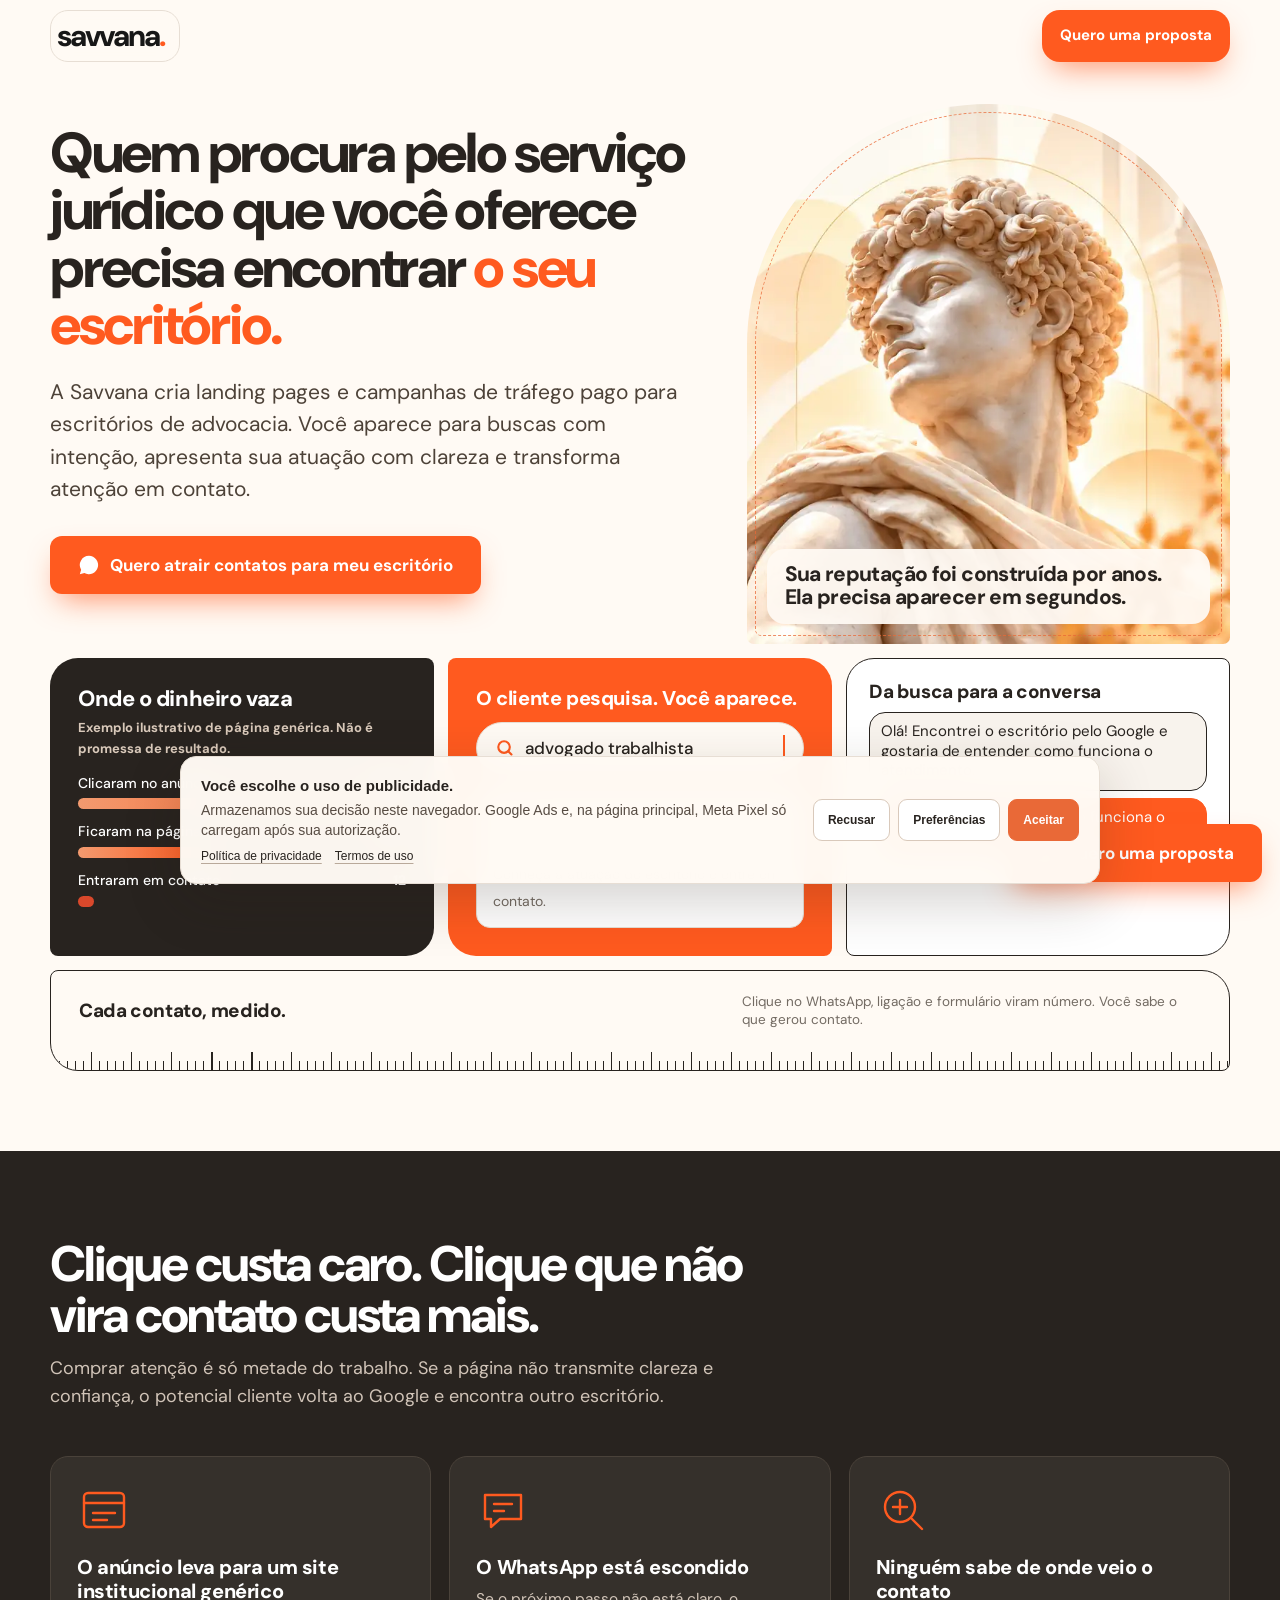
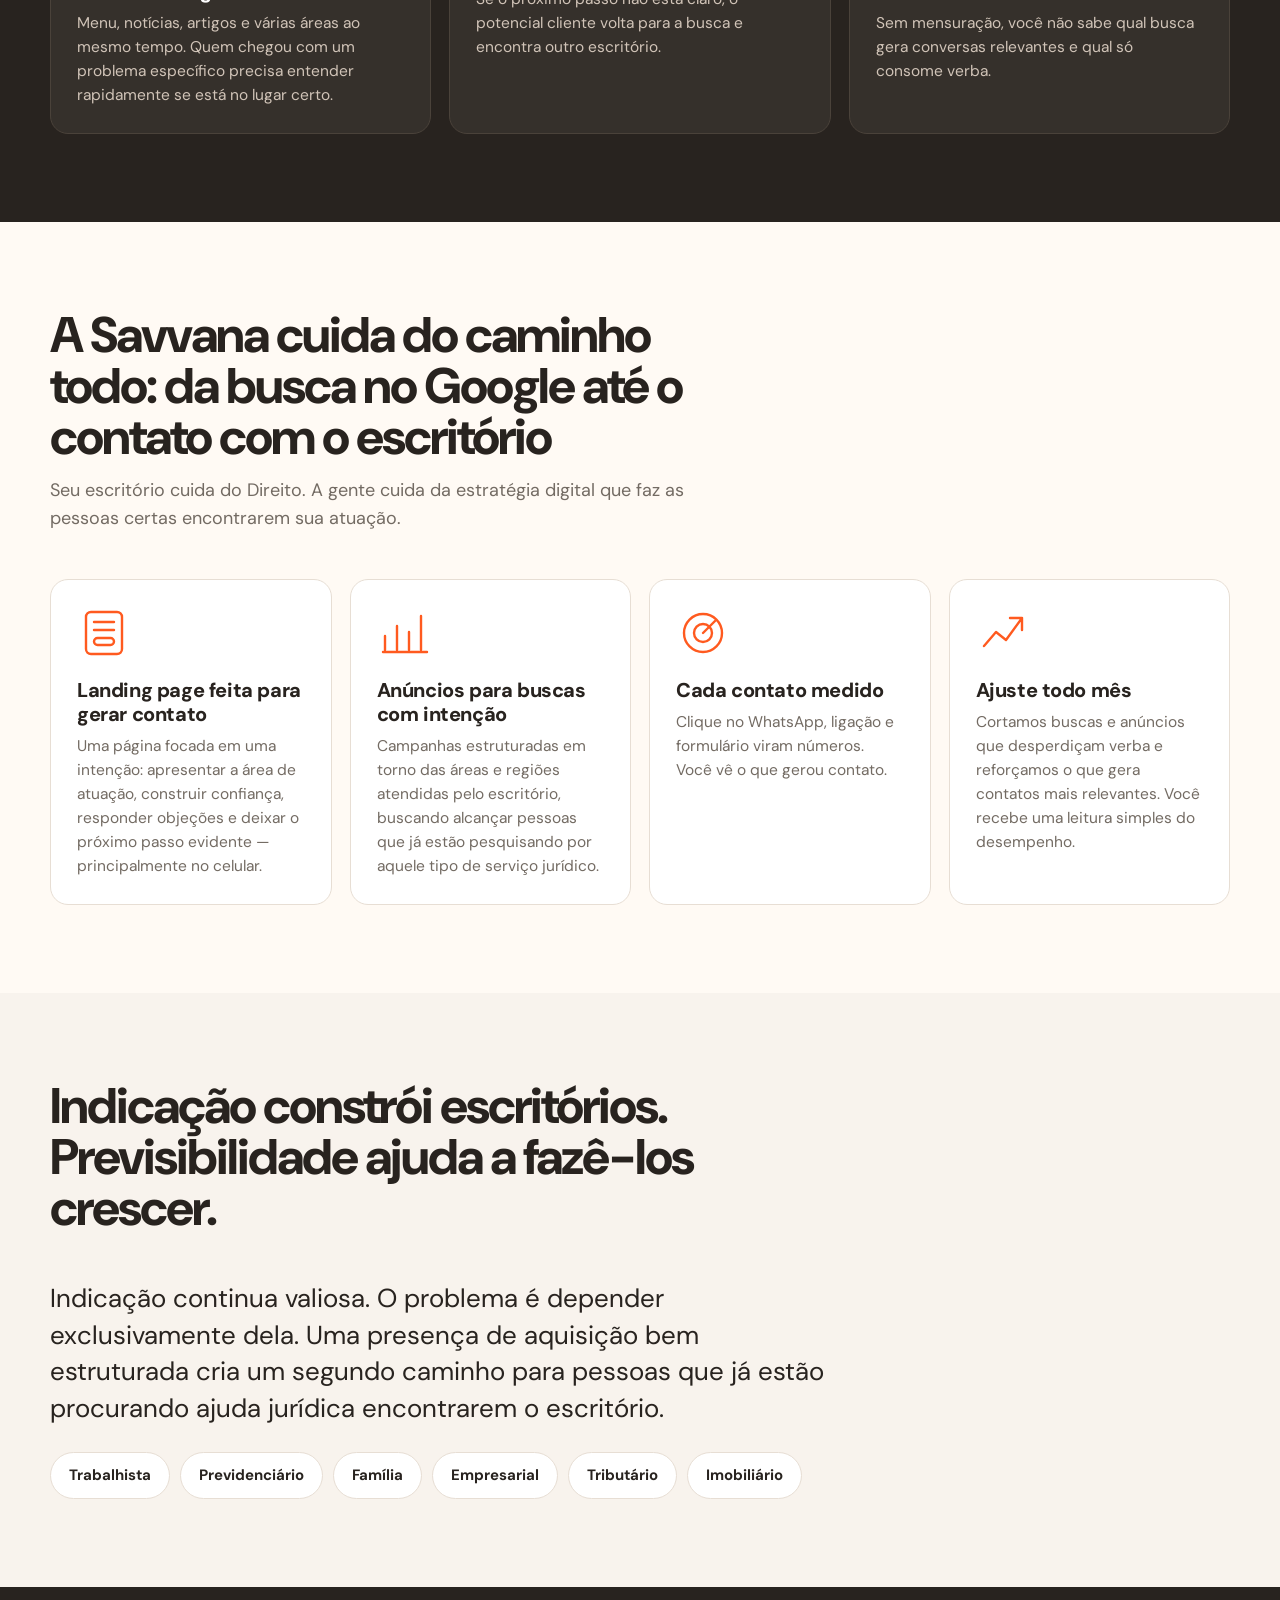
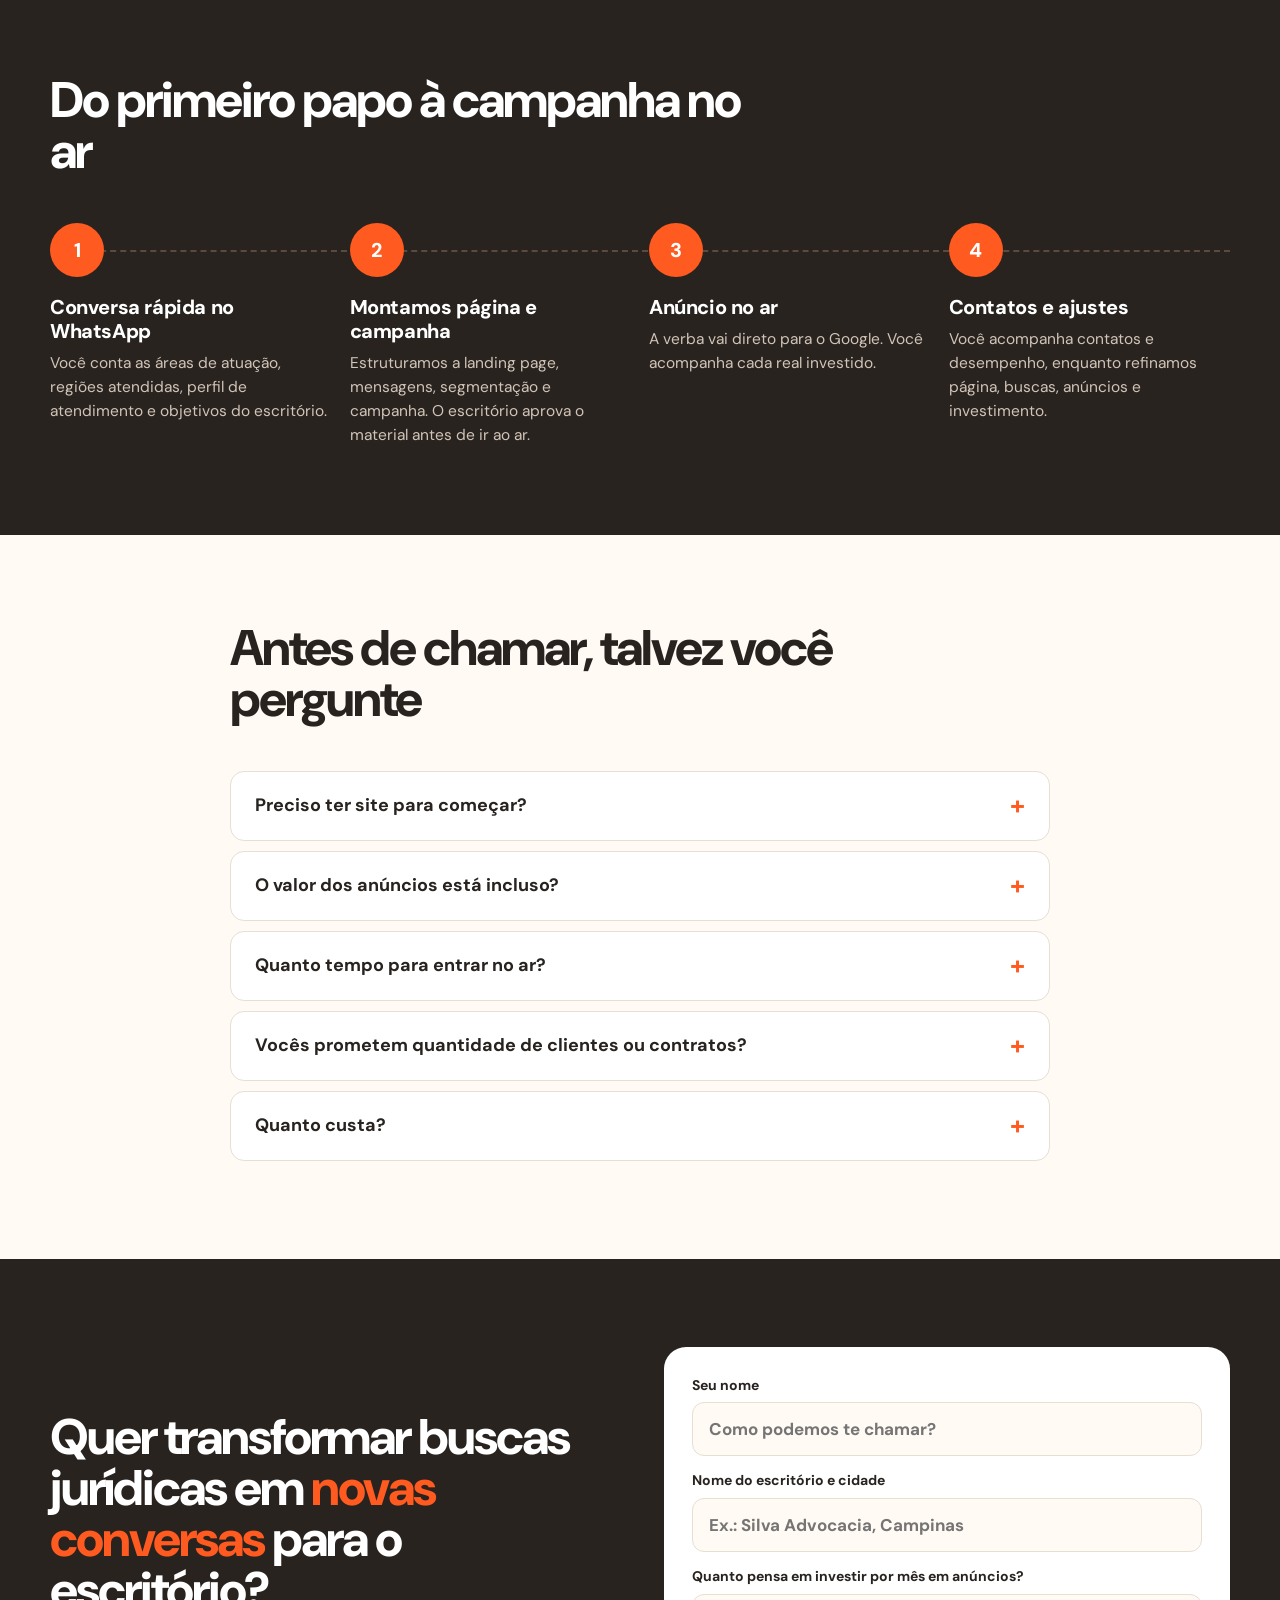
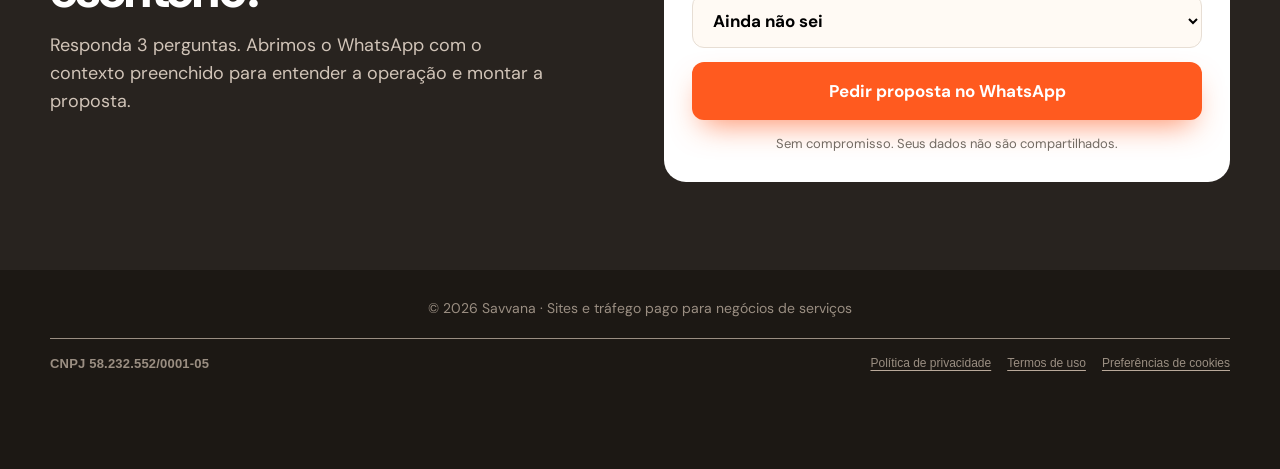
<file: direito/index.html>
<!DOCTYPE html>
<html lang="pt-BR">
<head>
<meta charset="utf-8">
<meta name="viewport" content="width=device-width, initial-scale=1, viewport-fit=cover">
<title>Tráfego Pago e Landing Pages para Advocacia | Savvana</title>
<meta name="description" content="Landing pages e tráfego pago para escritórios de advocacia transformarem buscas no Google em contatos qualificados. Estratégia, página e mensuração em um só lugar.">
<meta name="robots" content="index, follow, max-image-preview:large">
<meta name="theme-color" content="#28231f">
<link rel="canonical" href="https://SEUSITE.com.br/advocacia">
<meta property="og:type" content="website"><meta property="og:locale" content="pt_BR">
<meta property="og:title" content="Savvana: tráfego pago e landing pages para advocacia">
<meta property="og:description" content="Landing pages + Google Ads para escritórios de advocacia. Da busca pelo serviço jurídico ao contato com o escritório.">
<link rel="icon" href="data:image/svg+xml,%3Csvg xmlns='http://www.w3.org/2000/svg' viewBox='0 0 64 64'%3E%3Crect width='64' height='64' rx='16' fill='%23f16f39'/%3E%3Cpath d='M42 20c-4-6-20-6-20 3 0 10 23 3 23 15 0 11-23 14-29 3' fill='none' stroke='%23fffaf4' stroke-width='6' stroke-linecap='round'/%3E%3C/svg%3E">
<link rel="preconnect" href="https://fonts.googleapis.com"><link rel="preconnect" href="https://fonts.gstatic.com" crossorigin>
<link rel="stylesheet" href="https://fonts.googleapis.com/css2?family=DM+Sans:opsz,wght@9..40,400;9..40,500;9..40,700;9..40,800&display=swap">
<script type="application/ld+json">{"@context":"https://schema.org","@graph":[{"@type":"ProfessionalService","name":"Savvana","description":"Landing pages e tráfego pago para escritórios de advocacia","telephone":"+5511914930743","areaServed":"BR"},{"@type":"FAQPage","mainEntity":[{"@type":"Question","name":"Preciso ter site para começar?","acceptedAnswer":{"@type":"Answer","text":"Não. Criamos a landing page da campanha e ela já nasce pronta para apresentar o escritório e receber contatos."}},{"@type":"Question","name":"O valor dos anúncios está incluso?","acceptedAnswer":{"@type":"Answer","text":"Não. O investimento em anúncios vai direto para o Google, separado do nosso serviço, e você acompanha cada real."}},{"@type":"Question","name":"Vocês prometem quantidade de contatos?","acceptedAnswer":{"@type":"Answer","text":"Não prometemos número de contatos ou contratos. Medimos o desempenho da campanha e ajustamos a estratégia com base nos dados."}}]}]}</script>

<style>
:root{--ink:#28231f;--ink2:#35302b;--paper:#fffaf4;--paper2:#f8f3ed;--or:#e96937;--or2:#c94a20;--line:#e7ded4;--mut:#736b63;--e:cubic-bezier(.22,1,.36,1);--f:"DM Sans","Segoe UI",Arial,sans-serif}
*,*::before,*::after{box-sizing:border-box}html{scroll-behavior:smooth;scroll-padding-top:84px}
body{margin:0;background:var(--paper);color:var(--ink);font:400 17px/1.55 var(--f);-webkit-font-smoothing:antialiased}
body.lock{overflow:hidden}a{color:inherit;text-decoration:none}svg{display:block;max-width:100%}button,input,select{font:inherit}p{margin:0}
:focus-visible{outline:3px solid var(--or);outline-offset:3px}
.w{width:min(100% - 40px,1180px);margin-inline:auto}
h1,h2,h3{margin:0;letter-spacing:-.04em;line-height:1.02;font-weight:800}
h1{font-size:clamp(38px,5.6vw,72px)}h2{font-size:clamp(30px,4vw,50px)}h3{font-size:20px;letter-spacing:-.02em;line-height:1.2}
.or{color:var(--or)}
.btn{display:inline-flex;align-items:center;justify-content:center;gap:10px;min-height:58px;padding:0 28px;border-radius:12px;border:0;background:var(--or);color:#fff;font-weight:700;font-size:17px;cursor:pointer;box-shadow:0 14px 30px -10px rgba(233,105,55,.7);transition:transform .25s var(--e),background .2s}
.btn:hover{transform:translateY(-3px);background:var(--or2)}.btn svg{width:22px;height:22px}
.pulse{animation:pulse 2.4s 1.5s infinite}@keyframes pulse{0%{box-shadow:0 0 0 0 rgba(233,105,55,.55)}70%,100%{box-shadow:0 0 0 18px rgba(233,105,55,0)}}

/* INTRO */
#intro{position:fixed;inset:0;z-index:200;background:#000;color:#fff;display:grid;place-items:center;text-align:center;overflow:hidden;transition:transform .9s var(--e),opacity .6s}
#intro.out{transform:translate3d(0,-100%,0);opacity:0;pointer-events:none;visibility:hidden}
.blob{position:absolute;border-radius:50%;filter:blur(70px);background:radial-gradient(circle,#ff9a68,#e96937 55%,transparent 72%);animation:drift 9s ease-in-out infinite alternate}
.b1{width:60vmax;height:60vmax;left:-20vmax;bottom:-34vmax}.b2{width:34vmax;height:34vmax;right:-12vmax;top:-14vmax;opacity:.7;animation-delay:-4s}
@keyframes drift{to{transform:translate(6vmax,-4vmax) scale(1.15)}}
.stage{position:relative;width:min(100% - 40px,900px);height:40vh}
.k{position:absolute;inset:0;display:grid;place-items:center;font-size:clamp(46px,10vw,110px);font-weight:700;letter-spacing:-.04em;line-height:1.05;opacity:0;animation:k 1.2s var(--d) both;background:linear-gradient(#fff,#b9b0a8);-webkit-background-clip:text;background-clip:text;-webkit-text-fill-color:transparent}
.k.sm{font-size:clamp(26px,5vw,52px);font-weight:500}
.k.last{animation-name:kk;font-size:clamp(34px,6.4vw,74px);font-weight:800;-webkit-text-fill-color:#fff;background:none}
.k.last b{color:var(--or)}
@keyframes k{0%{opacity:0;filter:blur(16px);transform:scale(.94)}22%,78%{opacity:1;filter:none;transform:none}100%{opacity:0;filter:blur(12px);transform:scale(1.04)}}
@keyframes kk{0%{opacity:0;filter:blur(16px);transform:scale(.94)}30%,100%{opacity:1;filter:none;transform:none}}
.bar{position:absolute;left:0;bottom:0;height:4px;background:var(--or);width:0;animation:bar 4.8s linear forwards}@keyframes bar{to{width:100%}}
#skip{position:absolute;right:20px;bottom:24px;background:none;border:1px solid #ffffff44;color:#ffffffbb;padding:8px 16px;border-radius:99px;cursor:pointer;font-size:14px}

/* HEADER */
header{position:fixed;top:0;left:0;right:0;z-index:60;background:rgba(255,250,244,.93);backdrop-filter:blur(14px);border-bottom:1px solid var(--line);transform:translateY(-100%);transition:transform .8s .25s var(--e)}
body.ready header{transform:none}
.hd{display:flex;align-items:center;justify-content:space-between;min-height:68px;gap:16px}
.logo{display:flex;align-items:center;gap:10px;font-weight:800;letter-spacing:-.07em;font-size:27px}.logo svg{width:34px;height:34px}
.hd .btn{min-height:44px;padding:0 18px;font-size:15px;box-shadow:none}

/* HERO */
.hero{position:relative;overflow:hidden;padding:128px 0 80px}
.hero .blob{opacity:.25;filter:blur(90px)}.hero .b1{left:auto;right:-18vmax;bottom:-26vmax}.hero .b2{display:none}
.hg{position:relative;display:grid;grid-template-columns:1.05fr .95fr;gap:48px;align-items:center}
.sub{font-size:clamp(18px,2vw,21px);color:#4d4238;margin:22px 0 30px;max-width:30em}
.cta{display:flex;flex-wrap:wrap;gap:14px;align-items:center}.cta small{color:var(--mut);font-size:14px}
.card-v{background:#fff;border:1px solid var(--line);border-radius:24px;padding:22px;box-shadow:0 40px 70px -34px rgba(54,36,20,.4);position:relative}
.srch{display:flex;align-items:center;gap:10px;background:var(--paper);border:1px solid var(--line);border-radius:99px;padding:12px 18px;font-weight:500;margin-bottom:16px}
.srch svg{width:20px;fill:none;stroke:var(--or);stroke-width:2.6;stroke-linecap:round}
.typ{overflow:hidden;white-space:nowrap;width:0;border-right:2px solid var(--or);animation:typ 2.2s .8s steps(26) forwards,blink .8s infinite}
@keyframes typ{to{width:15.5em}}@keyframes blink{50%{border-color:transparent}}
.ad{border:1px solid var(--line);border-radius:14px;padding:14px 16px;margin-bottom:18px;opacity:0;animation:up .6s 3.1s var(--e) forwards}
.ad small{font-size:12px;font-weight:700}.ad b{display:block;color:#1a5fd0;font-size:16px;margin:2px 0}.ad span{font-size:14px;color:var(--mut)}
@keyframes up{from{opacity:0;transform:translateY(12px)}to{opacity:1}}
.lk{font-size:13px;font-weight:700;margin:0 0 10px;color:var(--mut)}
.row{margin-bottom:12px;font-size:14px;font-weight:500}.row div{display:flex;justify-content:space-between;margin-bottom:4px}
.row i{display:block;height:11px;border-radius:99px;background:linear-gradient(90deg,#f29a6f,var(--or));width:0;animation:gr 1.4s var(--t) var(--e) forwards}
.row.lo i{background:#d9482b}@keyframes gr{to{width:var(--w)}}
.note{font-size:12px;color:var(--mut);margin-top:8px}

/* SECTIONS */
section{padding:88px 0}.dark{background:var(--ink);color:#fff}.alt{background:var(--paper2)}
.head{max-width:700px;margin-bottom:46px}.head p{color:var(--mut);margin-top:14px;font-size:18px}.dark .head p{color:#d1c4b8}
.g3{display:grid;grid-template-columns:repeat(3,1fr);gap:18px}.g4{display:grid;grid-template-columns:repeat(4,1fr);gap:18px}
.card{background:#fff;border:1px solid var(--line);border-radius:18px;padding:26px}.dark .card{background:var(--ink2);border-color:#4a423a}
.card p{color:var(--mut);font-size:15.5px;margin-top:8px}.dark .card p{color:#d1c4b8}
.ic{width:54px;height:54px;margin-bottom:18px}.ic *{fill:none;stroke:var(--or);stroke-width:2.4;stroke-linecap:round;stroke-linejoin:round;stroke-dasharray:1;stroke-dashoffset:1;transition:stroke-dashoffset 1.4s var(--e)}
.in .ic *{stroke-dashoffset:0}
.steps{display:grid;grid-template-columns:repeat(4,1fr);gap:18px;position:relative}.steps:before{content:"";position:absolute;left:0;right:0;top:27px;border-top:2px dashed #5b4a3d}
.n{width:54px;height:54px;border-radius:50%;background:var(--or);display:grid;place-items:center;font-weight:800;font-size:20px;margin-bottom:18px;position:relative}
.steps p{color:#d1c4b8;font-size:15.5px;margin-top:8px}
.chips{display:flex;flex-wrap:wrap;gap:10px}.chips span{background:#fff;border:1px solid var(--line);padding:11px 18px;border-radius:99px;font-weight:700;font-size:15px}
details{background:#fff;border:1px solid var(--line);border-radius:14px;margin-bottom:10px}
summary{cursor:pointer;padding:20px 24px;font-weight:700;font-size:18px;list-style:none;display:flex;justify-content:space-between;gap:16px}
summary::after{content:"+";color:var(--or);font-size:26px;line-height:1;transition:transform .25s}details[open] summary::after{transform:rotate(45deg)}
details p{padding:0 24px 22px;color:var(--mut)}
.final{display:grid;grid-template-columns:1fr 1fr;gap:48px;align-items:center}
form{background:#fff;color:var(--ink);border-radius:22px;padding:28px;display:grid;gap:14px}
label{font-weight:700;font-size:14px;display:grid;gap:6px}
input,select{height:54px;border:1.5px solid var(--line);border-radius:12px;padding:0 16px;background:var(--paper);font-size:17px}
input:focus,select:focus{border-color:var(--or);outline:none}form small{color:var(--mut);text-align:center;font-size:13px}
footer{background:#1c1814;color:#9a8e82;padding:28px 0 96px;font-size:14px;text-align:center}
.fab{position:fixed;right:18px;bottom:calc(18px + env(safe-area-inset-bottom,0px));z-index:70;display:none;box-shadow:0 14px 30px -6px rgba(0,0,0,.4)}body.ready .fab{display:inline-flex}
@media(max-width:900px){.hg,.final{grid-template-columns:1fr}.g3,.g4,.steps{grid-template-columns:1fr 1fr}.steps:before{display:none}.hero{padding-top:108px}section{padding:64px 0}}
@media(max-width:560px){.g3,.g4,.steps{grid-template-columns:1fr}.fab{left:18px}.cta .btn{width:100%}}
@media(prefers-reduced-motion:reduce){*{animation-duration:.01s!important;animation-delay:0s!important;transition-duration:.01s!important}#intro{display:none}}
</style>
<style>
:root{--bg:url("[data-uri]")}
body{overflow-x:hidden}
#intro{height:100vh;height:100dvh}
.k{animation:k var(--t,2.4s) var(--d) both;padding:0 20px}
.k.last{animation:kk 2s var(--d) both}
.bar{animation-duration:10.5s}
header{background:linear-gradient(rgba(255,250,244,.55),rgba(255,250,244,.7)),var(--bg) center 30%/cover;padding-top:env(safe-area-inset-top,0px)}
.bdg{font-size:13px;font-weight:700;color:var(--or2);background:#fff;border:1px solid var(--line);padding:6px 12px;border-radius:99px;margin-left:12px}
.logo{display:flex;align-items:center}
.hero{background:linear-gradient(rgba(255,250,244,.3),var(--paper) 96%),var(--bg) center/cover}
.typ{max-width:100%}
.ck{display:flex;flex-wrap:wrap;gap:8px 18px;list-style:none;padding:0;margin:22px 0 0;font-size:15px;font-weight:500}
.ck li:before{content:"\2713";color:var(--or);font-weight:800;margin-right:6px}
.big{font-size:clamp(20px,2.4vw,26px);line-height:1.4;max-width:30em;margin-bottom:26px}
@media(max-width:700px){
.bdg{display:none}.w{width:calc(100% - 32px)}body{font-size:16.5px}
.hero{padding:88px 0 40px}h1{font-size:clamp(34px,10vw,44px);letter-spacing:-.045em}h2{font-size:clamp(28px,8vw,36px)}
.sub{font-size:17px;margin:16px 0 22px}.cta .btn{width:100%;min-height:60px}.hg{gap:28px}
.g3,.g4{grid-template-columns:1fr;gap:12px}.card{padding:20px}.ic{margin-bottom:12px}
.steps{grid-template-columns:1fr;gap:22px}.steps>div{display:grid;grid-template-columns:54px 1fr;column-gap:16px}.steps .n{grid-row:span 2;margin:0}
.fab{left:12px;right:12px;bottom:calc(12px + env(safe-area-inset-bottom,0px));min-height:60px;font-size:18px}
.hd .btn{padding:0 14px;font-size:14px}.blob{filter:blur(48px)}
section{padding:52px 0}.head{margin-bottom:28px}.final{gap:28px}form{padding:20px}summary{padding:18px;font-size:17px}details p{padding:0 18px 20px}
}
</style>
<style>
/* HEADER: dois blocos flutuando sobre a imagem, sem barra */
header{background:none!important;border:0!important;backdrop-filter:none!important;pointer-events:none}
.hd{pointer-events:none;padding-top:10px;min-height:0}.hd>*{pointer-events:auto}
.logo{gap:8px;background:rgba(255,250,244,.92);backdrop-filter:blur(10px);border:1px solid var(--line);border-radius:18px;padding:5px 16px 5px 6px;min-height:52px;font-size:25px}
.logo svg{width:40px;height:40px}.logo b{font-weight:800}.logo i{font-style:normal;color:var(--or)}
.hd .btn{border-radius:18px;min-height:52px;box-shadow:0 10px 24px -8px rgba(233,105,55,.8)}
/* BENTO */
.hero2{padding:78px 0 56px;background:var(--paper)}
.bento{display:grid;grid-template-columns:1fr 1fr;gap:12px}
.t{border-radius:28px;padding:20px;position:relative;overflow:hidden;grid-column:span 2}
.arch{order:0;height:230px;padding:0;border-radius:999px 999px 28px 28px;background:var(--bg) 100% 24%/200% auto no-repeat,#f6e7d6}
.arch:after{content:"";position:absolute;inset:8px;border:1.5px dashed rgba(233,105,55,.75);border-radius:inherit;pointer-events:none}
.arch p{position:absolute;left:0;right:0;bottom:0;margin:0;padding:34px 22px 20px;text-align:center;font-weight:800;letter-spacing:-.03em;line-height:1.12;font-size:19px;background:linear-gradient(transparent,rgba(255,250,244,.95) 70%)}
.hd2{order:1;padding:14px 4px 6px}
.leak{order:2;background:var(--ink);color:#fff;border-radius:28px 8px 28px 8px}
.leak .lk{color:#d9c9ba;margin-bottom:14px}.leak h3{font-size:22px;margin-bottom:6px}
.sr{order:3;background:var(--or);color:#fff;border-radius:8px 28px 8px 28px}
.sr h3{margin-bottom:12px;font-size:20px}.sr .srch{color:var(--ink)}.sr .ad{background:#fff;color:var(--ink);margin:0}
.chat{order:4;grid-column:span 1;background:#fff;border:1.5px solid var(--ink);padding:14px;display:grid;gap:8px;align-content:start;border-radius:28px 8px}
.chat h3{font-size:16px}
.bub{background:var(--paper2);border:1.5px solid var(--ink);border-radius:16px 16px 16px 4px;padding:9px 11px;font-size:13.5px;line-height:1.3;opacity:0;transform:scale(.9);transform-origin:left bottom;animation:pop .5s var(--d) var(--e) forwards}
.bub.me{background:var(--or);color:#fff;border-color:var(--or);border-radius:16px 16px 4px 16px;margin-left:12px;transform-origin:right bottom}
@keyframes pop{to{opacity:1;transform:none}}
.rl{order:5;grid-column:span 1;border:1.5px solid var(--ink);border-radius:8px 28px;padding:14px 14px 34px;display:flex;flex-direction:column;justify-content:space-between;gap:10px}
.rl h3{font-size:16px}.rl p{font-size:13.5px;color:var(--mut);line-height:1.35}
.rl:after{content:"";position:absolute;left:0;right:0;bottom:0;height:20px;background:repeating-linear-gradient(90deg,var(--ink) 0 1.5px,transparent 1.5px 8px) 0 100%/100% 9px no-repeat,repeating-linear-gradient(90deg,var(--ink) 0 1.5px,transparent 1.5px 40px) 0 100%/100% 18px no-repeat}
body.intro-live .typ,body.intro-live .ad,body.intro-live .row i,body.intro-live .bub{animation-play-state:paused}
.typ{animation-delay:.6s,.6s}.ad{animation-delay:2.9s}.row i{animation-delay:3s}
.leak .row i{animation-delay:.8s}
@media(min-width:900px){
.hero2{padding:104px 0 80px}.bento{grid-template-columns:repeat(12,1fr);gap:14px}
.t{padding:28px}.hd2{grid-column:1/8;padding:20px 12px 10px 0}
.arch{grid-column:8/13;grid-row:1/3;height:auto;min-height:480px;background-size:230% auto;background-position:96% 14%}
.arch p{font-size:24px}.leak{grid-column:1/5;grid-row:2}.sr{grid-column:5/8;grid-row:2}
.chat{grid-column:1/6;grid-row:3;padding:22px}.rl{grid-column:6/13;grid-row:3;padding:22px 22px 40px}
.chat h3,.rl h3{font-size:19px}.bub{font-size:15px}
}
@media(max-width:700px){.hero2{padding:74px 0 40px}.t{padding:18px}.hd2{padding:12px 2px 4px}}
</style>
<style>
.hd2{grid-column:span 2}
.arch{height:260px;background:var(--bg) 100% 30%/cover no-repeat,#f6e7d6}
.arch p{left:16px;right:16px;bottom:16px;padding:12px 14px;border-radius:18px;background:rgba(255,250,244,.94);text-align:left;font-size:17px}
@media(max-width:700px){h1{font-size:clamp(32px,9.2vw,42px)}.hero2{padding-bottom:96px}}
@media(min-width:900px){
.hd2{grid-column:1/8}h1{font-size:clamp(40px,4.4vw,64px)}
.arch{grid-column:8/13;grid-row:1;height:auto;min-height:540px;background:var(--bg) 100% 30%/cover no-repeat,#f6e7d6}
.arch p{font-size:21px;left:20px;right:20px;bottom:20px;padding:14px 18px}
.leak{grid-column:1/5;grid-row:2}.sr{grid-column:5/9;grid-row:2}.chat{grid-column:9/13;grid-row:2}
.rl{grid-column:1/13;grid-row:3;flex-direction:row;align-items:center;padding:22px 28px 40px}.rl p{max-width:34em}
}
</style>
<style>
#intro{background:#140f0b}
.bar{animation-duration:13.2s}
.k.s{background:none;-webkit-text-fill-color:currentColor;color:#f6e4d0;animation:sc var(--t) var(--d) both;font:italic 400 clamp(28px,6.6vw,58px)/1.2 Georgia,"Times New Roman",serif;letter-spacing:-.01em;padding:0 26px}
.k.s p{margin:0;max-width:15em}
.k.s .w{display:inline-block;opacity:0;transform:translateY(16px);filter:blur(8px);animation:wd .8s calc(var(--d) + var(--i)*.17s) var(--e) forwards}
.k.last.s{font:800 clamp(32px,7vw,68px)/1.05 var(--f);letter-spacing:-.04em;color:#fff;animation:sk 3.4s var(--d) both}
.k.s b{color:var(--or);font-weight:inherit}
.cut{position:absolute;left:50%;bottom:6%;width:min(52%,300px);height:3px;background:var(--or);border-radius:3px;transform:translateX(-50%) scaleX(0);animation:cut 1.2s 11.9s var(--e) forwards}
@keyframes sc{0%{opacity:0}6%{opacity:1}86%{opacity:1}100%{opacity:0;filter:blur(10px)}}
@keyframes sk{0%{opacity:0}6%,100%{opacity:1}}
@keyframes wd{to{opacity:1;transform:none;filter:none}}
@keyframes cut{to{transform:translateX(-50%) scaleX(1)}}
</style>
<style>
.bar{animation-duration:19s}
.k.s .w{filter:blur(4px);transform:translateY(10px);animation:wd .7s calc(var(--d) + var(--i)*.2s) var(--e) forwards}
.cut{animation-delay:17s}
@keyframes sc{0%{opacity:0}8%{opacity:1}90%{opacity:1}100%{opacity:0}}
</style>

<style>
/* MOBILE FAILSAFE — a página nunca pode ficar presa atrás da intro. */
#intro{
  touch-action:none;
  overscroll-behavior:contain;
  -webkit-user-select:none;
  user-select:none;
  animation:introFailsafe .01s 19.25s step-end forwards;
}
@keyframes introFailsafe{
  to{opacity:0;visibility:hidden;pointer-events:none;transform:translate3d(0,-100%,0)}
}
/* O conteúdo principal é funcional por padrão; JS só melhora a transição. */
header{transform:none}
.fab{display:inline-flex}
@media(prefers-reduced-motion:reduce){
  #intro{display:none!important;animation:none!important}
  body.intro-live .typ,body.intro-live .ad,body.intro-live .row i,body.intro-live .bub{animation-play-state:running}
}
</style>

<style id="savvana-correcoes-finais">
:root{--or:#ff5a1f;--or2:#e74710}

/* LOGO OFICIAL: wordmark savvana. — sem o ícone inventado */
.logo{
  display:inline-flex!important;
  align-items:center!important;
  gap:0!important;
  font-family:"DM Sans","Segoe UI",Arial,sans-serif!important;
  font-size:30px!important;
  font-weight:800!important;
  letter-spacing:-.075em!important;
  line-height:1!important;
  color:#171717!important;
}
.logo svg{display:none!important}
.logo b{font:inherit!important;color:#171717!important}
.logo i{
  font:inherit!important;
  font-style:normal!important;
  color:#171717!important;
}
.logo i::after{
  content:".";
  color:#ff5a1f;
  margin-left:.015em;
}

/* Laranja mais vivo */
.or{color:#ff5a1f!important}
.btn{background:#ff5a1f!important;box-shadow:0 14px 30px -10px rgba(255,90,31,.68)!important}
.btn:hover{background:#e74710!important}
#intro .bar{background:#ff5a1f!important}
#intro .blob{background:radial-gradient(circle,#ff9b68,#ff5a1f 55%,transparent 72%)!important}
.k.last b{color:#ff5a1f!important}

/* CORREÇÃO DA INTRO NO MOBILE SEM ALTERAR UMA PALAVRA DO TEXTO */
@media(max-width:700px){
  #intro .stage{
    width:calc(100vw - 34px)!important;
    max-width:620px!important;
    height:54dvh!important;
  }
  #intro .k{
    width:100%!important;
    max-width:100%!important;
    padding:0 2px!important;
  }
  #intro .k p{
    width:100%!important;
    max-width:100%!important;
    margin:0 auto!important;
    padding:0!important;
    font-size:clamp(27px,8vw,42px)!important;
    line-height:1.09!important;
    letter-spacing:-.04em!important;
    text-wrap:balance!important;
    overflow-wrap:normal!important;
    word-break:normal!important;
  }
  #intro .k .w{
    width:auto!important;
    display:inline-block!important;
    margin:0!important;
  }
  #intro .k.last p{font-size:clamp(28px,8.2vw,43px)!important}
}
footer .cnpj{display:block;margin-top:5px;font-size:12px;color:#b6aaa0}
</style>

<link rel="stylesheet" href="/assets/savvana-consent.css">
<script src="/assets/savvana-consent.js"></script>
</head>
<body class="ready intro-live">

<div id="intro" aria-hidden="true">
  <div class="blob b1"></div><div class="blob b2"></div>
  <div class="stage">
    <div class="k s" style="--d:.3s;--t:5s"><p><span class="w" style="--i:0">Você</span> <span class="w" style="--i:1">passou</span> <span class="w" style="--i:2">anos</span> <span class="w" style="--i:3">construindo</span> <span class="w" style="--i:4">nome,</span> <span class="w" style="--i:5">experiência</span> <span class="w" style="--i:6">e reputação.</span></p></div>
    <div class="k s" style="--d:5.4s;--t:3.8s"><p><span class="w" style="--i:0">Mas</span> <span class="w" style="--i:1">no</span> <span class="w" style="--i:2">Google,</span> <span class="w" style="--i:3">isso</span> <span class="w" style="--i:4">não basta.</span></p></div>
    <div class="k s" style="--d:9.3s;--t:5.6s"><p><span class="w" style="--i:0">Enquanto</span> <span class="w" style="--i:1">isso,</span> <span class="w" style="--i:2">alguém</span> <span class="w" style="--i:3">procura</span> <span class="w" style="--i:4">agora</span> <span class="w" style="--i:5">por</span> <span class="w" style="--i:6">um</span> <span class="w" style="--i:7">advogado</span> <span class="w" style="--i:8">na</span> <span class="w" style="--i:9">sua</span> <span class="w" style="--i:10">área.</span></p></div>
    <div class="k s last" style="--d:15s;"><p><span class="w" style="--i:0">Vamos</span> <span class="w" style="--i:1">fazer</span> <span class="w" style="--i:2">essa</span> <span class="w" style="--i:3">pessoa</span> <b><span class="w" style="--i:4">chegar</span> <span class="w" style="--i:5">até</span> <span class="w" style="--i:6">você.</span></b></p></div>
    <div class="cut"></div>
  </div>
  <div class="bar"></div>
  <button id="skip" type="button">Pular</button>
</div>

<header>
  <div class="w hd">
    <a class="logo" href="#topo" aria-label="Savvana"><b>savvan<i>a</i></b></a>
    <a class="btn wa" href="#" data-src="header">Quero uma proposta</a>
  </div>
</header>

<main id="topo">
<section class="hero2">
  <div class="w bento">
    <div class="t arch"><p>Sua reputação foi construída por anos.<br>Ela precisa aparecer em segundos.</p></div>
    <div class="hd2">
      <h1>Quem procura pelo serviço jurídico que você oferece precisa encontrar <span class="or">o seu escritório.</span></h1>
      <p class="sub">A Savvana cria landing pages e campanhas de tráfego pago para escritórios de advocacia. Você aparece para buscas com intenção, apresenta sua atuação com clareza e transforma atenção em contato.</p>
      <div class="cta"><a class="btn pulse wa" href="#" data-src="hero"><svg viewBox="0 0 24 24" fill="currentColor"><path d="M12 2a10 10 0 00-8.6 15.1L2 22l5-1.3A10 10 0 1012 2z"/></svg>Quero atrair contatos para meu escritório</a></div>
    </div>
    <div class="t leak" aria-hidden="true">
      <h3>Onde o dinheiro vaza</h3><p class="lk">Exemplo ilustrativo de página genérica. Não é promessa de resultado.</p>
      <div class="row"><div><span>Clicaram no anúncio</span><b>1.000</b></div><i style="--w:100%;--t:.8s"></i></div>
      <div class="row"><div><span>Ficaram na página</span><b>380</b></div><i style="--w:38%;--t:.8s"></i></div>
      <div class="row lo"><div><span>Entraram em contato</span><b>12</b></div><i style="--w:5%;--t:.8s"></i></div>
    </div>
    <div class="t sr" aria-hidden="true">
      <h3>O cliente pesquisa. Você aparece.</h3>
      <div class="srch"><svg viewBox="0 0 24 24"><circle cx="11" cy="11" r="7"/><path d="M20 20l-4-4"/></svg><span class="typ">advogado trabalhista</span></div>
      <div class="ad"><small>Anúncio</small><b>Advocacia trabalhista na sua cidade</b><span>Conheça a atuação do escritório e entre em contato.</span></div>
    </div>
    <div class="t chat" aria-hidden="true">
      <h3>Da busca para a conversa</h3>
      <div class="bub" style="--d:1.2s">Olá! Encontrei o escritório pelo Google e gostaria de entender como funciona o atendimento.</div>
      <div class="bub me" style="--d:2.6s">Claro. Vou te explicar como funciona o primeiro atendimento.</div>
    </div>
    <div class="t rl">
      <h3>Cada contato, medido.</h3>
      <p>Clique no WhatsApp, ligação e formulário viram número. Você sabe o que gerou contato.</p>
    </div>
  </div>
</section>

<section class="dark reveal">
  <div class="w">
    <div class="head"><h2>Clique custa caro. Clique que não vira contato custa mais.</h2><p>Comprar atenção é só metade do trabalho. Se a página não transmite clareza e confiança, o potencial cliente volta ao Google e encontra outro escritório.</p></div>
    <div class="g3">
      <div class="card"><svg class="ic" viewBox="0 0 54 54"><rect pathLength="1" x="7" y="10" width="40" height="34" rx="4"/><path pathLength="1" d="M7 20h40M16 30h22M16 37h14"/></svg><h3>O anúncio leva para um site institucional genérico</h3><p>Menu, notícias, artigos e várias áreas ao mesmo tempo. Quem chegou com um problema específico precisa entender rapidamente se está no lugar certo.</p></div>
      <div class="card"><svg class="ic" viewBox="0 0 54 54"><path pathLength="1" d="M9 12h36v24H24l-9 8v-8H9z"/><path pathLength="1" d="M18 21h18M18 28h10"/></svg><h3>O WhatsApp está escondido</h3><p>Se o próximo passo não está claro, o potencial cliente volta para a busca e encontra outro escritório.</p></div>
      <div class="card"><svg class="ic" viewBox="0 0 54 54"><circle pathLength="1" cx="24" cy="24" r="15"/><path pathLength="1" d="M35 35l11 11M17 24h14M24 17v14"/></svg><h3>Ninguém sabe de onde veio o contato</h3><p>Sem mensuração, você não sabe qual busca gera conversas relevantes e qual só consome verba.</p></div>
    </div>
  </div>
</section>

<section class="reveal">
  <div class="w">
    <div class="head"><h2>A Savvana cuida do caminho todo: da busca no Google até o contato com o escritório</h2><p>Seu escritório cuida do Direito. A gente cuida da estratégia digital que faz as pessoas certas encontrarem sua atuação.</p></div>
    <div class="g4">
      <div class="card"><svg class="ic" viewBox="0 0 54 54"><rect pathLength="1" x="9" y="6" width="36" height="42" rx="5"/><path pathLength="1" d="M17 16h20M17 24h20"/><rect pathLength="1" x="17" y="32" width="20" height="7" rx="3.5"/></svg><h3>Landing page feita para gerar contato</h3><p>Uma página focada em uma intenção: apresentar a área de atuação, construir confiança, responder objeções e deixar o próximo passo evidente — principalmente no celular.</p></div>
      <div class="card"><svg class="ic" viewBox="0 0 54 54"><path pathLength="1" d="M8 44V30M20 44V20M32 44V26M44 44V10M6 46h44"/></svg><h3>Anúncios para buscas com intenção</h3><p>Campanhas estruturadas em torno das áreas e regiões atendidas pelo escritório, buscando alcançar pessoas que já estão pesquisando por aquele tipo de serviço jurídico.</p></div>
      <div class="card"><svg class="ic" viewBox="0 0 54 54"><circle pathLength="1" cx="27" cy="27" r="19"/><circle pathLength="1" cx="27" cy="27" r="9"/><path pathLength="1" d="M27 27l12-12"/></svg><h3>Cada contato medido</h3><p>Clique no WhatsApp, ligação e formulário viram números. Você vê o que gerou contato.</p></div>
      <div class="card"><svg class="ic" viewBox="0 0 54 54"><path pathLength="1" d="M8 40l12-14 10 8 16-22M34 12h12v12"/></svg><h3>Ajuste todo mês</h3><p>Cortamos buscas e anúncios que desperdiçam verba e reforçamos o que gera contatos mais relevantes. Você recebe uma leitura simples do desempenho.</p></div>
    </div>
  </div>
</section>

<section class="alt reveal">
  <div class="w">
    <div class="head"><h2>Indicação constrói escritórios. Previsibilidade ajuda a fazê-los crescer.</h2></div>
    <p class="big">Indicação continua valiosa. O problema é depender exclusivamente dela. Uma presença de aquisição bem estruturada cria um segundo caminho para pessoas que já estão procurando ajuda jurídica encontrarem o escritório.</p>
    <div class="chips"><span>Trabalhista</span><span>Previdenciário</span><span>Família</span><span>Empresarial</span><span>Tributário</span><span>Imobiliário</span></div>
  </div>
</section>

<section class="dark reveal">
  <div class="w">
    <div class="head"><h2>Do primeiro papo à campanha no ar</h2></div>
    <div class="steps">
      <div><div class="n">1</div><h3>Conversa rápida no WhatsApp</h3><p>Você conta as áreas de atuação, regiões atendidas, perfil de atendimento e objetivos do escritório.</p></div>
      <div><div class="n">2</div><h3>Montamos página e campanha</h3><p>Estruturamos a landing page, mensagens, segmentação e campanha. O escritório aprova o material antes de ir ao ar.</p></div>
      <div><div class="n">3</div><h3>Anúncio no ar</h3><p>A verba vai direto para o Google. Você acompanha cada real investido.</p></div>
      <div><div class="n">4</div><h3>Contatos e ajustes</h3><p>Você acompanha contatos e desempenho, enquanto refinamos página, buscas, anúncios e investimento.</p></div>
    </div>
  </div>
</section>

<section class="reveal">
  <div class="w" style="max-width:820px">
    <div class="head"><h2>Antes de chamar, talvez você pergunte</h2></div>
    <details><summary>Preciso ter site para começar?</summary><p>Não. Criamos a landing page da campanha para apresentar a atuação do escritório e direcionar o potencial cliente para o contato.</p></details>
    <details><summary>O valor dos anúncios está incluso?</summary><p>Não. A verba dos anúncios vai direto para o Google, separada do nosso serviço, e você vê onde cada real foi.</p></details>
    <details><summary>Quanto tempo para entrar no ar?</summary><p>Depende do material e das informações que o escritório já possui. Definimos escopo e prazo na proposta.</p></details>
    <details><summary>Vocês prometem quantidade de clientes ou contratos?</summary><p>Não. Marketing sério não garante contratação. Medimos contatos, custo, origem e qualidade dos sinais disponíveis e ajustamos a campanha continuamente.</p></details>
    <details><summary>Quanto custa?</summary><p>Depende das áreas de atuação, região, estrutura da página e investimento em mídia. Chame no WhatsApp e montamos uma proposta para o escritório.</p></details>
  </div>
</section>

<section class="dark" id="proposta">
  <div class="w final">
    <div>
      <h2>Quer transformar buscas jurídicas em <span class="or">novas conversas</span> para o escritório?</h2>
      <p style="color:#d1c4b8;margin-top:16px;font-size:18px;max-width:28em">Responda 3 perguntas. Abrimos o WhatsApp com o contexto preenchido para entender a operação e montar a proposta.</p>
    </div>
    <form id="f" novalidate>
      <label>Seu nome<input id="nm" autocomplete="name" placeholder="Como podemos te chamar?"></label>
      <label>Nome do escritório e cidade<input id="mc" placeholder="Ex.: Silva Advocacia, Campinas"></label>
      <label>Quanto pensa em investir por mês em anúncios?
        <select id="iv"><option>Ainda não sei</option><option>Até R$ 1.000</option><option>R$ 1.000 a R$ 3.000</option><option>Acima de R$ 3.000</option></select>
      </label>
      <button class="btn" type="submit">Pedir proposta no WhatsApp</button>
      <small>Sem compromisso. Seus dados não são compartilhados.</small>
    </form>
  </div>
</section>
</main>

<footer><div class="w">
  <div>© <span id="yr"></span> Savvana · Sites e tráfego pago para negócios de serviços</div>
  <div class="savvana-footer-legal">
    <span class="savvana-cnpj">CNPJ 58.232.552/0001-05</span>
    <nav class="savvana-footer-links" aria-label="Informações legais"><a href="/politica-de-privacidade/">Política de privacidade</a><a href="/termos-de-uso/">Termos de uso</a><button type="button" data-open-consent>Preferências de cookies</button></nav>
  </div>
</div></footer>

<a class="btn pulse fab wa" href="#" data-src="fab" aria-label="Chamar a Savvana no WhatsApp">
  <svg viewBox="0 0 24 24" fill="currentColor"><path d="M12 2a10 10 0 00-8.6 15.1L2 22l5-1.3A10 10 0 1012 2z"/></svg>Quero uma proposta
</a>

<script>
(function(){
  "use strict";

  var d=document;
  var b=d.body;
  var intro=d.getElementById("intro");
  var skip=d.getElementById("skip");
  var opened=false;
  var introStarted=Date.now();

  /* CRÍTICO: essa rotina vem primeiro. Nada abaixo pode impedir a página de abrir. */
  function openSite(){
    if(opened)return;
    opened=true;

    try{b.classList.remove("lock");}catch(e){}
    try{b.classList.remove("intro-live");}catch(e){}
    try{b.classList.add("ready");}catch(e){}

    if(!intro)return;

    try{intro.classList.add("out");}catch(e){}
    try{
      window.setTimeout(function(){
        try{
          if(intro && intro.parentNode){intro.parentNode.removeChild(intro);}
        }catch(e){}
      },1000);
    }catch(e){
      try{intro.style.display="none";}catch(_){}
    }
  }

  /* Três rotas independentes de saída da intro. */
  var hardTimer=window.setTimeout(openSite,19250);
  var emergencyTimer=window.setTimeout(openSite,20500);

  if(skip){
    skip.onclick=function(ev){
      if(ev&&ev.preventDefault)ev.preventDefault();
      openSite();
      return false;
    };
  }

  var introBar=intro ? intro.querySelector(".bar") : null;
  if(introBar){
    var onAnimEnd=function(ev){
      if(!ev || ev.animationName==="bar")openSite();
    };
    introBar.addEventListener("animationend",onAnimEnd,false);
    introBar.addEventListener("webkitAnimationEnd",onAnimEnd,false);
  }

  /* Safari/iOS pode congelar timers ao trocar de aba/app. Ao voltar, libera. */
  function recoverAfterResume(){
    if(opened)return;
    if(Date.now()-introStarted>3500){openSite();}
  }
  d.addEventListener("visibilitychange",function(){
    if(!d.hidden)recoverAfterResume();
  },false);
  window.addEventListener("pageshow",function(ev){
    if(ev && ev.persisted)openSite();
  },false);
  window.addEventListener("focus",recoverAfterResume,false);

  try{
    if(window.matchMedia && window.matchMedia("(prefers-reduced-motion: reduce)").matches){
      window.clearTimeout(hardTimer);
      window.clearTimeout(emergencyTimer);
      openSite();
    }
  }catch(e){}

  /* A partir daqui tudo é secundário. Qualquer falha fica isolada em try/catch. */
  var WHATS="5511914930743";
  var MSG="Olá, Savvana! Tenho um escritório de advocacia e quero uma proposta de landing page e tráfego pago.";

  function url(t){
    return "https://wa.me/"+WHATS+"?text="+encodeURIComponent(t||MSG);
  }

  try{
    var wa=d.querySelectorAll(".wa");
    for(var i=0;i<wa.length;i++){
      (function(a){
        a.href=url();
        a.target="_blank";
        a.rel="noopener noreferrer";
      })(wa[i]);
    }
  }catch(e){}

  try{
    var form=d.getElementById("f");
    if(form){
      form.addEventListener("submit",function(e){
        if(e&&e.preventDefault)e.preventDefault();
        var n=d.getElementById("nm");
        if(!n || !n.value.trim()){
          if(n){n.focus();n.style.borderColor="#d93025";}
          return false;
        }
        var mc=d.getElementById("mc");
        var iv=d.getElementById("iv");
        var text="Olá, Savvana! Sou "+n.value.trim()+" ("+((mc&&mc.value.trim())||"meu escritório")+"). Investimento em anúncios: "+((iv&&iv.value)||"Ainda não sei")+". Quero uma proposta.";
        var destination=url(text);

        /* location.href funciona melhor que window.open em WebViews/mobile com bloqueio de pop-up. */
        if(window.SavvanaTracking&&typeof window.SavvanaTracking.openWhatsAppAfterConversion==="function"){window.SavvanaTracking.openWhatsAppAfterConversion("form_submit",form,e,destination);}else{window.location.assign(destination);}
        return false;
      },false);
    }
  }catch(e){}

  try{
    var reveals=d.querySelectorAll(".reveal");
    if("IntersectionObserver" in window){
      var io=new IntersectionObserver(function(entries){
        for(var j=0;j<entries.length;j++){
          var x=entries[j];
          if(x.isIntersecting){
            x.target.classList.add("in");
            io.unobserve(x.target);
          }
        }
      },{threshold:.12});
      for(var r=0;r<reveals.length;r++)io.observe(reveals[r]);
    }else{
      for(var q=0;q<reveals.length;q++)reveals[q].classList.add("in");
    }
  }catch(e){
    try{
      var fallback=d.querySelectorAll(".reveal");
      for(var z=0;z<fallback.length;z++)fallback[z].classList.add("in");
    }catch(_){}
  }

  try{
    var yr=d.getElementById("yr");
    if(yr)yr.textContent=new Date().getFullYear();
  }catch(e){}
})();
</script>
<div class="savvana-consent-banner" id="savvana-consent-banner" role="region" aria-label="Preferências de privacidade" hidden>
  <div>
    <p class="savvana-consent-copy"><strong>Você escolhe o uso de publicidade.</strong>Armazenamos sua decisão neste navegador. Google Ads e, na página principal, Meta Pixel só carregam após sua autorização.</p>
    <nav class="savvana-consent-links" aria-label="Documentos legais"><a href="/politica-de-privacidade/">Política de privacidade</a><a href="/termos-de-uso/">Termos de uso</a></nav>
  </div>
  <div class="savvana-consent-actions">
    <button type="button" id="savvana-consent-reject">Recusar</button>
    <button type="button" id="savvana-consent-open">Preferências</button>
    <button type="button" id="savvana-consent-accept" class="savvana-consent-primary">Aceitar</button>
  </div>
</div>
<dialog class="savvana-consent-dialog" id="savvana-consent-preferences" aria-labelledby="savvana-consent-title">
  <div class="savvana-consent-dialog-inner">
    <h2 id="savvana-consent-title">Preferências de privacidade</h2>
    <p>O armazenamento necessário guarda sua escolha. Medição e publicidade ficam desativadas até você autorizar.</p>
    <label class="savvana-consent-option">
      <input type="checkbox" id="savvana-ads-consent">
      <span><strong>Medição e publicidade</strong><span>Permite carregar Google Ads e, na página principal, Meta Pixel para medir contatos.</span></span>
    </label>
    <div class="savvana-consent-dialog-actions">
      <button type="button" id="savvana-consent-close">Voltar</button>
      <button type="button" id="savvana-consent-save" class="savvana-consent-primary">Salvar escolha</button>
    </div>
  </div>
</dialog></body>
</html>
</file>
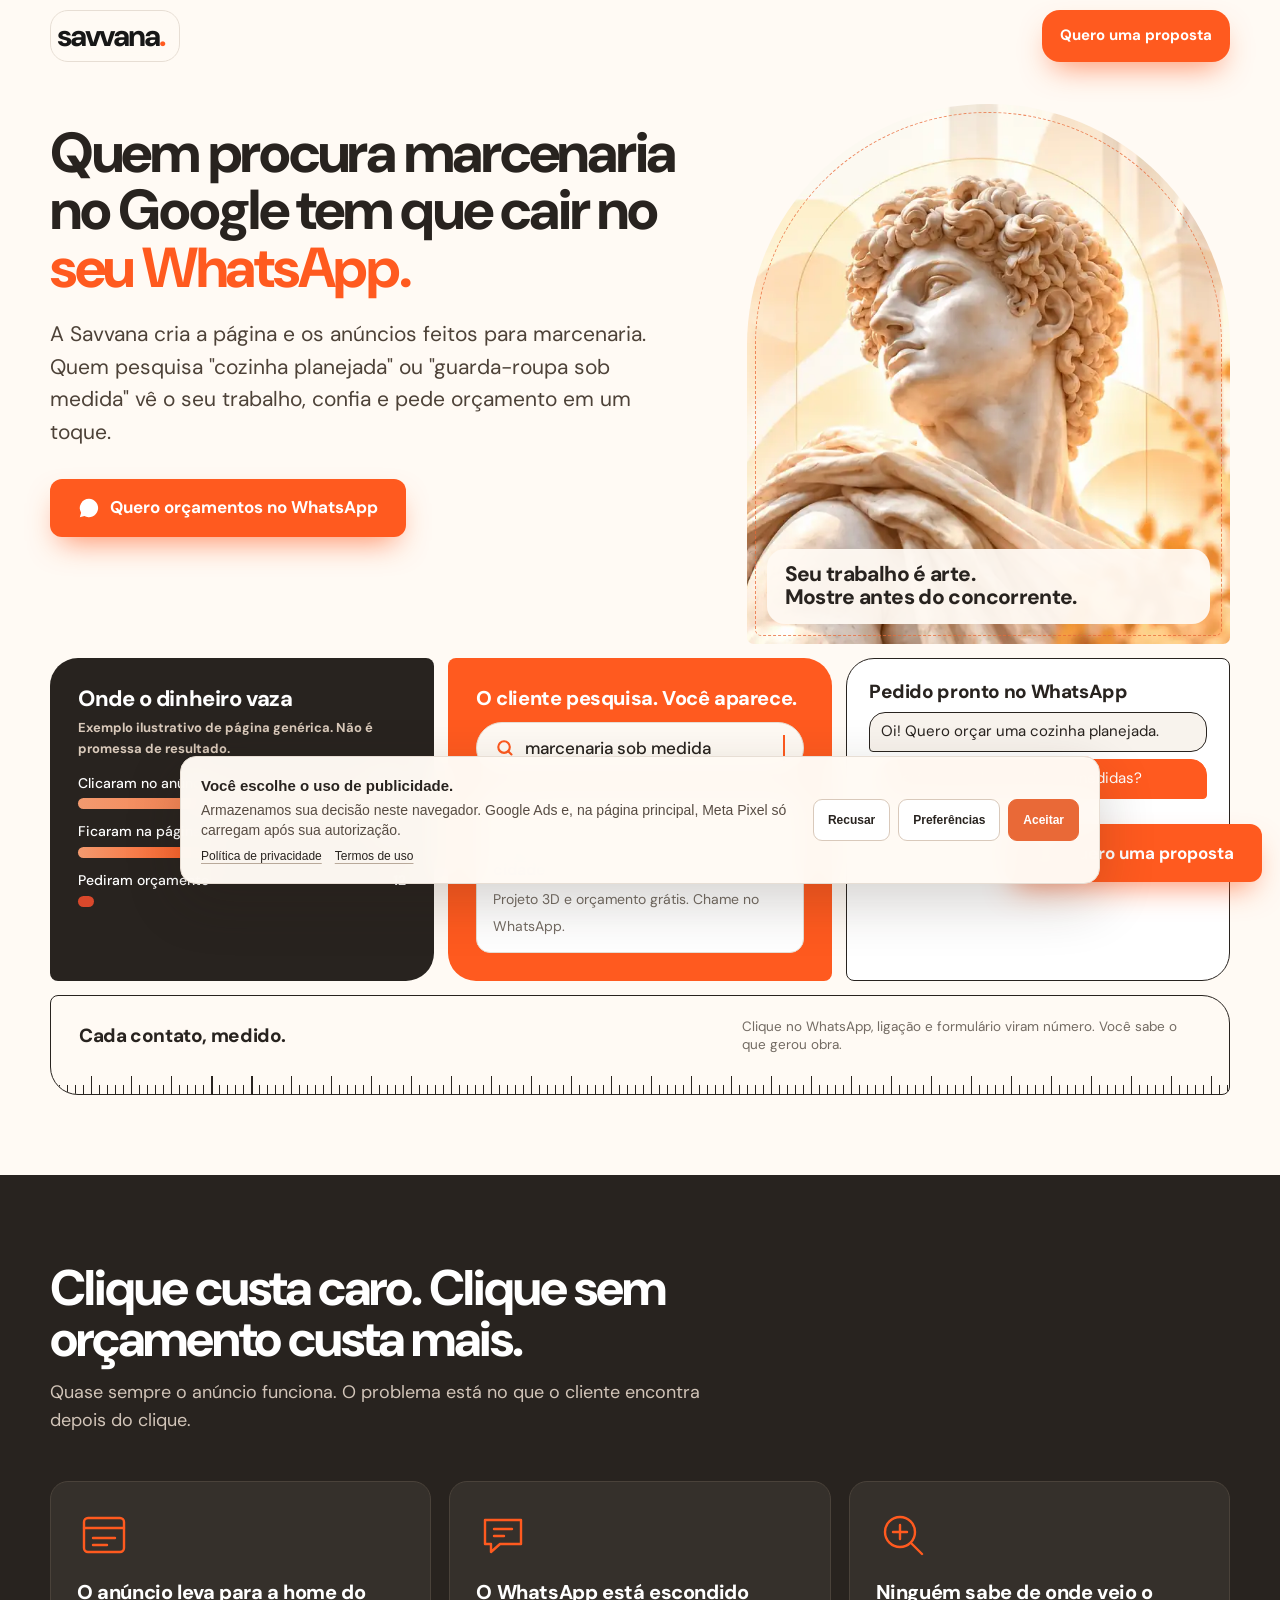
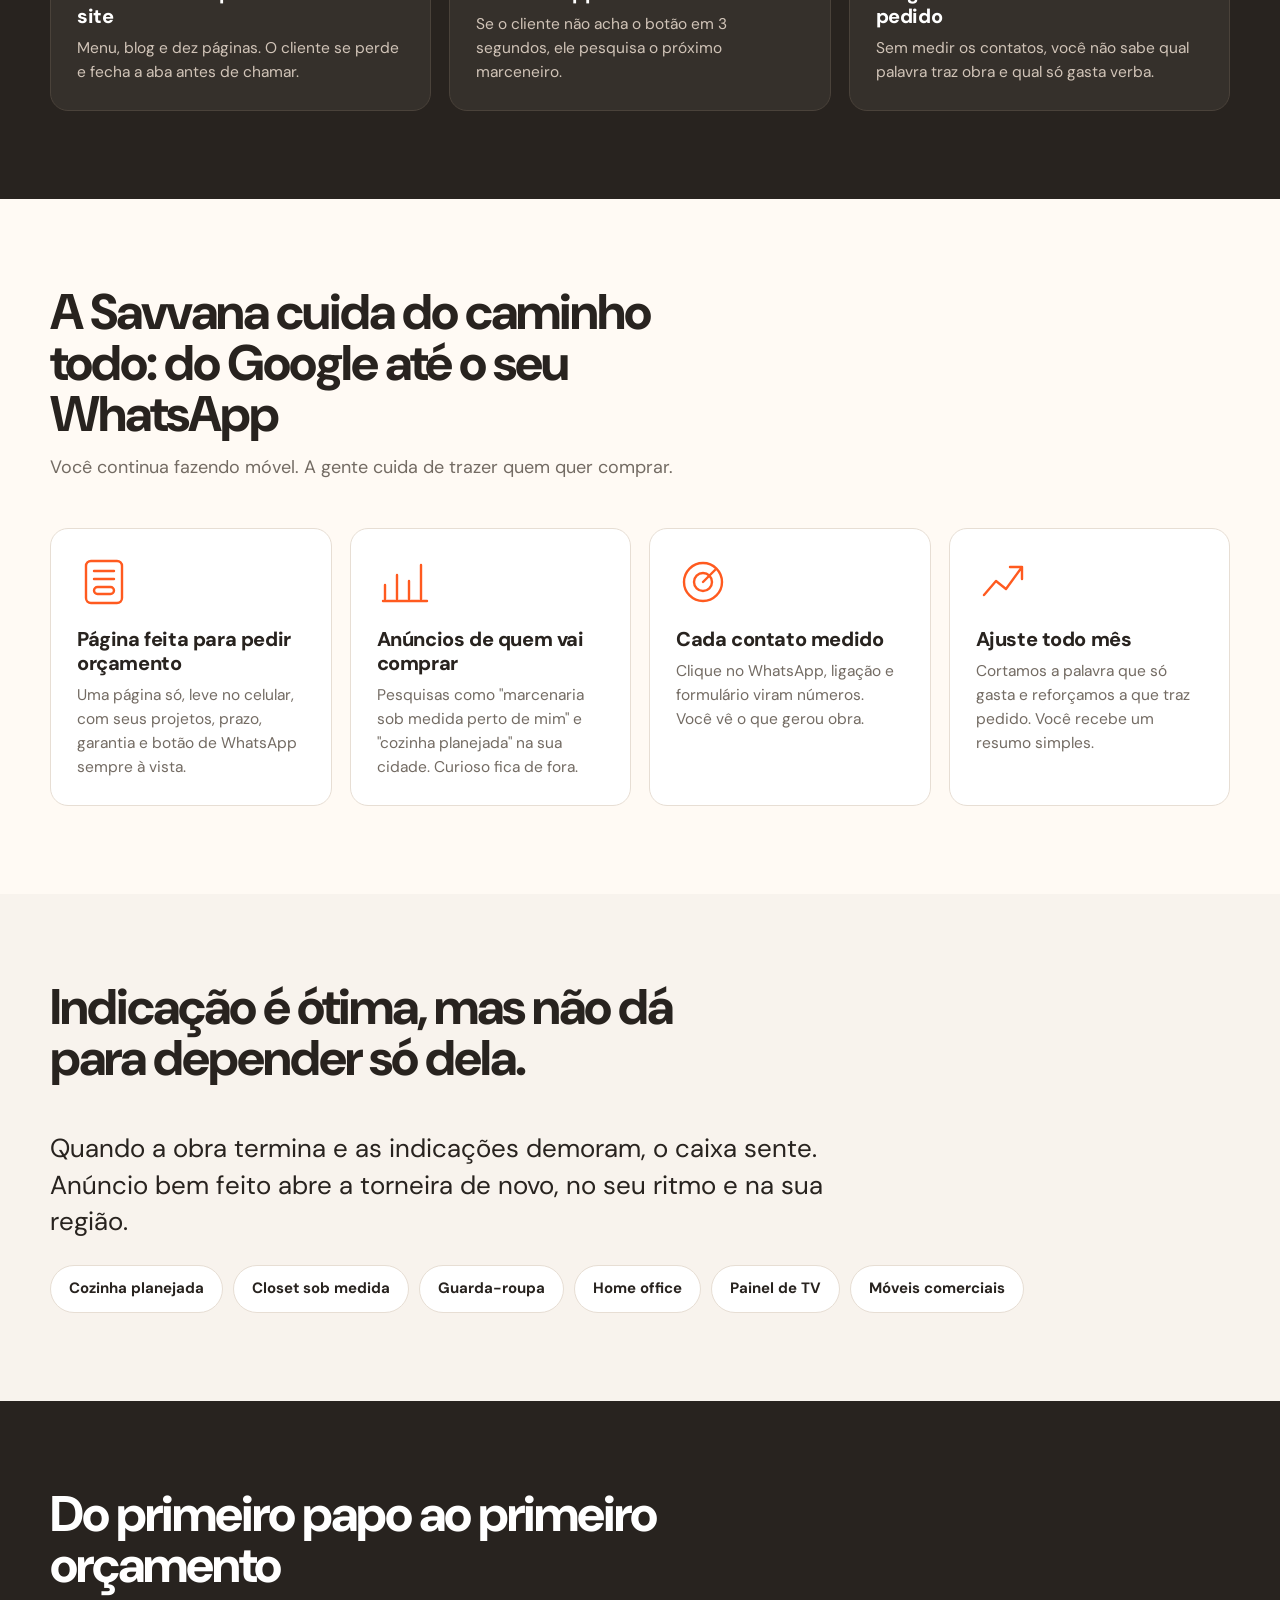
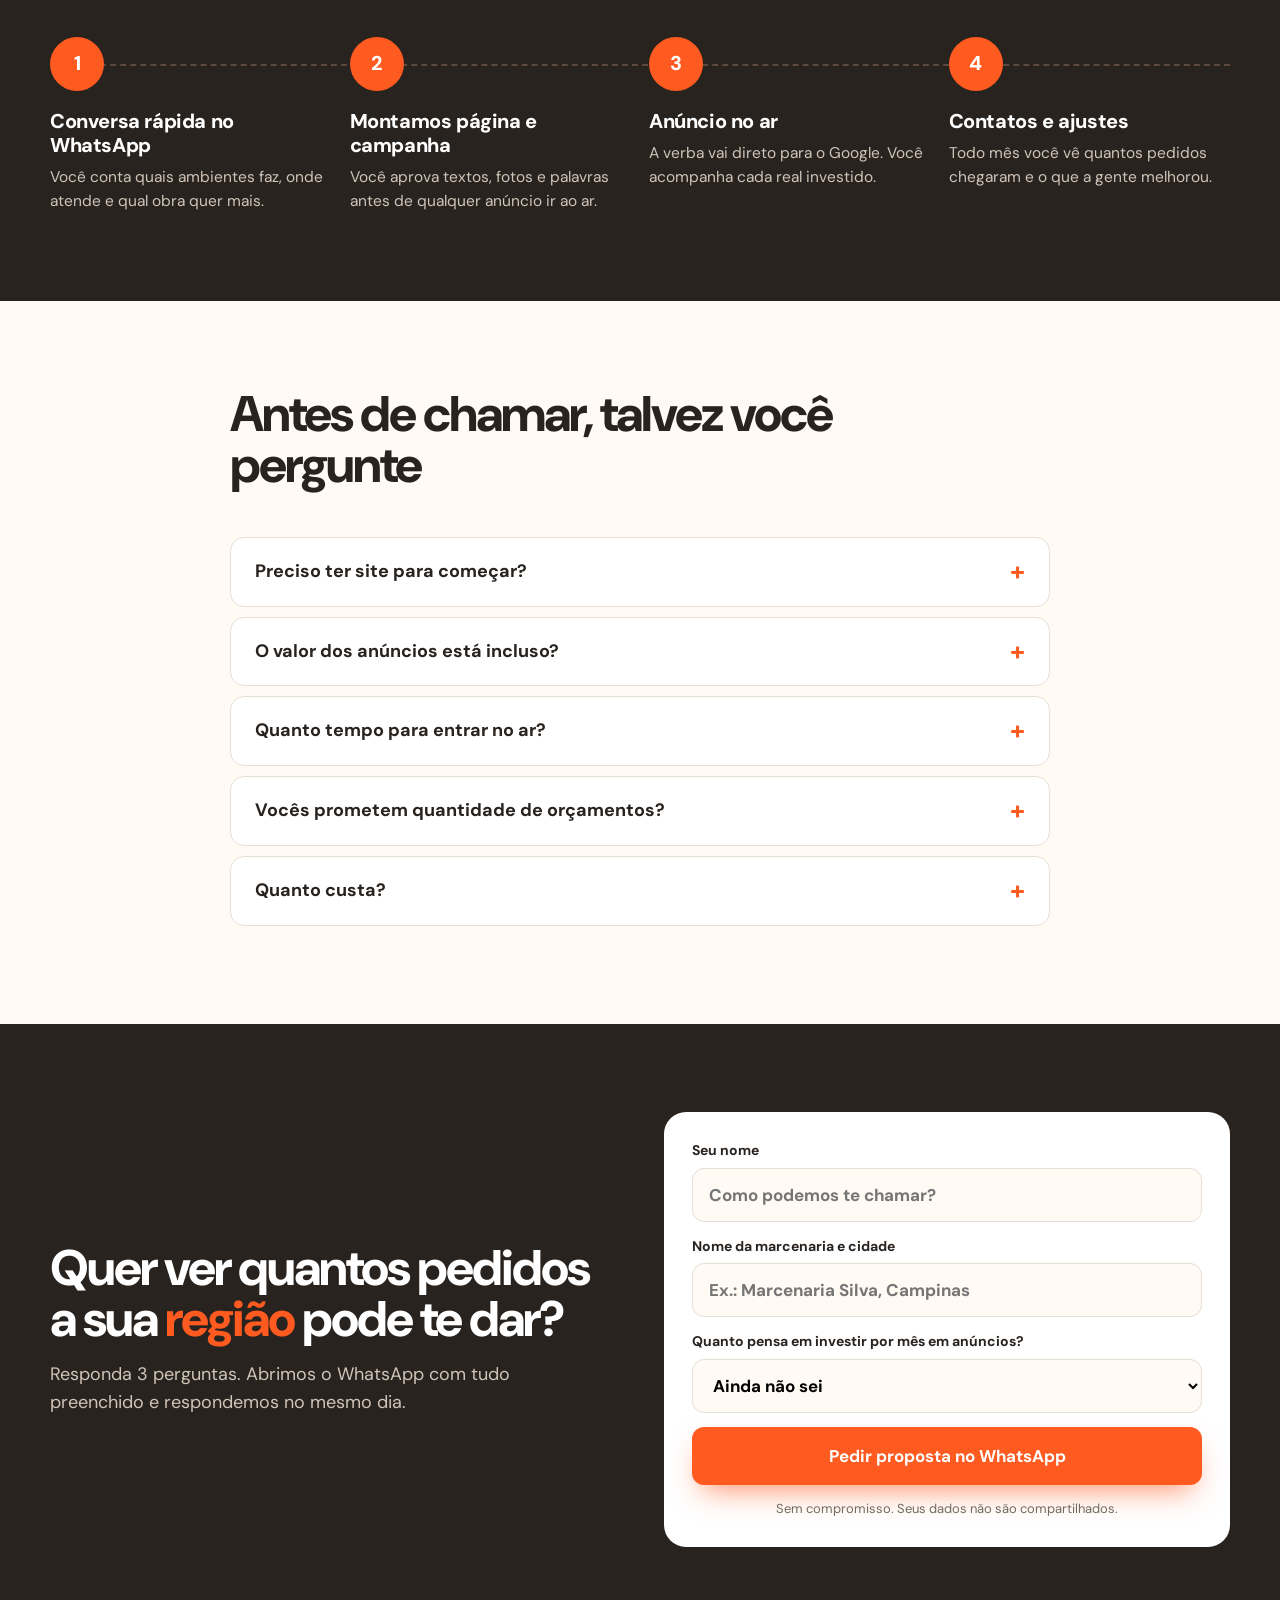
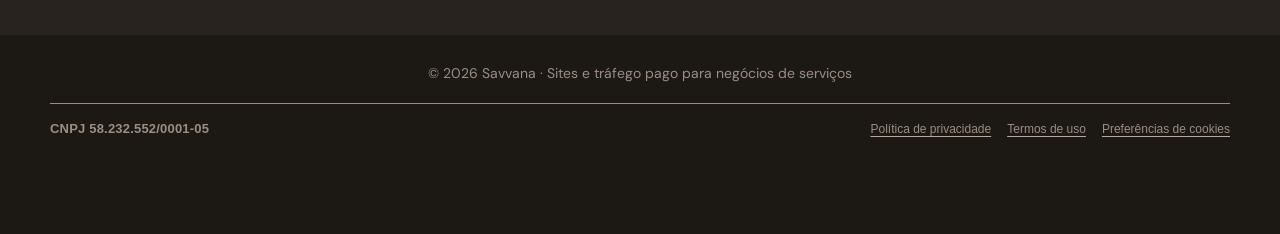
<file: marcenaria/index.html>
<!DOCTYPE html>
<html lang="pt-BR">
<head>
<meta charset="utf-8">
<meta name="viewport" content="width=device-width, initial-scale=1, viewport-fit=cover">
<title>Tráfego Pago e Landing Pages para Marcenarias | Savvana</title>
<meta name="description" content="Anúncios no Google e landing pages feitas para marcenarias receberem pedidos de orçamento no WhatsApp. Pare de pagar por clique que não vira cliente.">
<meta name="robots" content="index, follow, max-image-preview:large">
<meta name="theme-color" content="#28231f">
<link rel="canonical" href="https://SEUSITE.com.br/marcenarias">
<meta property="og:type" content="website"><meta property="og:locale" content="pt_BR">
<meta property="og:title" content="Savvana: mais pedidos de orçamento para a sua marcenaria">
<meta property="og:description" content="Landing page + Google Ads pensados para marcenaria. Clique que vira conversa no WhatsApp.">
<link rel="icon" href="data:image/svg+xml,%3Csvg xmlns='http://www.w3.org/2000/svg' viewBox='0 0 64 64'%3E%3Crect width='64' height='64' rx='16' fill='%23f16f39'/%3E%3Cpath d='M42 20c-4-6-20-6-20 3 0 10 23 3 23 15 0 11-23 14-29 3' fill='none' stroke='%23fffaf4' stroke-width='6' stroke-linecap='round'/%3E%3C/svg%3E">
<link rel="preconnect" href="https://fonts.googleapis.com"><link rel="preconnect" href="https://fonts.gstatic.com" crossorigin>
<link rel="stylesheet" href="https://fonts.googleapis.com/css2?family=DM+Sans:opsz,wght@9..40,400;9..40,500;9..40,700;9..40,800&display=swap">
<script type="application/ld+json">{"@context":"https://schema.org","@graph":[{"@type":"ProfessionalService","name":"Savvana","description":"Landing pages e tráfego pago para marcenarias","telephone":"+5511914930743","areaServed":"BR"},{"@type":"FAQPage","mainEntity":[{"@type":"Question","name":"Preciso ter site para começar?","acceptedAnswer":{"@type":"Answer","text":"Não. Criamos a landing page da campanha e ela já nasce pronta para receber orçamentos."}},{"@type":"Question","name":"O valor dos anúncios está incluso?","acceptedAnswer":{"@type":"Answer","text":"Não. O investimento em anúncios vai direto para o Google, separado do nosso serviço, e você acompanha cada real."}},{"@type":"Question","name":"Vocês prometem quantidade de orçamentos?","acceptedAnswer":{"@type":"Answer","text":"Não prometemos número. Mostramos o que cada real gerou em contatos e ajustamos a campanha todo mês."}}]}]}</script>

<style>
:root{--ink:#28231f;--ink2:#35302b;--paper:#fffaf4;--paper2:#f8f3ed;--or:#e96937;--or2:#c94a20;--line:#e7ded4;--mut:#736b63;--e:cubic-bezier(.22,1,.36,1);--f:"DM Sans","Segoe UI",Arial,sans-serif}
*,*::before,*::after{box-sizing:border-box}html{scroll-behavior:smooth;scroll-padding-top:84px}
body{margin:0;background:var(--paper);color:var(--ink);font:400 17px/1.55 var(--f);-webkit-font-smoothing:antialiased}
body.lock{overflow:hidden}a{color:inherit;text-decoration:none}svg{display:block;max-width:100%}button,input,select{font:inherit}p{margin:0}
:focus-visible{outline:3px solid var(--or);outline-offset:3px}
.w{width:min(100% - 40px,1180px);margin-inline:auto}
h1,h2,h3{margin:0;letter-spacing:-.04em;line-height:1.02;font-weight:800}
h1{font-size:clamp(38px,5.6vw,72px)}h2{font-size:clamp(30px,4vw,50px)}h3{font-size:20px;letter-spacing:-.02em;line-height:1.2}
.or{color:var(--or)}
.btn{display:inline-flex;align-items:center;justify-content:center;gap:10px;min-height:58px;padding:0 28px;border-radius:12px;border:0;background:var(--or);color:#fff;font-weight:700;font-size:17px;cursor:pointer;box-shadow:0 14px 30px -10px rgba(233,105,55,.7);transition:transform .25s var(--e),background .2s}
.btn:hover{transform:translateY(-3px);background:var(--or2)}.btn svg{width:22px;height:22px}
.pulse{animation:pulse 2.4s 1.5s infinite}@keyframes pulse{0%{box-shadow:0 0 0 0 rgba(233,105,55,.55)}70%,100%{box-shadow:0 0 0 18px rgba(233,105,55,0)}}

/* INTRO */
#intro{position:fixed;inset:0;z-index:200;background:#000;color:#fff;display:grid;place-items:center;text-align:center;overflow:hidden;transition:transform .9s var(--e),opacity .6s}
#intro.out{transform:translate3d(0,-100%,0);opacity:0;pointer-events:none;visibility:hidden}
.blob{position:absolute;border-radius:50%;filter:blur(70px);background:radial-gradient(circle,#ff9a68,#e96937 55%,transparent 72%);animation:drift 9s ease-in-out infinite alternate}
.b1{width:60vmax;height:60vmax;left:-20vmax;bottom:-34vmax}.b2{width:34vmax;height:34vmax;right:-12vmax;top:-14vmax;opacity:.7;animation-delay:-4s}
@keyframes drift{to{transform:translate(6vmax,-4vmax) scale(1.15)}}
.stage{position:relative;width:min(100% - 40px,900px);height:40vh}
.k{position:absolute;inset:0;display:grid;place-items:center;font-size:clamp(46px,10vw,110px);font-weight:700;letter-spacing:-.04em;line-height:1.05;opacity:0;animation:k 1.2s var(--d) both;background:linear-gradient(#fff,#b9b0a8);-webkit-background-clip:text;background-clip:text;-webkit-text-fill-color:transparent}
.k.sm{font-size:clamp(26px,5vw,52px);font-weight:500}
.k.last{animation-name:kk;font-size:clamp(34px,6.4vw,74px);font-weight:800;-webkit-text-fill-color:#fff;background:none}
.k.last b{color:var(--or)}
@keyframes k{0%{opacity:0;filter:blur(16px);transform:scale(.94)}22%,78%{opacity:1;filter:none;transform:none}100%{opacity:0;filter:blur(12px);transform:scale(1.04)}}
@keyframes kk{0%{opacity:0;filter:blur(16px);transform:scale(.94)}30%,100%{opacity:1;filter:none;transform:none}}
.bar{position:absolute;left:0;bottom:0;height:4px;background:var(--or);width:0;animation:bar 4.8s linear forwards}@keyframes bar{to{width:100%}}
#skip{position:absolute;right:20px;bottom:24px;background:none;border:1px solid #ffffff44;color:#ffffffbb;padding:8px 16px;border-radius:99px;cursor:pointer;font-size:14px}

/* HEADER */
header{position:fixed;top:0;left:0;right:0;z-index:60;background:rgba(255,250,244,.93);backdrop-filter:blur(14px);border-bottom:1px solid var(--line);transform:translateY(-100%);transition:transform .8s .25s var(--e)}
body.ready header{transform:none}
.hd{display:flex;align-items:center;justify-content:space-between;min-height:68px;gap:16px}
.logo{display:flex;align-items:center;gap:10px;font-weight:800;letter-spacing:-.07em;font-size:27px}.logo svg{width:34px;height:34px}
.hd .btn{min-height:44px;padding:0 18px;font-size:15px;box-shadow:none}

/* HERO */
.hero{position:relative;overflow:hidden;padding:128px 0 80px}
.hero .blob{opacity:.25;filter:blur(90px)}.hero .b1{left:auto;right:-18vmax;bottom:-26vmax}.hero .b2{display:none}
.hg{position:relative;display:grid;grid-template-columns:1.05fr .95fr;gap:48px;align-items:center}
.sub{font-size:clamp(18px,2vw,21px);color:#4d4238;margin:22px 0 30px;max-width:30em}
.cta{display:flex;flex-wrap:wrap;gap:14px;align-items:center}.cta small{color:var(--mut);font-size:14px}
.card-v{background:#fff;border:1px solid var(--line);border-radius:24px;padding:22px;box-shadow:0 40px 70px -34px rgba(54,36,20,.4);position:relative}
.srch{display:flex;align-items:center;gap:10px;background:var(--paper);border:1px solid var(--line);border-radius:99px;padding:12px 18px;font-weight:500;margin-bottom:16px}
.srch svg{width:20px;fill:none;stroke:var(--or);stroke-width:2.6;stroke-linecap:round}
.typ{overflow:hidden;white-space:nowrap;width:0;border-right:2px solid var(--or);animation:typ 2.2s .8s steps(26) forwards,blink .8s infinite}
@keyframes typ{to{width:15.5em}}@keyframes blink{50%{border-color:transparent}}
.ad{border:1px solid var(--line);border-radius:14px;padding:14px 16px;margin-bottom:18px;opacity:0;animation:up .6s 3.1s var(--e) forwards}
.ad small{font-size:12px;font-weight:700}.ad b{display:block;color:#1a5fd0;font-size:16px;margin:2px 0}.ad span{font-size:14px;color:var(--mut)}
@keyframes up{from{opacity:0;transform:translateY(12px)}to{opacity:1}}
.lk{font-size:13px;font-weight:700;margin:0 0 10px;color:var(--mut)}
.row{margin-bottom:12px;font-size:14px;font-weight:500}.row div{display:flex;justify-content:space-between;margin-bottom:4px}
.row i{display:block;height:11px;border-radius:99px;background:linear-gradient(90deg,#f29a6f,var(--or));width:0;animation:gr 1.4s var(--t) var(--e) forwards}
.row.lo i{background:#d9482b}@keyframes gr{to{width:var(--w)}}
.note{font-size:12px;color:var(--mut);margin-top:8px}

/* SECTIONS */
section{padding:88px 0}.dark{background:var(--ink);color:#fff}.alt{background:var(--paper2)}
.head{max-width:700px;margin-bottom:46px}.head p{color:var(--mut);margin-top:14px;font-size:18px}.dark .head p{color:#d1c4b8}
.g3{display:grid;grid-template-columns:repeat(3,1fr);gap:18px}.g4{display:grid;grid-template-columns:repeat(4,1fr);gap:18px}
.card{background:#fff;border:1px solid var(--line);border-radius:18px;padding:26px}.dark .card{background:var(--ink2);border-color:#4a423a}
.card p{color:var(--mut);font-size:15.5px;margin-top:8px}.dark .card p{color:#d1c4b8}
.ic{width:54px;height:54px;margin-bottom:18px}.ic *{fill:none;stroke:var(--or);stroke-width:2.4;stroke-linecap:round;stroke-linejoin:round;stroke-dasharray:1;stroke-dashoffset:1;transition:stroke-dashoffset 1.4s var(--e)}
.in .ic *{stroke-dashoffset:0}
.steps{display:grid;grid-template-columns:repeat(4,1fr);gap:18px;position:relative}.steps:before{content:"";position:absolute;left:0;right:0;top:27px;border-top:2px dashed #5b4a3d}
.n{width:54px;height:54px;border-radius:50%;background:var(--or);display:grid;place-items:center;font-weight:800;font-size:20px;margin-bottom:18px;position:relative}
.steps p{color:#d1c4b8;font-size:15.5px;margin-top:8px}
.chips{display:flex;flex-wrap:wrap;gap:10px}.chips span{background:#fff;border:1px solid var(--line);padding:11px 18px;border-radius:99px;font-weight:700;font-size:15px}
details{background:#fff;border:1px solid var(--line);border-radius:14px;margin-bottom:10px}
summary{cursor:pointer;padding:20px 24px;font-weight:700;font-size:18px;list-style:none;display:flex;justify-content:space-between;gap:16px}
summary::after{content:"+";color:var(--or);font-size:26px;line-height:1;transition:transform .25s}details[open] summary::after{transform:rotate(45deg)}
details p{padding:0 24px 22px;color:var(--mut)}
.final{display:grid;grid-template-columns:1fr 1fr;gap:48px;align-items:center}
form{background:#fff;color:var(--ink);border-radius:22px;padding:28px;display:grid;gap:14px}
label{font-weight:700;font-size:14px;display:grid;gap:6px}
input,select{height:54px;border:1.5px solid var(--line);border-radius:12px;padding:0 16px;background:var(--paper);font-size:17px}
input:focus,select:focus{border-color:var(--or);outline:none}form small{color:var(--mut);text-align:center;font-size:13px}
footer{background:#1c1814;color:#9a8e82;padding:28px 0 96px;font-size:14px;text-align:center}
.fab{position:fixed;right:18px;bottom:calc(18px + env(safe-area-inset-bottom,0px));z-index:70;display:none;box-shadow:0 14px 30px -6px rgba(0,0,0,.4)}body.ready .fab{display:inline-flex}
@media(max-width:900px){.hg,.final{grid-template-columns:1fr}.g3,.g4,.steps{grid-template-columns:1fr 1fr}.steps:before{display:none}.hero{padding-top:108px}section{padding:64px 0}}
@media(max-width:560px){.g3,.g4,.steps{grid-template-columns:1fr}.fab{left:18px}.cta .btn{width:100%}}
@media(prefers-reduced-motion:reduce){*{animation-duration:.01s!important;animation-delay:0s!important;transition-duration:.01s!important}#intro{display:none}}
</style>
<style>
:root{--bg:url("[data-uri]")}
body{overflow-x:hidden}
#intro{height:100vh;height:100dvh}
.k{animation:k var(--t,2.4s) var(--d) both;padding:0 20px}
.k.last{animation:kk 2s var(--d) both}
.bar{animation-duration:10.5s}
header{background:linear-gradient(rgba(255,250,244,.55),rgba(255,250,244,.7)),var(--bg) center 30%/cover;padding-top:env(safe-area-inset-top,0px)}
.bdg{font-size:13px;font-weight:700;color:var(--or2);background:#fff;border:1px solid var(--line);padding:6px 12px;border-radius:99px;margin-left:12px}
.logo{display:flex;align-items:center}
.hero{background:linear-gradient(rgba(255,250,244,.3),var(--paper) 96%),var(--bg) center/cover}
.typ{max-width:100%}
.ck{display:flex;flex-wrap:wrap;gap:8px 18px;list-style:none;padding:0;margin:22px 0 0;font-size:15px;font-weight:500}
.ck li:before{content:"\2713";color:var(--or);font-weight:800;margin-right:6px}
.big{font-size:clamp(20px,2.4vw,26px);line-height:1.4;max-width:30em;margin-bottom:26px}
@media(max-width:700px){
.bdg{display:none}.w{width:calc(100% - 32px)}body{font-size:16.5px}
.hero{padding:88px 0 40px}h1{font-size:clamp(34px,10vw,44px);letter-spacing:-.045em}h2{font-size:clamp(28px,8vw,36px)}
.sub{font-size:17px;margin:16px 0 22px}.cta .btn{width:100%;min-height:60px}.hg{gap:28px}
.g3,.g4{grid-template-columns:1fr;gap:12px}.card{padding:20px}.ic{margin-bottom:12px}
.steps{grid-template-columns:1fr;gap:22px}.steps>div{display:grid;grid-template-columns:54px 1fr;column-gap:16px}.steps .n{grid-row:span 2;margin:0}
.fab{left:12px;right:12px;bottom:calc(12px + env(safe-area-inset-bottom,0px));min-height:60px;font-size:18px}
.hd .btn{padding:0 14px;font-size:14px}.blob{filter:blur(48px)}
section{padding:52px 0}.head{margin-bottom:28px}.final{gap:28px}form{padding:20px}summary{padding:18px;font-size:17px}details p{padding:0 18px 20px}
}
</style>
<style>
/* HEADER: dois blocos flutuando sobre a imagem, sem barra */
header{background:none!important;border:0!important;backdrop-filter:none!important;pointer-events:none}
.hd{pointer-events:none;padding-top:10px;min-height:0}.hd>*{pointer-events:auto}
.logo{gap:8px;background:rgba(255,250,244,.92);backdrop-filter:blur(10px);border:1px solid var(--line);border-radius:18px;padding:5px 16px 5px 6px;min-height:52px;font-size:25px}
.logo svg{width:40px;height:40px}.logo b{font-weight:800}.logo i{font-style:normal;color:var(--or)}
.hd .btn{border-radius:18px;min-height:52px;box-shadow:0 10px 24px -8px rgba(233,105,55,.8)}
/* BENTO */
.hero2{padding:78px 0 56px;background:var(--paper)}
.bento{display:grid;grid-template-columns:1fr 1fr;gap:12px}
.t{border-radius:28px;padding:20px;position:relative;overflow:hidden;grid-column:span 2}
.arch{order:0;height:230px;padding:0;border-radius:999px 999px 28px 28px;background:var(--bg) 100% 24%/200% auto no-repeat,#f6e7d6}
.arch:after{content:"";position:absolute;inset:8px;border:1.5px dashed rgba(233,105,55,.75);border-radius:inherit;pointer-events:none}
.arch p{position:absolute;left:0;right:0;bottom:0;margin:0;padding:34px 22px 20px;text-align:center;font-weight:800;letter-spacing:-.03em;line-height:1.12;font-size:19px;background:linear-gradient(transparent,rgba(255,250,244,.95) 70%)}
.hd2{order:1;padding:14px 4px 6px}
.leak{order:2;background:var(--ink);color:#fff;border-radius:28px 8px 28px 8px}
.leak .lk{color:#d9c9ba;margin-bottom:14px}.leak h3{font-size:22px;margin-bottom:6px}
.sr{order:3;background:var(--or);color:#fff;border-radius:8px 28px 8px 28px}
.sr h3{margin-bottom:12px;font-size:20px}.sr .srch{color:var(--ink)}.sr .ad{background:#fff;color:var(--ink);margin:0}
.chat{order:4;grid-column:span 1;background:#fff;border:1.5px solid var(--ink);padding:14px;display:grid;gap:8px;align-content:start;border-radius:28px 8px}
.chat h3{font-size:16px}
.bub{background:var(--paper2);border:1.5px solid var(--ink);border-radius:16px 16px 16px 4px;padding:9px 11px;font-size:13.5px;line-height:1.3;opacity:0;transform:scale(.9);transform-origin:left bottom;animation:pop .5s var(--d) var(--e) forwards}
.bub.me{background:var(--or);color:#fff;border-color:var(--or);border-radius:16px 16px 4px 16px;margin-left:12px;transform-origin:right bottom}
@keyframes pop{to{opacity:1;transform:none}}
.rl{order:5;grid-column:span 1;border:1.5px solid var(--ink);border-radius:8px 28px;padding:14px 14px 34px;display:flex;flex-direction:column;justify-content:space-between;gap:10px}
.rl h3{font-size:16px}.rl p{font-size:13.5px;color:var(--mut);line-height:1.35}
.rl:after{content:"";position:absolute;left:0;right:0;bottom:0;height:20px;background:repeating-linear-gradient(90deg,var(--ink) 0 1.5px,transparent 1.5px 8px) 0 100%/100% 9px no-repeat,repeating-linear-gradient(90deg,var(--ink) 0 1.5px,transparent 1.5px 40px) 0 100%/100% 18px no-repeat}
body.intro-live .typ,body.intro-live .ad,body.intro-live .row i,body.intro-live .bub{animation-play-state:paused}
.typ{animation-delay:.6s,.6s}.ad{animation-delay:2.9s}.row i{animation-delay:3s}
.leak .row i{animation-delay:.8s}
@media(min-width:900px){
.hero2{padding:104px 0 80px}.bento{grid-template-columns:repeat(12,1fr);gap:14px}
.t{padding:28px}.hd2{grid-column:1/8;padding:20px 12px 10px 0}
.arch{grid-column:8/13;grid-row:1/3;height:auto;min-height:480px;background-size:230% auto;background-position:96% 14%}
.arch p{font-size:24px}.leak{grid-column:1/5;grid-row:2}.sr{grid-column:5/8;grid-row:2}
.chat{grid-column:1/6;grid-row:3;padding:22px}.rl{grid-column:6/13;grid-row:3;padding:22px 22px 40px}
.chat h3,.rl h3{font-size:19px}.bub{font-size:15px}
}
@media(max-width:700px){.hero2{padding:74px 0 40px}.t{padding:18px}.hd2{padding:12px 2px 4px}}
</style>
<style>
.hd2{grid-column:span 2}
.arch{height:260px;background:var(--bg) 100% 30%/cover no-repeat,#f6e7d6}
.arch p{left:16px;right:16px;bottom:16px;padding:12px 14px;border-radius:18px;background:rgba(255,250,244,.94);text-align:left;font-size:17px}
@media(max-width:700px){h1{font-size:clamp(32px,9.2vw,42px)}.hero2{padding-bottom:96px}}
@media(min-width:900px){
.hd2{grid-column:1/8}h1{font-size:clamp(40px,4.4vw,64px)}
.arch{grid-column:8/13;grid-row:1;height:auto;min-height:540px;background:var(--bg) 100% 30%/cover no-repeat,#f6e7d6}
.arch p{font-size:21px;left:20px;right:20px;bottom:20px;padding:14px 18px}
.leak{grid-column:1/5;grid-row:2}.sr{grid-column:5/9;grid-row:2}.chat{grid-column:9/13;grid-row:2}
.rl{grid-column:1/13;grid-row:3;flex-direction:row;align-items:center;padding:22px 28px 40px}.rl p{max-width:34em}
}
</style>
<style>
#intro{background:#140f0b}
.bar{animation-duration:13.2s}
.k.s{background:none;-webkit-text-fill-color:currentColor;color:#f6e4d0;animation:sc var(--t) var(--d) both;font:italic 400 clamp(28px,6.6vw,58px)/1.2 Georgia,"Times New Roman",serif;letter-spacing:-.01em;padding:0 26px}
.k.s p{margin:0;max-width:15em}
.k.s .intro-word{display:inline-block;opacity:0;transform:translateY(16px);filter:blur(8px);animation:wd .8s calc(var(--d) + var(--i)*.17s) var(--e) forwards}
.k.last.s{font:800 clamp(32px,7vw,68px)/1.05 var(--f);letter-spacing:-.04em;color:#fff;animation:sk 3.4s var(--d) both}
.k.s b{color:var(--or);font-weight:inherit}
.cut{position:absolute;left:50%;bottom:6%;width:min(52%,300px);height:3px;background:var(--or);border-radius:3px;transform:translateX(-50%) scaleX(0);animation:cut 1.2s 11.9s var(--e) forwards}
@keyframes sc{0%{opacity:0}6%{opacity:1}86%{opacity:1}100%{opacity:0;filter:blur(10px)}}
@keyframes sk{0%{opacity:0}6%,100%{opacity:1}}
@keyframes wd{to{opacity:1;transform:none;filter:none}}
@keyframes cut{to{transform:translateX(-50%) scaleX(1)}}
</style>
<style>
.bar{animation-duration:19s}
.k.s .intro-word{filter:blur(4px);transform:translateY(10px);animation:wd .7s calc(var(--d) + var(--i)*.2s) var(--e) forwards}
.cut{animation-delay:17s}
@keyframes sc{0%{opacity:0}8%{opacity:1}90%{opacity:1}100%{opacity:0}}
</style>

<style>
/* MOBILE FAILSAFE — a página nunca pode ficar presa atrás da intro. */
#intro{
  touch-action:none;
  overscroll-behavior:contain;
  -webkit-user-select:none;
  user-select:none;
  animation:introFailsafe .01s 19.25s step-end forwards;
}
@keyframes introFailsafe{
  to{opacity:0;visibility:hidden;pointer-events:none;transform:translate3d(0,-100%,0)}
}
/* O conteúdo principal é funcional por padrão; JS só melhora a transição. */
header{transform:none}
.fab{display:inline-flex}
@media(prefers-reduced-motion:reduce){
  #intro{display:none!important;animation:none!important}
  body.intro-live .typ,body.intro-live .ad,body.intro-live .row i,body.intro-live .bub{animation-play-state:running}
}
</style>

<style id="savvana-correcoes-finais">
:root{--or:#ff5a1f;--or2:#e74710}

/* LOGO OFICIAL: wordmark savvana. — sem o ícone inventado */
.logo{
  display:inline-flex!important;
  align-items:center!important;
  gap:0!important;
  font-family:"DM Sans","Segoe UI",Arial,sans-serif!important;
  font-size:30px!important;
  font-weight:800!important;
  letter-spacing:-.075em!important;
  line-height:1!important;
  color:#171717!important;
}
.logo svg{display:none!important}
.logo b{font:inherit!important;color:#171717!important}
.logo i{
  font:inherit!important;
  font-style:normal!important;
  color:#171717!important;
}
.logo i::after{
  content:".";
  color:#ff5a1f;
  margin-left:.015em;
}

/* Laranja mais vivo */
.or{color:#ff5a1f!important}
.btn{background:#ff5a1f!important;box-shadow:0 14px 30px -10px rgba(255,90,31,.68)!important}
.btn:hover{background:#e74710!important}
#intro .bar{background:#ff5a1f!important}
#intro .blob{background:radial-gradient(circle,#ff9b68,#ff5a1f 55%,transparent 72%)!important}
.k.last b{color:#ff5a1f!important}

/* CORREÇÃO DA INTRO NO MOBILE SEM ALTERAR UMA PALAVRA DO TEXTO */
@media(max-width:700px){
  #intro .stage{
    width:calc(100vw - 34px)!important;
    max-width:620px!important;
    height:54dvh!important;
  }
  #intro .k{
    width:100%!important;
    max-width:100%!important;
    padding:0 2px!important;
  }
  #intro .k p{
    width:100%!important;
    max-width:100%!important;
    margin:0 auto!important;
    padding:0!important;
    font-size:clamp(27px,8vw,42px)!important;
    line-height:1.09!important;
    letter-spacing:-.04em!important;
    text-wrap:balance!important;
    overflow-wrap:normal!important;
    word-break:normal!important;
  }
  #intro .k .intro-word{
    width:auto!important;
    display:inline-block!important;
    margin:0!important;
  }
  #intro .k.last p{font-size:clamp(28px,8.2vw,43px)!important}
}
footer .cnpj{display:block;margin-top:5px;font-size:12px;color:#b6aaa0}
</style>


<style id="savvana-intro-1080p-fix">
/*
  FIX DEFINITIVO DA INTRO:
  .w é a classe global de container do site. Os spans da intro agora usam
  .intro-word, evitando que cada palavra receba ~1180px de largura.
*/
#intro .intro-word{
  display:inline-block!important;
  width:auto!important;
  max-width:none!important;
  margin:0!important;
  padding:0!important;
  white-space:nowrap!important;
}

#intro .stage{
  width:min(calc(100vw - 96px),1280px)!important;
  height:min(56vh,560px)!important;
}

#intro .k.s{
  width:100%!important;
  padding-inline:32px!important;
}

#intro .k.s p{
  width:auto!important;
  max-width:min(92vw,1080px)!important;
  margin:0 auto!important;
  text-align:center!important;
  text-wrap:balance!important;
  overflow-wrap:normal!important;
  word-break:normal!important;
}

/* Desktop Full HD / 1080p */
@media (min-width:1200px) and (min-height:700px){
  #intro .stage{
    width:min(calc(100vw - 160px),1360px)!important;
    height:560px!important;
  }
  #intro .k.s{
    font-size:clamp(48px,3.25vw,64px)!important;
    line-height:1.14!important;
    padding-inline:48px!important;
  }
  #intro .k.s p{
    max-width:1120px!important;
  }
  #intro .k.last.s{
    font-size:clamp(48px,3.6vw,70px)!important;
    line-height:1.06!important;
  }
}

/* Notebook / tablet landscape */
@media (min-width:701px) and (max-width:1199px){
  #intro .stage{
    width:calc(100vw - 64px)!important;
    height:52vh!important;
  }
  #intro .k.s{
    font-size:clamp(36px,4.6vw,54px)!important;
    padding-inline:20px!important;
  }
  #intro .k.s p{max-width:900px!important}
}

/* Mobile: mantém palavras agrupadas e nunca deixa a frase sair da tela */
@media (max-width:700px){
  #intro .stage{
    width:calc(100vw - 28px)!important;
    height:58dvh!important;
  }
  #intro .k.s{
    padding-inline:4px!important;
    font-size:clamp(28px,8.2vw,42px)!important;
    line-height:1.1!important;
  }
  #intro .k.s p{
    width:100%!important;
    max-width:100%!important;
  }
  #intro .k.last.s{
    font-size:clamp(30px,8.4vw,44px)!important;
  }
}
</style>

<link rel="stylesheet" href="/assets/savvana-consent.css">
<script src="/assets/savvana-consent.js"></script>
</head>
<body class="ready intro-live">

<div id="intro" aria-hidden="true">
  <div class="blob b1"></div><div class="blob b2"></div>
  <div class="stage">
    <div class="k s" style="--d:.3s;--t:5s"><p><span class="intro-word" style="--i:0">Você</span> <span class="intro-word" style="--i:1">passou</span> <span class="intro-word" style="--i:2">anos</span> <span class="intro-word" style="--i:3">transformando</span> <span class="intro-word" style="--i:4">madeira</span> <span class="intro-word" style="--i:5">em</span> <span class="intro-word" style="--i:6">lar.</span></p></div>
    <div class="k s" style="--d:5.4s;--t:3.8s"><p><span class="intro-word" style="--i:0">Mas</span> <span class="intro-word" style="--i:1">o</span> <span class="intro-word" style="--i:2">telefone</span> <span class="intro-word" style="--i:3">anda</span> <span class="intro-word" style="--i:4">quieto.</span></p></div>
    <div class="k s" style="--d:9.3s;--t:5.6s"><p><span class="intro-word" style="--i:0">Enquanto</span> <span class="intro-word" style="--i:1">isso,</span> <span class="intro-word" style="--i:2">alguém</span> <span class="intro-word" style="--i:3">procura</span> <span class="intro-word" style="--i:4">agora</span> <span class="intro-word" style="--i:5">o</span> <span class="intro-word" style="--i:6">que</span> <span class="intro-word" style="--i:7">só</span> <span class="intro-word" style="--i:8">você</span> <span class="intro-word" style="--i:9">sabe</span> <span class="intro-word" style="--i:10">fazer.</span></p></div>
    <div class="k s last" style="--d:15s;"><p><span class="intro-word" style="--i:0">Vamos</span> <span class="intro-word" style="--i:1">fazer</span> <span class="intro-word" style="--i:2">essa</span> <span class="intro-word" style="--i:3">pessoa</span> <b><span class="intro-word" style="--i:4">chegar</span> <span class="intro-word" style="--i:5">até</span> <span class="intro-word" style="--i:6">você.</span></b></p></div>
    <div class="cut"></div>
  </div>
  <div class="bar"></div>
  <button id="skip" type="button">Pular</button>
</div>

<header>
  <div class="w hd">
    <a class="logo" href="#topo" aria-label="Savvana"><b>savvan<i>a</i></b></a>
    <a class="btn wa" href="#" data-src="header">Quero uma proposta</a>
  </div>
</header>

<main id="topo">
<section class="hero2">
  <div class="w bento">
    <div class="t arch"><p>Seu trabalho é arte.<br>Mostre antes do concorrente.</p></div>
    <div class="hd2">
      <h1>Quem procura marcenaria no Google tem que cair no <span class="or">seu WhatsApp.</span></h1>
      <p class="sub">A Savvana cria a página e os anúncios feitos para marcenaria. Quem pesquisa "cozinha planejada" ou "guarda-roupa sob medida" vê o seu trabalho, confia e pede orçamento em um toque.</p>
      <div class="cta"><a class="btn pulse wa" href="#" data-src="hero"><svg viewBox="0 0 24 24" fill="currentColor"><path d="M12 2a10 10 0 00-8.6 15.1L2 22l5-1.3A10 10 0 1012 2z"/></svg>Quero orçamentos no WhatsApp</a></div>
    </div>
    <div class="t leak" aria-hidden="true">
      <h3>Onde o dinheiro vaza</h3><p class="lk">Exemplo ilustrativo de página genérica. Não é promessa de resultado.</p>
      <div class="row"><div><span>Clicaram no anúncio</span><b>1.000</b></div><i style="--w:100%;--t:.8s"></i></div>
      <div class="row"><div><span>Ficaram na página</span><b>380</b></div><i style="--w:38%;--t:.8s"></i></div>
      <div class="row lo"><div><span>Pediram orçamento</span><b>12</b></div><i style="--w:5%;--t:.8s"></i></div>
    </div>
    <div class="t sr" aria-hidden="true">
      <h3>O cliente pesquisa. Você aparece.</h3>
      <div class="srch"><svg viewBox="0 0 24 24"><circle cx="11" cy="11" r="7"/><path d="M20 20l-4-4"/></svg><span class="typ">marcenaria sob medida</span></div>
      <div class="ad"><small>Anúncio</small><b>Marcenaria sob medida na sua cidade</b><span>Projeto 3D e orçamento grátis. Chame no WhatsApp.</span></div>
    </div>
    <div class="t chat" aria-hidden="true">
      <h3>Pedido pronto no WhatsApp</h3>
      <div class="bub" style="--d:1.2s">Oi! Quero orçar uma cozinha planejada.</div>
      <div class="bub me" style="--d:2.6s">Perfeito. Pode mandar as medidas?</div>
    </div>
    <div class="t rl">
      <h3>Cada contato, medido.</h3>
      <p>Clique no WhatsApp, ligação e formulário viram número. Você sabe o que gerou obra.</p>
    </div>
  </div>
</section>

<section class="dark reveal">
  <div class="w">
    <div class="head"><h2>Clique custa caro. Clique sem orçamento custa mais.</h2><p>Quase sempre o anúncio funciona. O problema está no que o cliente encontra depois do clique.</p></div>
    <div class="g3">
      <div class="card"><svg class="ic" viewBox="0 0 54 54"><rect pathLength="1" x="7" y="10" width="40" height="34" rx="4"/><path pathLength="1" d="M7 20h40M16 30h22M16 37h14"/></svg><h3>O anúncio leva para a home do site</h3><p>Menu, blog e dez páginas. O cliente se perde e fecha a aba antes de chamar.</p></div>
      <div class="card"><svg class="ic" viewBox="0 0 54 54"><path pathLength="1" d="M9 12h36v24H24l-9 8v-8H9z"/><path pathLength="1" d="M18 21h18M18 28h10"/></svg><h3>O WhatsApp está escondido</h3><p>Se o cliente não acha o botão em 3 segundos, ele pesquisa o próximo marceneiro.</p></div>
      <div class="card"><svg class="ic" viewBox="0 0 54 54"><circle pathLength="1" cx="24" cy="24" r="15"/><path pathLength="1" d="M35 35l11 11M17 24h14M24 17v14"/></svg><h3>Ninguém sabe de onde veio o pedido</h3><p>Sem medir os contatos, você não sabe qual palavra traz obra e qual só gasta verba.</p></div>
    </div>
  </div>
</section>

<section class="reveal">
  <div class="w">
    <div class="head"><h2>A Savvana cuida do caminho todo: do Google até o seu WhatsApp</h2><p>Você continua fazendo móvel. A gente cuida de trazer quem quer comprar.</p></div>
    <div class="g4">
      <div class="card"><svg class="ic" viewBox="0 0 54 54"><rect pathLength="1" x="9" y="6" width="36" height="42" rx="5"/><path pathLength="1" d="M17 16h20M17 24h20"/><rect pathLength="1" x="17" y="32" width="20" height="7" rx="3.5"/></svg><h3>Página feita para pedir orçamento</h3><p>Uma página só, leve no celular, com seus projetos, prazo, garantia e botão de WhatsApp sempre à vista.</p></div>
      <div class="card"><svg class="ic" viewBox="0 0 54 54"><path pathLength="1" d="M8 44V30M20 44V20M32 44V26M44 44V10M6 46h44"/></svg><h3>Anúncios de quem vai comprar</h3><p>Pesquisas como "marcenaria sob medida perto de mim" e "cozinha planejada" na sua cidade. Curioso fica de fora.</p></div>
      <div class="card"><svg class="ic" viewBox="0 0 54 54"><circle pathLength="1" cx="27" cy="27" r="19"/><circle pathLength="1" cx="27" cy="27" r="9"/><path pathLength="1" d="M27 27l12-12"/></svg><h3>Cada contato medido</h3><p>Clique no WhatsApp, ligação e formulário viram números. Você vê o que gerou obra.</p></div>
      <div class="card"><svg class="ic" viewBox="0 0 54 54"><path pathLength="1" d="M8 40l12-14 10 8 16-22M34 12h12v12"/></svg><h3>Ajuste todo mês</h3><p>Cortamos a palavra que só gasta e reforçamos a que traz pedido. Você recebe um resumo simples.</p></div>
    </div>
  </div>
</section>

<section class="alt reveal">
  <div class="w">
    <div class="head"><h2>Indicação é ótima, mas não dá para depender só dela.</h2></div>
    <p class="big">Quando a obra termina e as indicações demoram, o caixa sente. Anúncio bem feito abre a torneira de novo, no seu ritmo e na sua região.</p>
    <div class="chips"><span>Cozinha planejada</span><span>Closet sob medida</span><span>Guarda-roupa</span><span>Home office</span><span>Painel de TV</span><span>Móveis comerciais</span></div>
  </div>
</section>

<section class="dark reveal">
  <div class="w">
    <div class="head"><h2>Do primeiro papo ao primeiro orçamento</h2></div>
    <div class="steps">
      <div><div class="n">1</div><h3>Conversa rápida no WhatsApp</h3><p>Você conta quais ambientes faz, onde atende e qual obra quer mais.</p></div>
      <div><div class="n">2</div><h3>Montamos página e campanha</h3><p>Você aprova textos, fotos e palavras antes de qualquer anúncio ir ao ar.</p></div>
      <div><div class="n">3</div><h3>Anúncio no ar</h3><p>A verba vai direto para o Google. Você acompanha cada real investido.</p></div>
      <div><div class="n">4</div><h3>Contatos e ajustes</h3><p>Todo mês você vê quantos pedidos chegaram e o que a gente melhorou.</p></div>
    </div>
  </div>
</section>

<section class="reveal">
  <div class="w" style="max-width:820px">
    <div class="head"><h2>Antes de chamar, talvez você pergunte</h2></div>
    <details><summary>Preciso ter site para começar?</summary><p>Não. Criamos a página da campanha e ela já nasce pronta para receber pedidos de orçamento.</p></details>
    <details><summary>O valor dos anúncios está incluso?</summary><p>Não. A verba dos anúncios vai direto para o Google, separada do nosso serviço, e você vê onde cada real foi.</p></details>
    <details><summary>Quanto tempo para entrar no ar?</summary><p>Depende do material que você já tem, como fotos e projetos. Combinamos o prazo na proposta.</p></details>
    <details><summary>Vocês prometem quantidade de orçamentos?</summary><p>Não. Ninguém honesto promete isso. Mostramos quantos contatos cada real gerou e ajustamos a campanha todo mês.</p></details>
    <details><summary>Quanto custa?</summary><p>Depende da sua região e da verba de anúncio. Chame no WhatsApp e enviamos uma proposta.</p></details>
  </div>
</section>

<section class="dark" id="proposta">
  <div class="w final">
    <div>
      <h2>Quer ver quantos pedidos a sua <span class="or">região</span> pode te dar?</h2>
      <p style="color:#d1c4b8;margin-top:16px;font-size:18px;max-width:28em">Responda 3 perguntas. Abrimos o WhatsApp com tudo preenchido e respondemos no mesmo dia.</p>
    </div>
    <form id="f" novalidate>
      <label>Seu nome<input id="nm" autocomplete="name" placeholder="Como podemos te chamar?"></label>
      <label>Nome da marcenaria e cidade<input id="mc" placeholder="Ex.: Marcenaria Silva, Campinas"></label>
      <label>Quanto pensa em investir por mês em anúncios?
        <select id="iv"><option>Ainda não sei</option><option>Até R$ 1.000</option><option>R$ 1.000 a R$ 3.000</option><option>Acima de R$ 3.000</option></select>
      </label>
      <button class="btn" type="submit">Pedir proposta no WhatsApp</button>
      <small>Sem compromisso. Seus dados não são compartilhados.</small>
    </form>
  </div>
</section>
</main>

<footer><div class="w">
  <div>© <span id="yr"></span> Savvana · Sites e tráfego pago para negócios de serviços</div>
  <div class="savvana-footer-legal">
    <span class="savvana-cnpj">CNPJ 58.232.552/0001-05</span>
    <nav class="savvana-footer-links" aria-label="Informações legais"><a href="/politica-de-privacidade/">Política de privacidade</a><a href="/termos-de-uso/">Termos de uso</a><button type="button" data-open-consent>Preferências de cookies</button></nav>
  </div>
</div></footer>

<a class="btn pulse fab wa" href="#" data-src="fab" aria-label="Chamar a Savvana no WhatsApp">
  <svg viewBox="0 0 24 24" fill="currentColor"><path d="M12 2a10 10 0 00-8.6 15.1L2 22l5-1.3A10 10 0 1012 2z"/></svg>Quero uma proposta
</a>

<script>
(function(){
  "use strict";

  var d=document;
  var b=d.body;
  var intro=d.getElementById("intro");
  var skip=d.getElementById("skip");
  var opened=false;
  var introStarted=Date.now();

  /* CRÍTICO: essa rotina vem primeiro. Nada abaixo pode impedir a página de abrir. */
  function openSite(){
    if(opened)return;
    opened=true;

    try{b.classList.remove("lock");}catch(e){}
    try{b.classList.remove("intro-live");}catch(e){}
    try{b.classList.add("ready");}catch(e){}

    if(!intro)return;

    try{intro.classList.add("out");}catch(e){}
    try{
      window.setTimeout(function(){
        try{
          if(intro && intro.parentNode){intro.parentNode.removeChild(intro);}
        }catch(e){}
      },1000);
    }catch(e){
      try{intro.style.display="none";}catch(_){}
    }
  }

  /* Três rotas independentes de saída da intro. */
  var hardTimer=window.setTimeout(openSite,19250);
  var emergencyTimer=window.setTimeout(openSite,20500);

  if(skip){
    skip.onclick=function(ev){
      if(ev&&ev.preventDefault)ev.preventDefault();
      openSite();
      return false;
    };
  }

  var introBar=intro ? intro.querySelector(".bar") : null;
  if(introBar){
    var onAnimEnd=function(ev){
      if(!ev || ev.animationName==="bar")openSite();
    };
    introBar.addEventListener("animationend",onAnimEnd,false);
    introBar.addEventListener("webkitAnimationEnd",onAnimEnd,false);
  }

  /* Safari/iOS pode congelar timers ao trocar de aba/app. Ao voltar, libera. */
  function recoverAfterResume(){
    if(opened)return;
    if(Date.now()-introStarted>3500){openSite();}
  }
  d.addEventListener("visibilitychange",function(){
    if(!d.hidden)recoverAfterResume();
  },false);
  window.addEventListener("pageshow",function(ev){
    if(ev && ev.persisted)openSite();
  },false);
  window.addEventListener("focus",recoverAfterResume,false);

  try{
    if(window.matchMedia && window.matchMedia("(prefers-reduced-motion: reduce)").matches){
      window.clearTimeout(hardTimer);
      window.clearTimeout(emergencyTimer);
      openSite();
    }
  }catch(e){}

  /* A partir daqui tudo é secundário. Qualquer falha fica isolada em try/catch. */
  var WHATS="5511914930743";
  var MSG="Olá, Savvana! Tenho uma marcenaria e quero uma proposta de landing page e tráfego pago.";

  function url(t){
    return "https://wa.me/"+WHATS+"?text="+encodeURIComponent(t||MSG);
  }

  try{
    var wa=d.querySelectorAll(".wa");
    for(var i=0;i<wa.length;i++){
      (function(a){
        a.href=url();
        a.target="_blank";
        a.rel="noopener noreferrer";
      })(wa[i]);
    }
  }catch(e){}

  try{
    var form=d.getElementById("f");
    if(form){
      form.addEventListener("submit",function(e){
        if(e&&e.preventDefault)e.preventDefault();
        var n=d.getElementById("nm");
        if(!n || !n.value.trim()){
          if(n){n.focus();n.style.borderColor="#d93025";}
          return false;
        }
        var mc=d.getElementById("mc");
        var iv=d.getElementById("iv");
        var text="Olá, Savvana! Sou "+n.value.trim()+" ("+((mc&&mc.value.trim())||"minha marcenaria")+"). Investimento em anúncios: "+((iv&&iv.value)||"Ainda não sei")+". Quero uma proposta.";
        var destination=url(text);

        /* location.href funciona melhor que window.open em WebViews/mobile com bloqueio de pop-up. */
        if(window.SavvanaTracking&&typeof window.SavvanaTracking.openWhatsAppAfterConversion==="function"){window.SavvanaTracking.openWhatsAppAfterConversion("form_submit",form,e,destination);}else{window.location.assign(destination);}
        return false;
      },false);
    }
  }catch(e){}

  try{
    var reveals=d.querySelectorAll(".reveal");
    if("IntersectionObserver" in window){
      var io=new IntersectionObserver(function(entries){
        for(var j=0;j<entries.length;j++){
          var x=entries[j];
          if(x.isIntersecting){
            x.target.classList.add("in");
            io.unobserve(x.target);
          }
        }
      },{threshold:.12});
      for(var r=0;r<reveals.length;r++)io.observe(reveals[r]);
    }else{
      for(var q=0;q<reveals.length;q++)reveals[q].classList.add("in");
    }
  }catch(e){
    try{
      var fallback=d.querySelectorAll(".reveal");
      for(var z=0;z<fallback.length;z++)fallback[z].classList.add("in");
    }catch(_){}
  }

  try{
    var yr=d.getElementById("yr");
    if(yr)yr.textContent=new Date().getFullYear();
  }catch(e){}
})();
</script>
<div class="savvana-consent-banner" id="savvana-consent-banner" role="region" aria-label="Preferências de privacidade" hidden>
  <div>
    <p class="savvana-consent-copy"><strong>Você escolhe o uso de publicidade.</strong>Armazenamos sua decisão neste navegador. Google Ads e, na página principal, Meta Pixel só carregam após sua autorização.</p>
    <nav class="savvana-consent-links" aria-label="Documentos legais"><a href="/politica-de-privacidade/">Política de privacidade</a><a href="/termos-de-uso/">Termos de uso</a></nav>
  </div>
  <div class="savvana-consent-actions">
    <button type="button" id="savvana-consent-reject">Recusar</button>
    <button type="button" id="savvana-consent-open">Preferências</button>
    <button type="button" id="savvana-consent-accept" class="savvana-consent-primary">Aceitar</button>
  </div>
</div>
<dialog class="savvana-consent-dialog" id="savvana-consent-preferences" aria-labelledby="savvana-consent-title">
  <div class="savvana-consent-dialog-inner">
    <h2 id="savvana-consent-title">Preferências de privacidade</h2>
    <p>O armazenamento necessário guarda sua escolha. Medição e publicidade ficam desativadas até você autorizar.</p>
    <label class="savvana-consent-option">
      <input type="checkbox" id="savvana-ads-consent">
      <span><strong>Medição e publicidade</strong><span>Permite carregar Google Ads e, na página principal, Meta Pixel para medir contatos.</span></span>
    </label>
    <div class="savvana-consent-dialog-actions">
      <button type="button" id="savvana-consent-close">Voltar</button>
      <button type="button" id="savvana-consent-save" class="savvana-consent-primary">Salvar escolha</button>
    </div>
  </div>
</dialog></body>
</html>
</file>
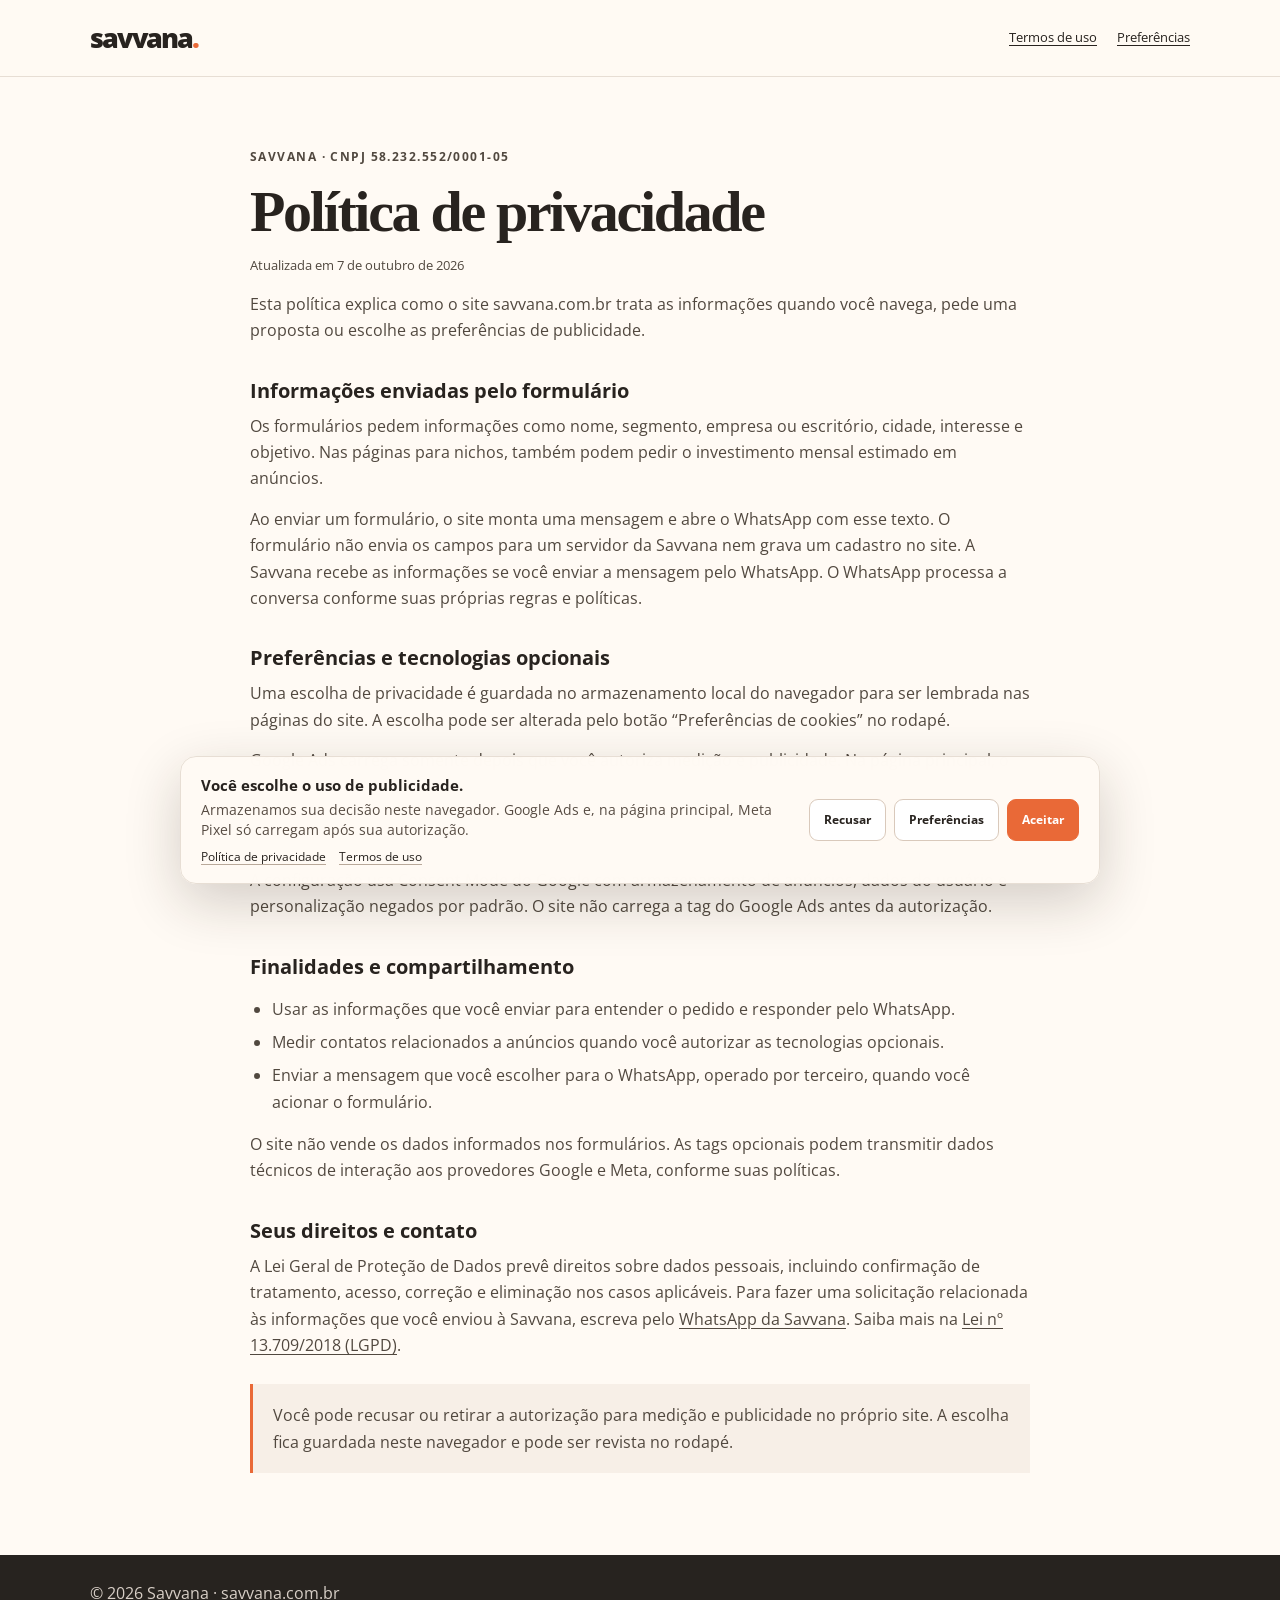
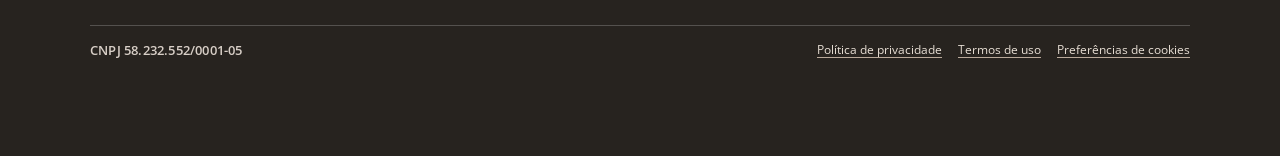
<file: politica-de-privacidade/index.html>
<!doctype html>
<html lang="pt-BR">
<head>
  <meta charset="utf-8">
  <meta name="viewport" content="width=device-width, initial-scale=1, viewport-fit=cover">
  <meta name="theme-color" content="#fffaf4">
  <meta name="description" content="Como Savvana trata dados enviados pelos formulários e preferências de publicidade no site.">
  <link rel="canonical" href="https://savvana.com.br/politica-de-privacidade/">
  <link rel="preconnect" href="https://fonts.googleapis.com">
  <link rel="preconnect" href="https://fonts.gstatic.com" crossorigin>
  <link href="https://fonts.googleapis.com/css2?family=Open+Sans:wght@400;500;600;700;800&display=swap" rel="stylesheet">
  <link rel="stylesheet" href="/assets/savvana-consent.css">
  <link rel="stylesheet" href="/assets/savvana-legal.css">
  <script src="/assets/savvana-consent.js"></script>
  <title>Política de privacidade | Savvana</title>
</head>
<body>
  <header class="legal-header">
    <div class="legal-header-inner">
      <a class="legal-brand" href="/" aria-label="Savvana — página inicial">savvana<span>.</span></a>
      <nav class="legal-nav" aria-label="Navegação legal">
        <a href="/termos-de-uso/">Termos de uso</a>
        <button type="button" data-open-consent>Preferências</button>
      </nav>
    </div>
  </header>
  <main class="legal-content">
    <p class="legal-eyebrow">Savvana · CNPJ 58.232.552/0001-05</p>
    <h1>Política de privacidade</h1>
    <p class="legal-updated">Atualizada em 7 de outubro de 2026</p>

    <p>Esta política explica como o site savvana.com.br trata as informações quando você navega, pede uma proposta ou escolhe as preferências de publicidade.</p>

    <h2>Informações enviadas pelo formulário</h2>
    <p>Os formulários pedem informações como nome, segmento, empresa ou escritório, cidade, interesse e objetivo. Nas páginas para nichos, também podem pedir o investimento mensal estimado em anúncios.</p>
    <p>Ao enviar um formulário, o site monta uma mensagem e abre o WhatsApp com esse texto. O formulário não envia os campos para um servidor da Savvana nem grava um cadastro no site. A Savvana recebe as informações se você enviar a mensagem pelo WhatsApp. O WhatsApp processa a conversa conforme suas próprias regras e políticas.</p>

    <h2>Preferências e tecnologias opcionais</h2>
    <p>Uma escolha de privacidade é guardada no armazenamento local do navegador para ser lembrada nas páginas do site. A escolha pode ser alterada pelo botão “Preferências de cookies” no rodapé.</p>
    <p>Google Ads carrega somente depois que você autoriza medição e publicidade. Na página principal, o Meta Pixel também carrega após essa autorização. Esses recursos podem usar identificadores e tecnologias de armazenamento dos respectivos provedores para medir interações com anúncios. Se você recusar, o site não carrega essas tags nem envia eventos de conversão.</p>
    <p>A configuração usa Consent Mode do Google com armazenamento de anúncios, dados do usuário e personalização negados por padrão. O site não carrega a tag do Google Ads antes da autorização.</p>

    <h2>Finalidades e compartilhamento</h2>
    <ul>
      <li>Usar as informações que você enviar para entender o pedido e responder pelo WhatsApp.</li>
      <li>Medir contatos relacionados a anúncios quando você autorizar as tecnologias opcionais.</li>
      <li>Enviar a mensagem que você escolher para o WhatsApp, operado por terceiro, quando você acionar o formulário.</li>
    </ul>
    <p>O site não vende os dados informados nos formulários. As tags opcionais podem transmitir dados técnicos de interação aos provedores Google e Meta, conforme suas políticas.</p>

    <h2>Seus direitos e contato</h2>
    <p>A Lei Geral de Proteção de Dados prevê direitos sobre dados pessoais, incluindo confirmação de tratamento, acesso, correção e eliminação nos casos aplicáveis. Para fazer uma solicitação relacionada às informações que você enviou à Savvana, escreva pelo <a href="https://wa.me/5511914930743?text=Ol%C3%A1%2C%20Savvana.%20Quero%20fazer%20uma%20solicita%C3%A7%C3%A3o%20sobre%20privacidade." target="_blank" rel="noopener noreferrer">WhatsApp da Savvana</a>. Saiba mais na <a href="https://www.planalto.gov.br/ccivil_03/_ato2015-2018/2018/lei/l13709.htm" target="_blank" rel="noopener noreferrer">Lei nº 13.709/2018 (LGPD)</a>.</p>
    <div class="legal-callout">Você pode recusar ou retirar a autorização para medição e publicidade no próprio site. A escolha fica guardada neste navegador e pode ser revista no rodapé.</div>
  </main>
  <footer class="legal-footer">
    <div class="legal-footer-inner">
      <div>© <span id="year">2026</span> Savvana · savvana.com.br</div>
      <div class="savvana-footer-legal">
        <span class="savvana-cnpj">CNPJ 58.232.552/0001-05</span>
        <nav class="savvana-footer-links" aria-label="Informações legais"><a href="/politica-de-privacidade/">Política de privacidade</a><a href="/termos-de-uso/">Termos de uso</a><button type="button" data-open-consent>Preferências de cookies</button></nav>
      </div>
    </div>
  </footer>
  <script>document.getElementById('year').textContent=String(new Date().getFullYear());</script><div class="savvana-consent-banner" id="savvana-consent-banner" role="region" aria-label="Preferências de privacidade" hidden>
  <div>
    <p class="savvana-consent-copy"><strong>Você escolhe o uso de publicidade.</strong>Armazenamos sua decisão neste navegador. Google Ads e, na página principal, Meta Pixel só carregam após sua autorização.</p>
    <nav class="savvana-consent-links" aria-label="Documentos legais"><a href="/politica-de-privacidade/">Política de privacidade</a><a href="/termos-de-uso/">Termos de uso</a></nav>
  </div>
  <div class="savvana-consent-actions">
    <button type="button" id="savvana-consent-reject">Recusar</button>
    <button type="button" id="savvana-consent-open">Preferências</button>
    <button type="button" id="savvana-consent-accept" class="savvana-consent-primary">Aceitar</button>
  </div>
</div>
<dialog class="savvana-consent-dialog" id="savvana-consent-preferences" aria-labelledby="savvana-consent-title">
  <div class="savvana-consent-dialog-inner">
    <h2 id="savvana-consent-title">Preferências de privacidade</h2>
    <p>O armazenamento necessário guarda sua escolha. Medição e publicidade ficam desativadas até você autorizar.</p>
    <label class="savvana-consent-option">
      <input type="checkbox" id="savvana-ads-consent">
      <span><strong>Medição e publicidade</strong><span>Permite carregar Google Ads e, na página principal, Meta Pixel para medir contatos.</span></span>
    </label>
    <div class="savvana-consent-dialog-actions">
      <button type="button" id="savvana-consent-close">Voltar</button>
      <button type="button" id="savvana-consent-save" class="savvana-consent-primary">Salvar escolha</button>
    </div>
  </div>
</dialog></body>
</html>
</file>
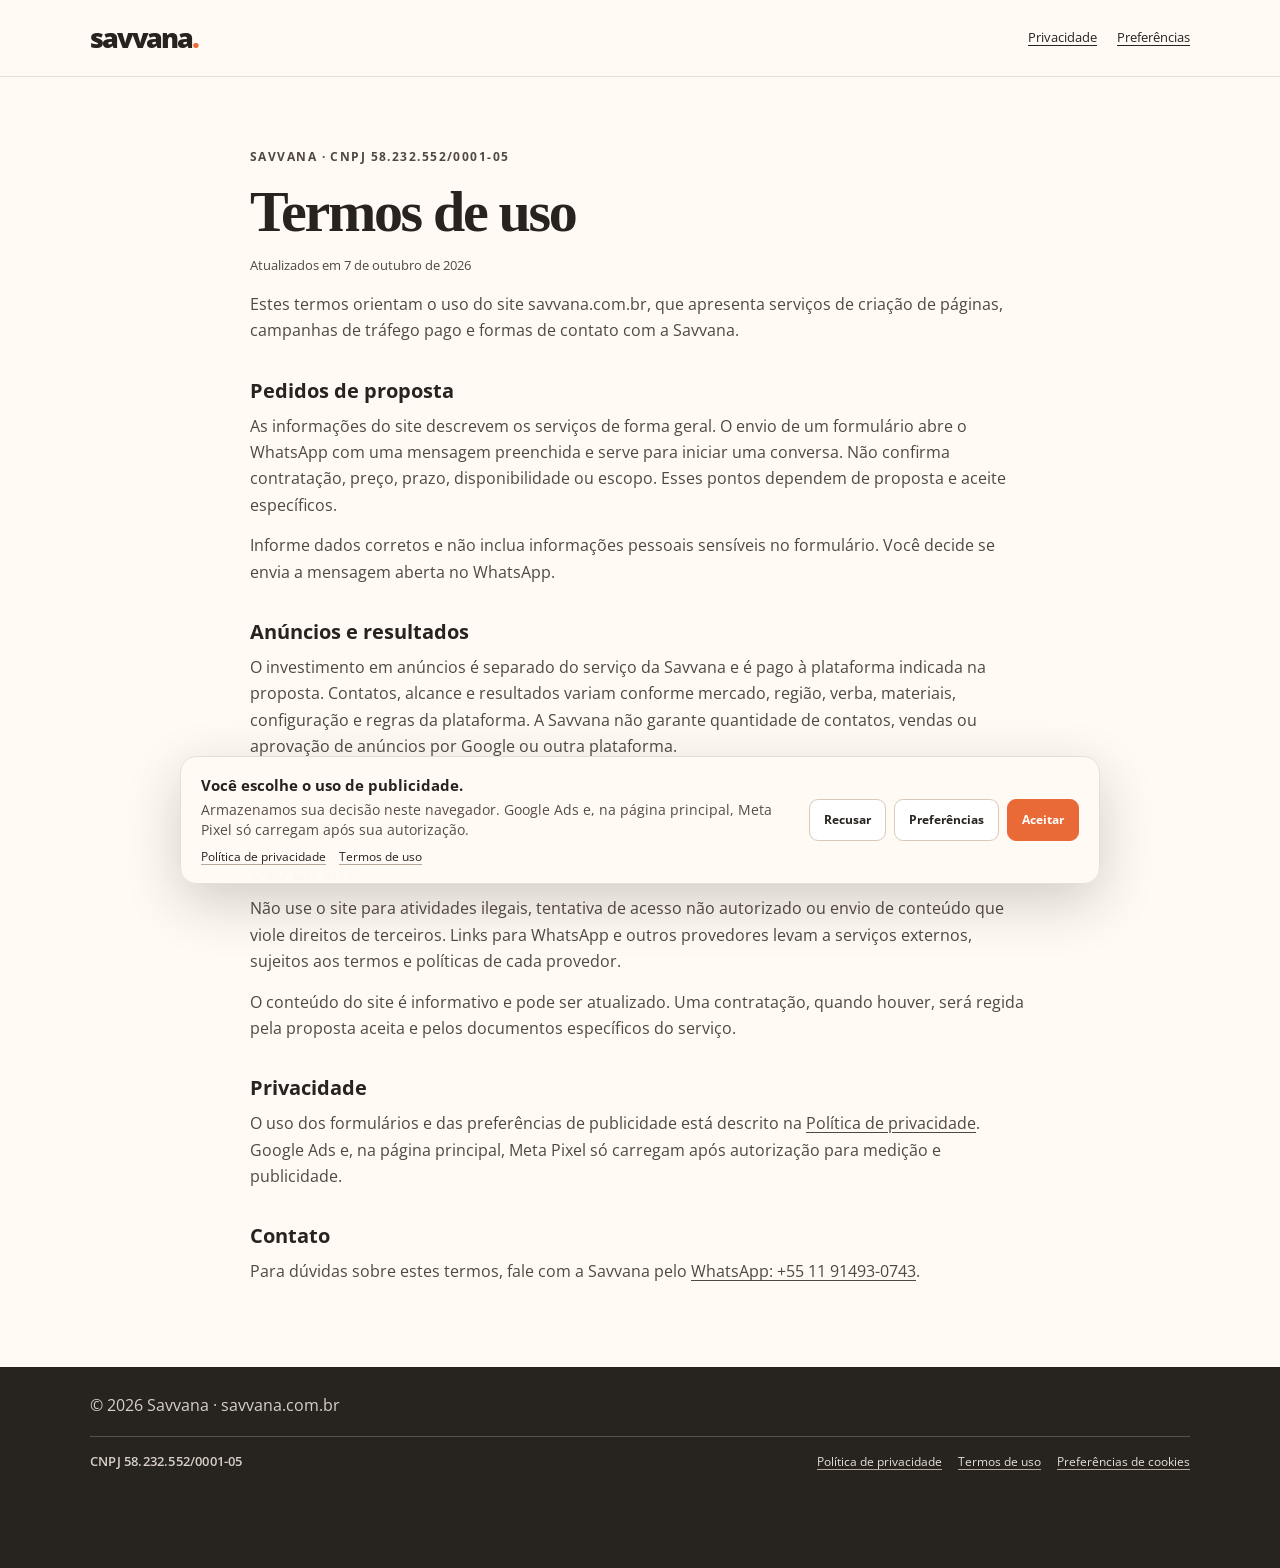
<file: termos-de-uso/index.html>
<!doctype html>
<html lang="pt-BR">
<head>
  <meta charset="utf-8">
  <meta name="viewport" content="width=device-width, initial-scale=1, viewport-fit=cover">
  <meta name="theme-color" content="#fffaf4">
  <meta name="description" content="Condições de uso do site Savvana e informações sobre pedidos de proposta.">
  <link rel="canonical" href="https://savvana.com.br/termos-de-uso/">
  <link rel="preconnect" href="https://fonts.googleapis.com">
  <link rel="preconnect" href="https://fonts.gstatic.com" crossorigin>
  <link href="https://fonts.googleapis.com/css2?family=Open+Sans:wght@400;500;600;700;800&display=swap" rel="stylesheet">
  <link rel="stylesheet" href="/assets/savvana-consent.css">
  <link rel="stylesheet" href="/assets/savvana-legal.css">
  <script src="/assets/savvana-consent.js"></script>
  <title>Termos de uso | Savvana</title>
</head>
<body>
  <header class="legal-header">
    <div class="legal-header-inner">
      <a class="legal-brand" href="/" aria-label="Savvana — página inicial">savvana<span>.</span></a>
      <nav class="legal-nav" aria-label="Navegação legal">
        <a href="/politica-de-privacidade/">Privacidade</a>
        <button type="button" data-open-consent>Preferências</button>
      </nav>
    </div>
  </header>
  <main class="legal-content">
    <p class="legal-eyebrow">Savvana · CNPJ 58.232.552/0001-05</p>
    <h1>Termos de uso</h1>
    <p class="legal-updated">Atualizados em 7 de outubro de 2026</p>

    <p>Estes termos orientam o uso do site savvana.com.br, que apresenta serviços de criação de páginas, campanhas de tráfego pago e formas de contato com a Savvana.</p>

    <h2>Pedidos de proposta</h2>
    <p>As informações do site descrevem os serviços de forma geral. O envio de um formulário abre o WhatsApp com uma mensagem preenchida e serve para iniciar uma conversa. Não confirma contratação, preço, prazo, disponibilidade ou escopo. Esses pontos dependem de proposta e aceite específicos.</p>
    <p>Informe dados corretos e não inclua informações pessoais sensíveis no formulário. Você decide se envia a mensagem aberta no WhatsApp.</p>

    <h2>Anúncios e resultados</h2>
    <p>O investimento em anúncios é separado do serviço da Savvana e é pago à plataforma indicada na proposta. Contatos, alcance e resultados variam conforme mercado, região, verba, materiais, configuração e regras da plataforma. A Savvana não garante quantidade de contatos, vendas ou aprovação de anúncios por Google ou outra plataforma.</p>
    <p>A veiculação depende das regras, disponibilidade e decisões das plataformas de anúncios. A Savvana pode ajustar campanhas conforme o serviço contratado e as informações disponíveis.</p>

    <h2>Uso do site</h2>
    <p>Não use o site para atividades ilegais, tentativa de acesso não autorizado ou envio de conteúdo que viole direitos de terceiros. Links para WhatsApp e outros provedores levam a serviços externos, sujeitos aos termos e políticas de cada provedor.</p>
    <p>O conteúdo do site é informativo e pode ser atualizado. Uma contratação, quando houver, será regida pela proposta aceita e pelos documentos específicos do serviço.</p>

    <h2>Privacidade</h2>
    <p>O uso dos formulários e das preferências de publicidade está descrito na <a href="/politica-de-privacidade/">Política de privacidade</a>. Google Ads e, na página principal, Meta Pixel só carregam após autorização para medição e publicidade.</p>

    <h2>Contato</h2>
    <p>Para dúvidas sobre estes termos, fale com a Savvana pelo <a href="https://wa.me/5511914930743?text=Ol%C3%A1%2C%20Savvana.%20Tenho%20uma%20d%C3%BAvida%20sobre%20os%20termos%20do%20site." target="_blank" rel="noopener noreferrer">WhatsApp: +55 11 91493-0743</a>.</p>
  </main>
  <footer class="legal-footer">
    <div class="legal-footer-inner">
      <div>© <span id="year">2026</span> Savvana · savvana.com.br</div>
      <div class="savvana-footer-legal">
        <span class="savvana-cnpj">CNPJ 58.232.552/0001-05</span>
        <nav class="savvana-footer-links" aria-label="Informações legais"><a href="/politica-de-privacidade/">Política de privacidade</a><a href="/termos-de-uso/">Termos de uso</a><button type="button" data-open-consent>Preferências de cookies</button></nav>
      </div>
    </div>
  </footer>
  <script>document.getElementById('year').textContent=String(new Date().getFullYear());</script><div class="savvana-consent-banner" id="savvana-consent-banner" role="region" aria-label="Preferências de privacidade" hidden>
  <div>
    <p class="savvana-consent-copy"><strong>Você escolhe o uso de publicidade.</strong>Armazenamos sua decisão neste navegador. Google Ads e, na página principal, Meta Pixel só carregam após sua autorização.</p>
    <nav class="savvana-consent-links" aria-label="Documentos legais"><a href="/politica-de-privacidade/">Política de privacidade</a><a href="/termos-de-uso/">Termos de uso</a></nav>
  </div>
  <div class="savvana-consent-actions">
    <button type="button" id="savvana-consent-reject">Recusar</button>
    <button type="button" id="savvana-consent-open">Preferências</button>
    <button type="button" id="savvana-consent-accept" class="savvana-consent-primary">Aceitar</button>
  </div>
</div>
<dialog class="savvana-consent-dialog" id="savvana-consent-preferences" aria-labelledby="savvana-consent-title">
  <div class="savvana-consent-dialog-inner">
    <h2 id="savvana-consent-title">Preferências de privacidade</h2>
    <p>O armazenamento necessário guarda sua escolha. Medição e publicidade ficam desativadas até você autorizar.</p>
    <label class="savvana-consent-option">
      <input type="checkbox" id="savvana-ads-consent">
      <span><strong>Medição e publicidade</strong><span>Permite carregar Google Ads e, na página principal, Meta Pixel para medir contatos.</span></span>
    </label>
    <div class="savvana-consent-dialog-actions">
      <button type="button" id="savvana-consent-close">Voltar</button>
      <button type="button" id="savvana-consent-save" class="savvana-consent-primary">Salvar escolha</button>
    </div>
  </div>
</dialog></body>
</html>
</file>
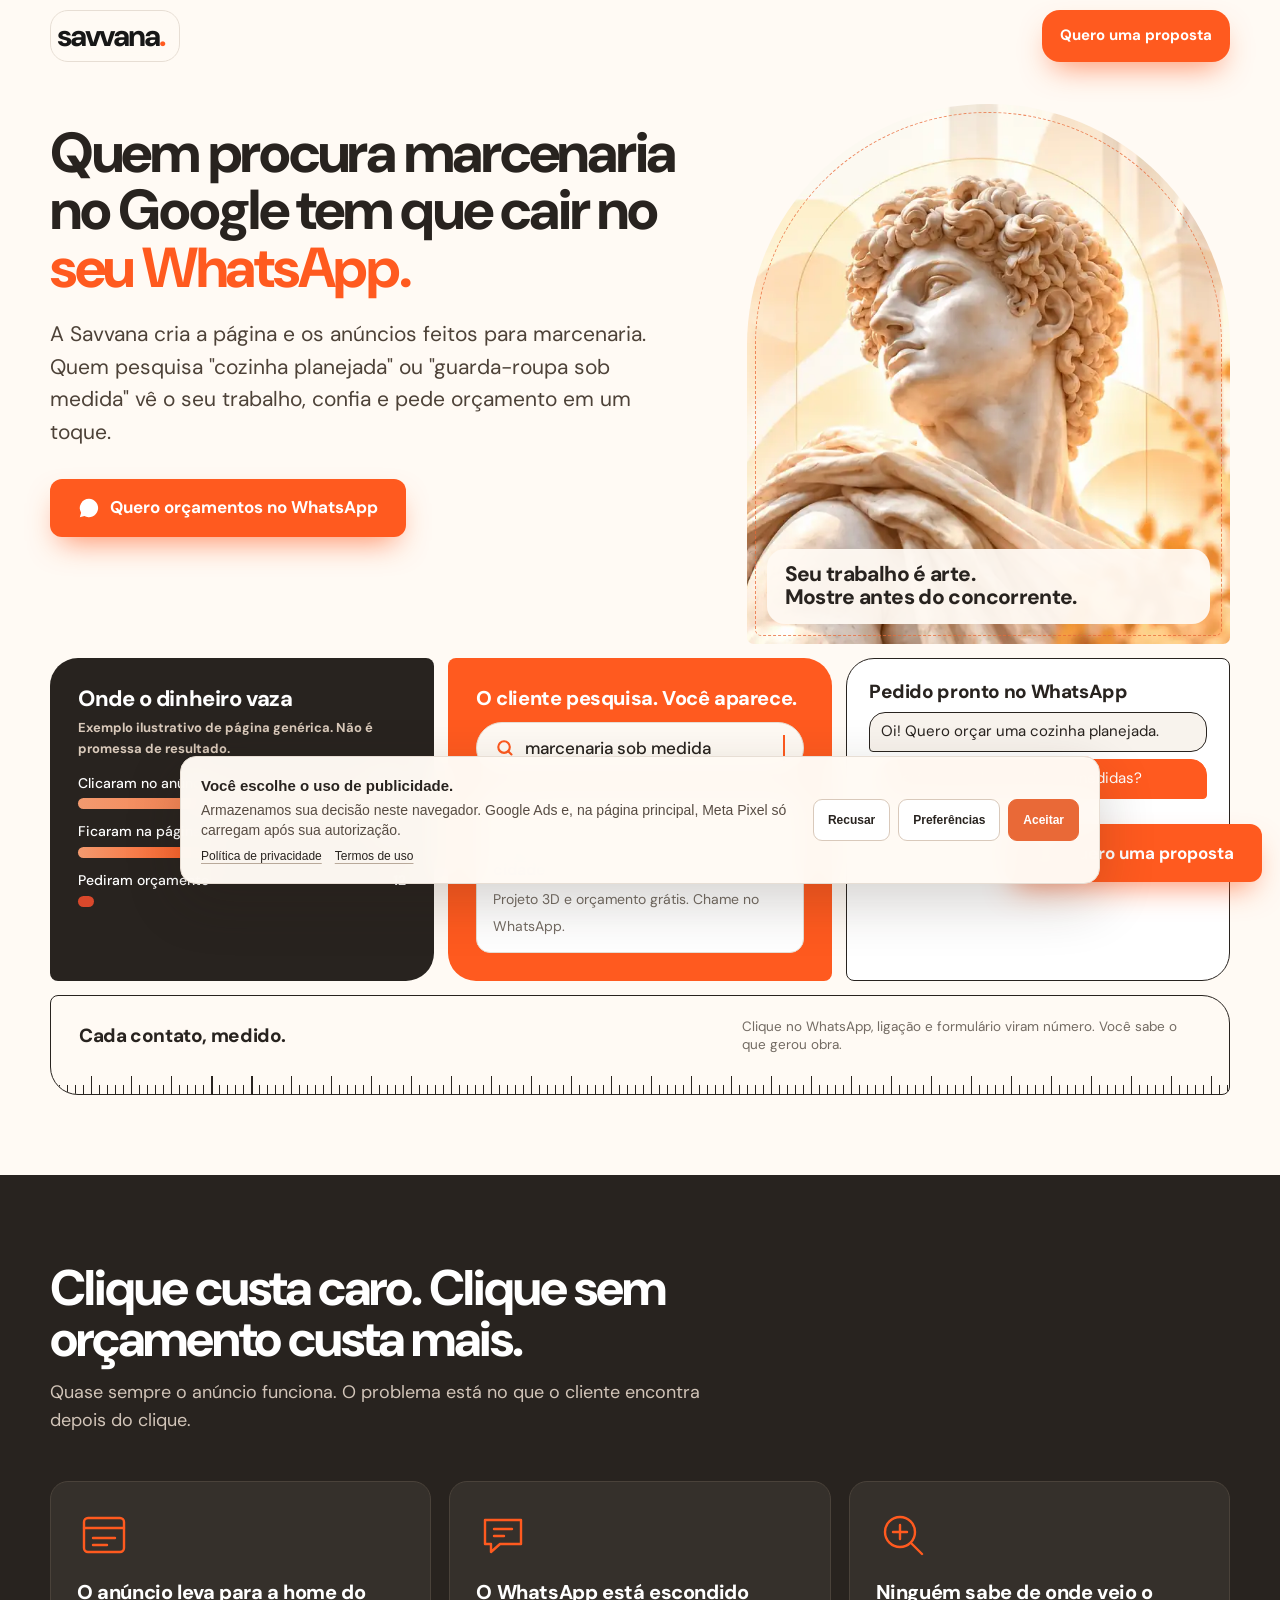
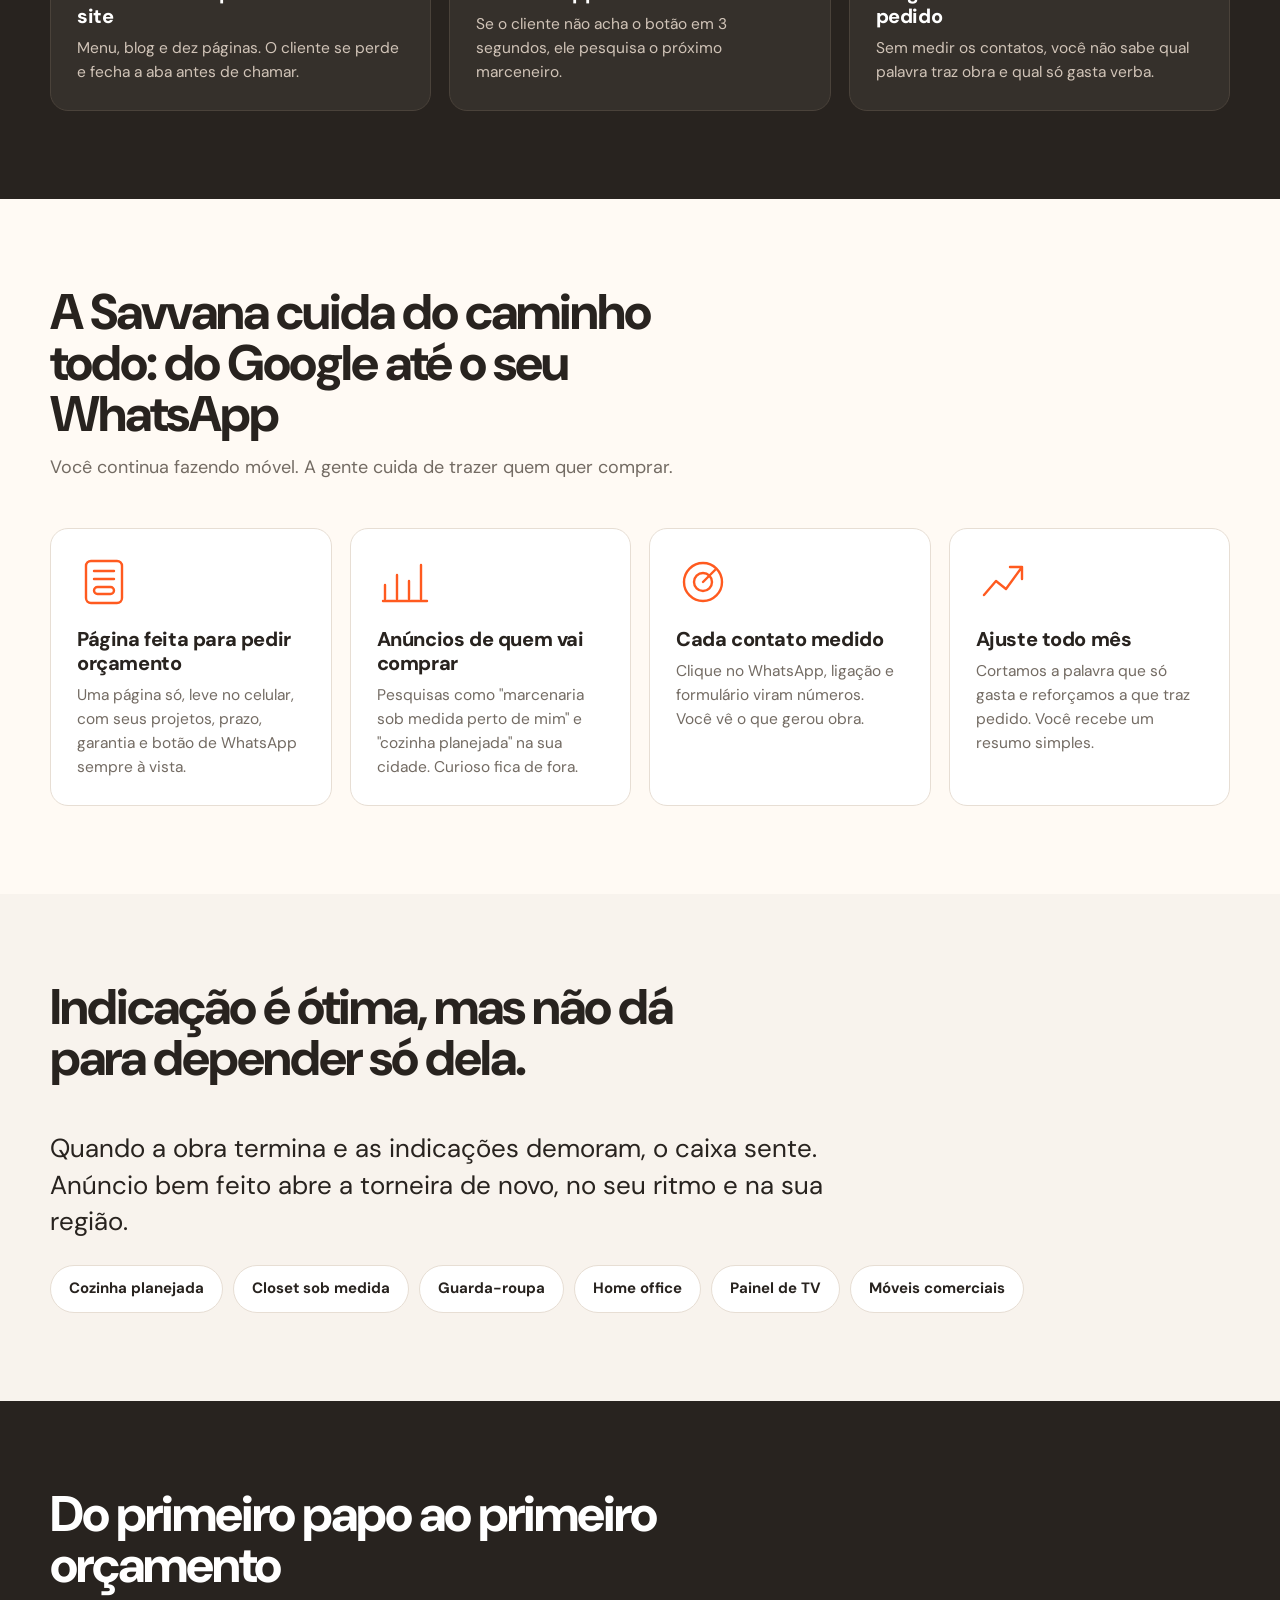
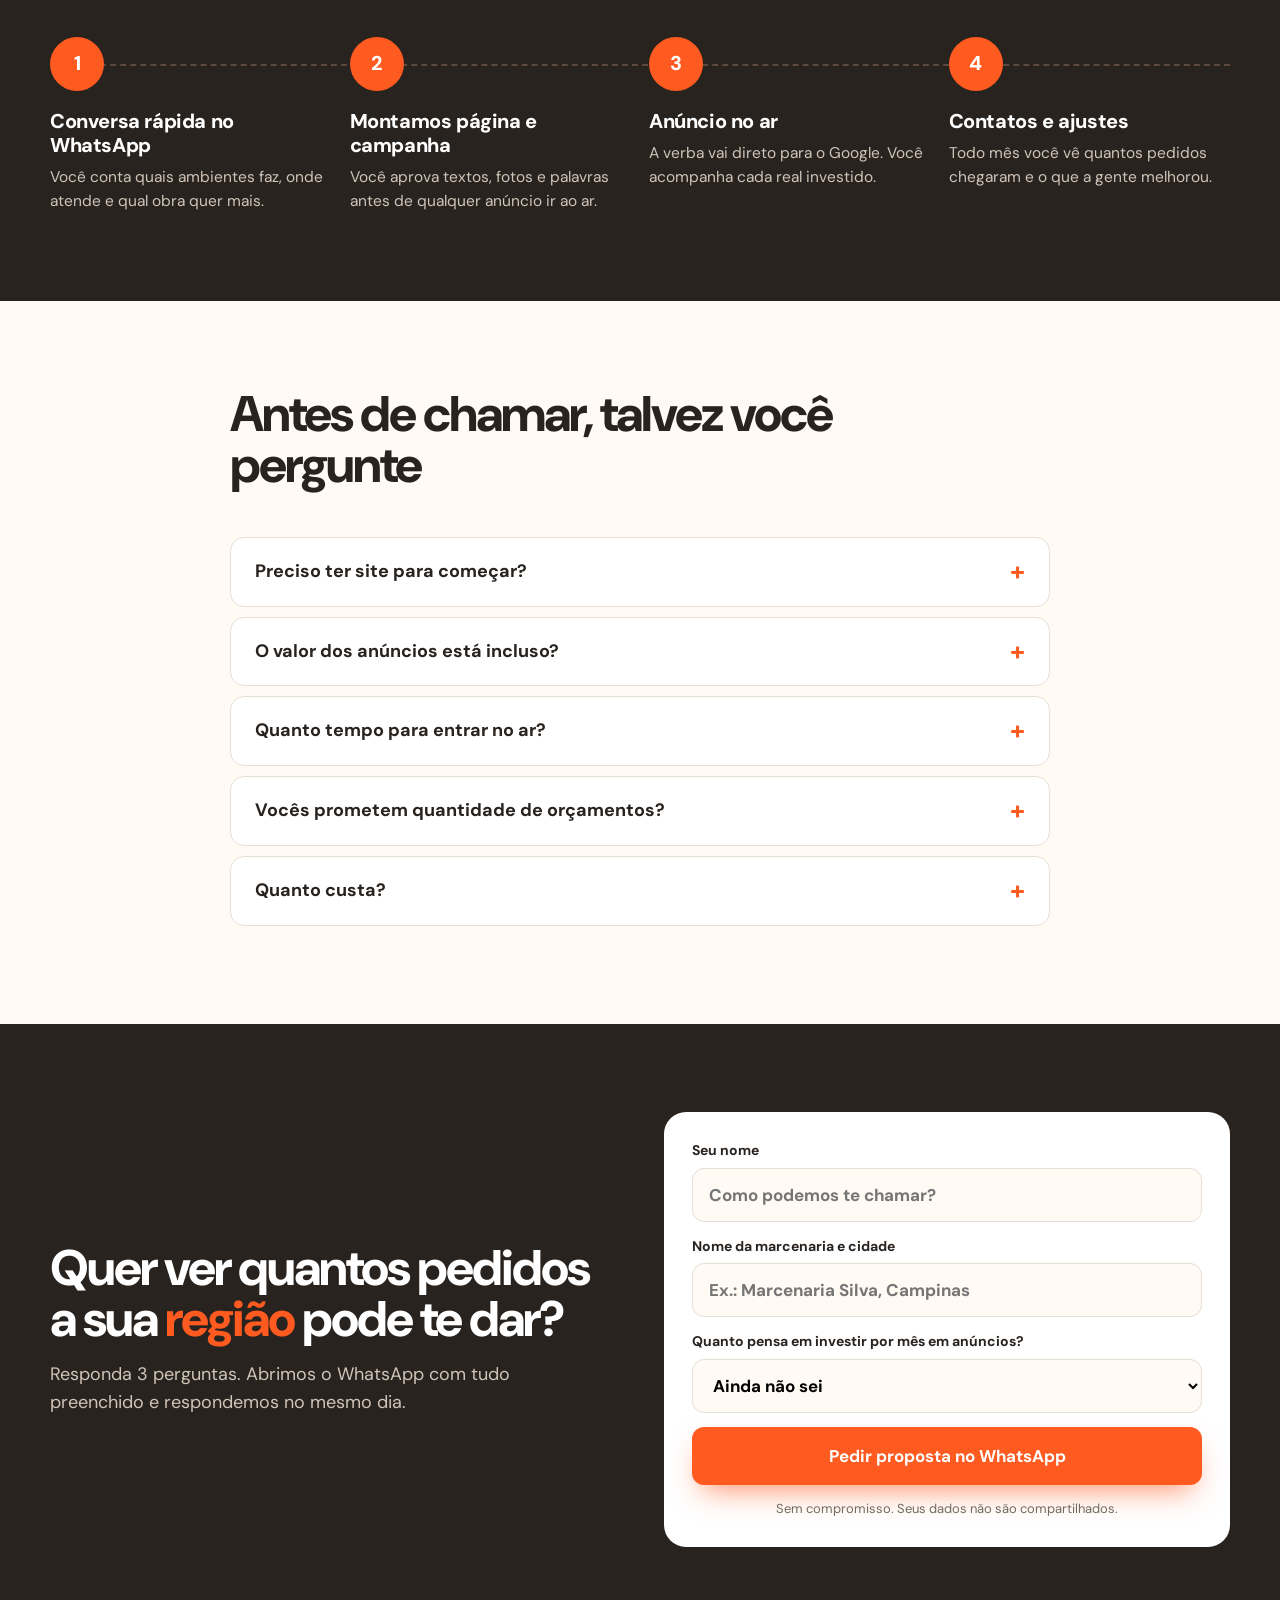
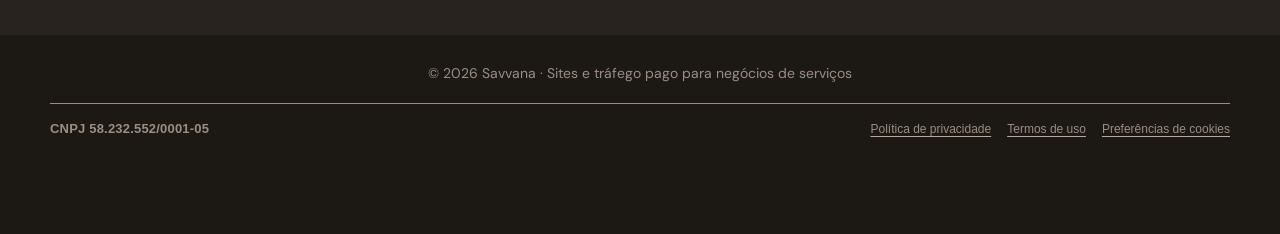
<file: marcenaria/t/index.html>
<!DOCTYPE html>
<html lang="pt-BR">
<head>
<meta charset="utf-8">
<meta name="viewport" content="width=device-width, initial-scale=1, viewport-fit=cover">
<title>Tráfego Pago e Landing Pages para Marcenarias | Savvana</title>
<meta name="description" content="Anúncios no Google e landing pages feitas para marcenarias receberem pedidos de orçamento no WhatsApp. Pare de pagar por clique que não vira cliente.">
<meta name="robots" content="index, follow, max-image-preview:large">
<meta name="theme-color" content="#28231f">
<link rel="canonical" href="https://SEUSITE.com.br/marcenarias">
<meta property="og:type" content="website"><meta property="og:locale" content="pt_BR">
<meta property="og:title" content="Savvana: mais pedidos de orçamento para a sua marcenaria">
<meta property="og:description" content="Landing page + Google Ads pensados para marcenaria. Clique que vira conversa no WhatsApp.">
<link rel="icon" href="data:image/svg+xml,%3Csvg xmlns='http://www.w3.org/2000/svg' viewBox='0 0 64 64'%3E%3Crect width='64' height='64' rx='16' fill='%23f16f39'/%3E%3Cpath d='M42 20c-4-6-20-6-20 3 0 10 23 3 23 15 0 11-23 14-29 3' fill='none' stroke='%23fffaf4' stroke-width='6' stroke-linecap='round'/%3E%3C/svg%3E">
<link rel="preconnect" href="https://fonts.googleapis.com"><link rel="preconnect" href="https://fonts.gstatic.com" crossorigin>
<link rel="stylesheet" href="https://fonts.googleapis.com/css2?family=DM+Sans:opsz,wght@9..40,400;9..40,500;9..40,700;9..40,800&display=swap">
<script type="application/ld+json">{"@context":"https://schema.org","@graph":[{"@type":"ProfessionalService","name":"Savvana","description":"Landing pages e tráfego pago para marcenarias","telephone":"+5511914930743","areaServed":"BR"},{"@type":"FAQPage","mainEntity":[{"@type":"Question","name":"Preciso ter site para começar?","acceptedAnswer":{"@type":"Answer","text":"Não. Criamos a landing page da campanha e ela já nasce pronta para receber orçamentos."}},{"@type":"Question","name":"O valor dos anúncios está incluso?","acceptedAnswer":{"@type":"Answer","text":"Não. O investimento em anúncios vai direto para o Google, separado do nosso serviço, e você acompanha cada real."}},{"@type":"Question","name":"Vocês prometem quantidade de orçamentos?","acceptedAnswer":{"@type":"Answer","text":"Não prometemos número. Mostramos o que cada real gerou em contatos e ajustamos a campanha todo mês."}}]}]}</script>

<style>
:root{--ink:#28231f;--ink2:#35302b;--paper:#fffaf4;--paper2:#f8f3ed;--or:#e96937;--or2:#c94a20;--line:#e7ded4;--mut:#736b63;--e:cubic-bezier(.22,1,.36,1);--f:"DM Sans","Segoe UI",Arial,sans-serif}
*,*::before,*::after{box-sizing:border-box}html{scroll-behavior:smooth;scroll-padding-top:84px}
body{margin:0;background:var(--paper);color:var(--ink);font:400 17px/1.55 var(--f);-webkit-font-smoothing:antialiased}
body.lock{overflow:hidden}a{color:inherit;text-decoration:none}svg{display:block;max-width:100%}button,input,select{font:inherit}p{margin:0}
:focus-visible{outline:3px solid var(--or);outline-offset:3px}
.w{width:min(100% - 40px,1180px);margin-inline:auto}
h1,h2,h3{margin:0;letter-spacing:-.04em;line-height:1.02;font-weight:800}
h1{font-size:clamp(38px,5.6vw,72px)}h2{font-size:clamp(30px,4vw,50px)}h3{font-size:20px;letter-spacing:-.02em;line-height:1.2}
.or{color:var(--or)}
.btn{display:inline-flex;align-items:center;justify-content:center;gap:10px;min-height:58px;padding:0 28px;border-radius:12px;border:0;background:var(--or);color:#fff;font-weight:700;font-size:17px;cursor:pointer;box-shadow:0 14px 30px -10px rgba(233,105,55,.7);transition:transform .25s var(--e),background .2s}
.btn:hover{transform:translateY(-3px);background:var(--or2)}.btn svg{width:22px;height:22px}
.pulse{animation:pulse 2.4s 1.5s infinite}@keyframes pulse{0%{box-shadow:0 0 0 0 rgba(233,105,55,.55)}70%,100%{box-shadow:0 0 0 18px rgba(233,105,55,0)}}

/* INTRO */
#intro{position:fixed;inset:0;z-index:200;background:#000;color:#fff;display:grid;place-items:center;text-align:center;overflow:hidden;transition:transform .9s var(--e),opacity .6s}
#intro.out{transform:translate3d(0,-100%,0);opacity:0;pointer-events:none;visibility:hidden}
.blob{position:absolute;border-radius:50%;filter:blur(70px);background:radial-gradient(circle,#ff9a68,#e96937 55%,transparent 72%);animation:drift 9s ease-in-out infinite alternate}
.b1{width:60vmax;height:60vmax;left:-20vmax;bottom:-34vmax}.b2{width:34vmax;height:34vmax;right:-12vmax;top:-14vmax;opacity:.7;animation-delay:-4s}
@keyframes drift{to{transform:translate(6vmax,-4vmax) scale(1.15)}}
.stage{position:relative;width:min(100% - 40px,900px);height:40vh}
.k{position:absolute;inset:0;display:grid;place-items:center;font-size:clamp(46px,10vw,110px);font-weight:700;letter-spacing:-.04em;line-height:1.05;opacity:0;animation:k 1.2s var(--d) both;background:linear-gradient(#fff,#b9b0a8);-webkit-background-clip:text;background-clip:text;-webkit-text-fill-color:transparent}
.k.sm{font-size:clamp(26px,5vw,52px);font-weight:500}
.k.last{animation-name:kk;font-size:clamp(34px,6.4vw,74px);font-weight:800;-webkit-text-fill-color:#fff;background:none}
.k.last b{color:var(--or)}
@keyframes k{0%{opacity:0;filter:blur(16px);transform:scale(.94)}22%,78%{opacity:1;filter:none;transform:none}100%{opacity:0;filter:blur(12px);transform:scale(1.04)}}
@keyframes kk{0%{opacity:0;filter:blur(16px);transform:scale(.94)}30%,100%{opacity:1;filter:none;transform:none}}
.bar{position:absolute;left:0;bottom:0;height:4px;background:var(--or);width:0;animation:bar 4.8s linear forwards}@keyframes bar{to{width:100%}}
#skip{position:absolute;right:20px;bottom:24px;background:none;border:1px solid #ffffff44;color:#ffffffbb;padding:8px 16px;border-radius:99px;cursor:pointer;font-size:14px}

/* HEADER */
header{position:fixed;top:0;left:0;right:0;z-index:60;background:rgba(255,250,244,.93);backdrop-filter:blur(14px);border-bottom:1px solid var(--line);transform:translateY(-100%);transition:transform .8s .25s var(--e)}
body.ready header{transform:none}
.hd{display:flex;align-items:center;justify-content:space-between;min-height:68px;gap:16px}
.logo{display:flex;align-items:center;gap:10px;font-weight:800;letter-spacing:-.07em;font-size:27px}.logo svg{width:34px;height:34px}
.hd .btn{min-height:44px;padding:0 18px;font-size:15px;box-shadow:none}

/* HERO */
.hero{position:relative;overflow:hidden;padding:128px 0 80px}
.hero .blob{opacity:.25;filter:blur(90px)}.hero .b1{left:auto;right:-18vmax;bottom:-26vmax}.hero .b2{display:none}
.hg{position:relative;display:grid;grid-template-columns:1.05fr .95fr;gap:48px;align-items:center}
.sub{font-size:clamp(18px,2vw,21px);color:#4d4238;margin:22px 0 30px;max-width:30em}
.cta{display:flex;flex-wrap:wrap;gap:14px;align-items:center}.cta small{color:var(--mut);font-size:14px}
.card-v{background:#fff;border:1px solid var(--line);border-radius:24px;padding:22px;box-shadow:0 40px 70px -34px rgba(54,36,20,.4);position:relative}
.srch{display:flex;align-items:center;gap:10px;background:var(--paper);border:1px solid var(--line);border-radius:99px;padding:12px 18px;font-weight:500;margin-bottom:16px}
.srch svg{width:20px;fill:none;stroke:var(--or);stroke-width:2.6;stroke-linecap:round}
.typ{overflow:hidden;white-space:nowrap;width:0;border-right:2px solid var(--or);animation:typ 2.2s .8s steps(26) forwards,blink .8s infinite}
@keyframes typ{to{width:15.5em}}@keyframes blink{50%{border-color:transparent}}
.ad{border:1px solid var(--line);border-radius:14px;padding:14px 16px;margin-bottom:18px;opacity:0;animation:up .6s 3.1s var(--e) forwards}
.ad small{font-size:12px;font-weight:700}.ad b{display:block;color:#1a5fd0;font-size:16px;margin:2px 0}.ad span{font-size:14px;color:var(--mut)}
@keyframes up{from{opacity:0;transform:translateY(12px)}to{opacity:1}}
.lk{font-size:13px;font-weight:700;margin:0 0 10px;color:var(--mut)}
.row{margin-bottom:12px;font-size:14px;font-weight:500}.row div{display:flex;justify-content:space-between;margin-bottom:4px}
.row i{display:block;height:11px;border-radius:99px;background:linear-gradient(90deg,#f29a6f,var(--or));width:0;animation:gr 1.4s var(--t) var(--e) forwards}
.row.lo i{background:#d9482b}@keyframes gr{to{width:var(--w)}}
.note{font-size:12px;color:var(--mut);margin-top:8px}

/* SECTIONS */
section{padding:88px 0}.dark{background:var(--ink);color:#fff}.alt{background:var(--paper2)}
.head{max-width:700px;margin-bottom:46px}.head p{color:var(--mut);margin-top:14px;font-size:18px}.dark .head p{color:#d1c4b8}
.g3{display:grid;grid-template-columns:repeat(3,1fr);gap:18px}.g4{display:grid;grid-template-columns:repeat(4,1fr);gap:18px}
.card{background:#fff;border:1px solid var(--line);border-radius:18px;padding:26px}.dark .card{background:var(--ink2);border-color:#4a423a}
.card p{color:var(--mut);font-size:15.5px;margin-top:8px}.dark .card p{color:#d1c4b8}
.ic{width:54px;height:54px;margin-bottom:18px}.ic *{fill:none;stroke:var(--or);stroke-width:2.4;stroke-linecap:round;stroke-linejoin:round;stroke-dasharray:1;stroke-dashoffset:1;transition:stroke-dashoffset 1.4s var(--e)}
.in .ic *{stroke-dashoffset:0}
.steps{display:grid;grid-template-columns:repeat(4,1fr);gap:18px;position:relative}.steps:before{content:"";position:absolute;left:0;right:0;top:27px;border-top:2px dashed #5b4a3d}
.n{width:54px;height:54px;border-radius:50%;background:var(--or);display:grid;place-items:center;font-weight:800;font-size:20px;margin-bottom:18px;position:relative}
.steps p{color:#d1c4b8;font-size:15.5px;margin-top:8px}
.chips{display:flex;flex-wrap:wrap;gap:10px}.chips span{background:#fff;border:1px solid var(--line);padding:11px 18px;border-radius:99px;font-weight:700;font-size:15px}
details{background:#fff;border:1px solid var(--line);border-radius:14px;margin-bottom:10px}
summary{cursor:pointer;padding:20px 24px;font-weight:700;font-size:18px;list-style:none;display:flex;justify-content:space-between;gap:16px}
summary::after{content:"+";color:var(--or);font-size:26px;line-height:1;transition:transform .25s}details[open] summary::after{transform:rotate(45deg)}
details p{padding:0 24px 22px;color:var(--mut)}
.final{display:grid;grid-template-columns:1fr 1fr;gap:48px;align-items:center}
form{background:#fff;color:var(--ink);border-radius:22px;padding:28px;display:grid;gap:14px}
label{font-weight:700;font-size:14px;display:grid;gap:6px}
input,select{height:54px;border:1.5px solid var(--line);border-radius:12px;padding:0 16px;background:var(--paper);font-size:17px}
input:focus,select:focus{border-color:var(--or);outline:none}form small{color:var(--mut);text-align:center;font-size:13px}
footer{background:#1c1814;color:#9a8e82;padding:28px 0 96px;font-size:14px;text-align:center}
.fab{position:fixed;right:18px;bottom:calc(18px + env(safe-area-inset-bottom,0px));z-index:70;display:none;box-shadow:0 14px 30px -6px rgba(0,0,0,.4)}body.ready .fab{display:inline-flex}
@media(max-width:900px){.hg,.final{grid-template-columns:1fr}.g3,.g4,.steps{grid-template-columns:1fr 1fr}.steps:before{display:none}.hero{padding-top:108px}section{padding:64px 0}}
@media(max-width:560px){.g3,.g4,.steps{grid-template-columns:1fr}.fab{left:18px}.cta .btn{width:100%}}
@media(prefers-reduced-motion:reduce){*{animation-duration:.01s!important;animation-delay:0s!important;transition-duration:.01s!important}#intro{display:none}}
</style>
<style>
:root{--bg:url("[data-uri]")}
body{overflow-x:hidden}
#intro{height:100vh;height:100dvh}
.k{animation:k var(--t,2.4s) var(--d) both;padding:0 20px}
.k.last{animation:kk 2s var(--d) both}
.bar{animation-duration:10.5s}
header{background:linear-gradient(rgba(255,250,244,.55),rgba(255,250,244,.7)),var(--bg) center 30%/cover;padding-top:env(safe-area-inset-top,0px)}
.bdg{font-size:13px;font-weight:700;color:var(--or2);background:#fff;border:1px solid var(--line);padding:6px 12px;border-radius:99px;margin-left:12px}
.logo{display:flex;align-items:center}
.hero{background:linear-gradient(rgba(255,250,244,.3),var(--paper) 96%),var(--bg) center/cover}
.typ{max-width:100%}
.ck{display:flex;flex-wrap:wrap;gap:8px 18px;list-style:none;padding:0;margin:22px 0 0;font-size:15px;font-weight:500}
.ck li:before{content:"\2713";color:var(--or);font-weight:800;margin-right:6px}
.big{font-size:clamp(20px,2.4vw,26px);line-height:1.4;max-width:30em;margin-bottom:26px}
@media(max-width:700px){
.bdg{display:none}.w{width:calc(100% - 32px)}body{font-size:16.5px}
.hero{padding:88px 0 40px}h1{font-size:clamp(34px,10vw,44px);letter-spacing:-.045em}h2{font-size:clamp(28px,8vw,36px)}
.sub{font-size:17px;margin:16px 0 22px}.cta .btn{width:100%;min-height:60px}.hg{gap:28px}
.g3,.g4{grid-template-columns:1fr;gap:12px}.card{padding:20px}.ic{margin-bottom:12px}
.steps{grid-template-columns:1fr;gap:22px}.steps>div{display:grid;grid-template-columns:54px 1fr;column-gap:16px}.steps .n{grid-row:span 2;margin:0}
.fab{left:12px;right:12px;bottom:calc(12px + env(safe-area-inset-bottom,0px));min-height:60px;font-size:18px}
.hd .btn{padding:0 14px;font-size:14px}.blob{filter:blur(48px)}
section{padding:52px 0}.head{margin-bottom:28px}.final{gap:28px}form{padding:20px}summary{padding:18px;font-size:17px}details p{padding:0 18px 20px}
}
</style>
<style>
/* HEADER: dois blocos flutuando sobre a imagem, sem barra */
header{background:none!important;border:0!important;backdrop-filter:none!important;pointer-events:none}
.hd{pointer-events:none;padding-top:10px;min-height:0}.hd>*{pointer-events:auto}
.logo{gap:8px;background:rgba(255,250,244,.92);backdrop-filter:blur(10px);border:1px solid var(--line);border-radius:18px;padding:5px 16px 5px 6px;min-height:52px;font-size:25px}
.logo svg{width:40px;height:40px}.logo b{font-weight:800}.logo i{font-style:normal;color:var(--or)}
.hd .btn{border-radius:18px;min-height:52px;box-shadow:0 10px 24px -8px rgba(233,105,55,.8)}
/* BENTO */
.hero2{padding:78px 0 56px;background:var(--paper)}
.bento{display:grid;grid-template-columns:1fr 1fr;gap:12px}
.t{border-radius:28px;padding:20px;position:relative;overflow:hidden;grid-column:span 2}
.arch{order:0;height:230px;padding:0;border-radius:999px 999px 28px 28px;background:var(--bg) 100% 24%/200% auto no-repeat,#f6e7d6}
.arch:after{content:"";position:absolute;inset:8px;border:1.5px dashed rgba(233,105,55,.75);border-radius:inherit;pointer-events:none}
.arch p{position:absolute;left:0;right:0;bottom:0;margin:0;padding:34px 22px 20px;text-align:center;font-weight:800;letter-spacing:-.03em;line-height:1.12;font-size:19px;background:linear-gradient(transparent,rgba(255,250,244,.95) 70%)}
.hd2{order:1;padding:14px 4px 6px}
.leak{order:2;background:var(--ink);color:#fff;border-radius:28px 8px 28px 8px}
.leak .lk{color:#d9c9ba;margin-bottom:14px}.leak h3{font-size:22px;margin-bottom:6px}
.sr{order:3;background:var(--or);color:#fff;border-radius:8px 28px 8px 28px}
.sr h3{margin-bottom:12px;font-size:20px}.sr .srch{color:var(--ink)}.sr .ad{background:#fff;color:var(--ink);margin:0}
.chat{order:4;grid-column:span 1;background:#fff;border:1.5px solid var(--ink);padding:14px;display:grid;gap:8px;align-content:start;border-radius:28px 8px}
.chat h3{font-size:16px}
.bub{background:var(--paper2);border:1.5px solid var(--ink);border-radius:16px 16px 16px 4px;padding:9px 11px;font-size:13.5px;line-height:1.3;opacity:0;transform:scale(.9);transform-origin:left bottom;animation:pop .5s var(--d) var(--e) forwards}
.bub.me{background:var(--or);color:#fff;border-color:var(--or);border-radius:16px 16px 4px 16px;margin-left:12px;transform-origin:right bottom}
@keyframes pop{to{opacity:1;transform:none}}
.rl{order:5;grid-column:span 1;border:1.5px solid var(--ink);border-radius:8px 28px;padding:14px 14px 34px;display:flex;flex-direction:column;justify-content:space-between;gap:10px}
.rl h3{font-size:16px}.rl p{font-size:13.5px;color:var(--mut);line-height:1.35}
.rl:after{content:"";position:absolute;left:0;right:0;bottom:0;height:20px;background:repeating-linear-gradient(90deg,var(--ink) 0 1.5px,transparent 1.5px 8px) 0 100%/100% 9px no-repeat,repeating-linear-gradient(90deg,var(--ink) 0 1.5px,transparent 1.5px 40px) 0 100%/100% 18px no-repeat}
body.intro-live .typ,body.intro-live .ad,body.intro-live .row i,body.intro-live .bub{animation-play-state:paused}
.typ{animation-delay:.6s,.6s}.ad{animation-delay:2.9s}.row i{animation-delay:3s}
.leak .row i{animation-delay:.8s}
@media(min-width:900px){
.hero2{padding:104px 0 80px}.bento{grid-template-columns:repeat(12,1fr);gap:14px}
.t{padding:28px}.hd2{grid-column:1/8;padding:20px 12px 10px 0}
.arch{grid-column:8/13;grid-row:1/3;height:auto;min-height:480px;background-size:230% auto;background-position:96% 14%}
.arch p{font-size:24px}.leak{grid-column:1/5;grid-row:2}.sr{grid-column:5/8;grid-row:2}
.chat{grid-column:1/6;grid-row:3;padding:22px}.rl{grid-column:6/13;grid-row:3;padding:22px 22px 40px}
.chat h3,.rl h3{font-size:19px}.bub{font-size:15px}
}
@media(max-width:700px){.hero2{padding:74px 0 40px}.t{padding:18px}.hd2{padding:12px 2px 4px}}
</style>
<style>
.hd2{grid-column:span 2}
.arch{height:260px;background:var(--bg) 100% 30%/cover no-repeat,#f6e7d6}
.arch p{left:16px;right:16px;bottom:16px;padding:12px 14px;border-radius:18px;background:rgba(255,250,244,.94);text-align:left;font-size:17px}
@media(max-width:700px){h1{font-size:clamp(32px,9.2vw,42px)}.hero2{padding-bottom:96px}}
@media(min-width:900px){
.hd2{grid-column:1/8}h1{font-size:clamp(40px,4.4vw,64px)}
.arch{grid-column:8/13;grid-row:1;height:auto;min-height:540px;background:var(--bg) 100% 30%/cover no-repeat,#f6e7d6}
.arch p{font-size:21px;left:20px;right:20px;bottom:20px;padding:14px 18px}
.leak{grid-column:1/5;grid-row:2}.sr{grid-column:5/9;grid-row:2}.chat{grid-column:9/13;grid-row:2}
.rl{grid-column:1/13;grid-row:3;flex-direction:row;align-items:center;padding:22px 28px 40px}.rl p{max-width:34em}
}
</style>
<style>
#intro{background:#140f0b}
.bar{animation-duration:13.2s}
.k.s{background:none;-webkit-text-fill-color:currentColor;color:#f6e4d0;animation:sc var(--t) var(--d) both;font:italic 400 clamp(28px,6.6vw,58px)/1.2 Georgia,"Times New Roman",serif;letter-spacing:-.01em;padding:0 26px}
.k.s p{margin:0;max-width:15em}
.k.s .w{display:inline-block;opacity:0;transform:translateY(16px);filter:blur(8px);animation:wd .8s calc(var(--d) + var(--i)*.17s) var(--e) forwards}
.k.last.s{font:800 clamp(32px,7vw,68px)/1.05 var(--f);letter-spacing:-.04em;color:#fff;animation:sk 3.4s var(--d) both}
.k.s b{color:var(--or);font-weight:inherit}
.cut{position:absolute;left:50%;bottom:6%;width:min(52%,300px);height:3px;background:var(--or);border-radius:3px;transform:translateX(-50%) scaleX(0);animation:cut 1.2s 11.9s var(--e) forwards}
@keyframes sc{0%{opacity:0}6%{opacity:1}86%{opacity:1}100%{opacity:0;filter:blur(10px)}}
@keyframes sk{0%{opacity:0}6%,100%{opacity:1}}
@keyframes wd{to{opacity:1;transform:none;filter:none}}
@keyframes cut{to{transform:translateX(-50%) scaleX(1)}}
</style>
<style>
.bar{animation-duration:19s}
.k.s .w{filter:blur(4px);transform:translateY(10px);animation:wd .7s calc(var(--d) + var(--i)*.2s) var(--e) forwards}
.cut{animation-delay:17s}
@keyframes sc{0%{opacity:0}8%{opacity:1}90%{opacity:1}100%{opacity:0}}
</style>

<style>
/* MOBILE FAILSAFE — a página nunca pode ficar presa atrás da intro. */
#intro{
  touch-action:none;
  overscroll-behavior:contain;
  -webkit-user-select:none;
  user-select:none;
  animation:introFailsafe .01s 19.25s step-end forwards;
}
@keyframes introFailsafe{
  to{opacity:0;visibility:hidden;pointer-events:none;transform:translate3d(0,-100%,0)}
}
/* O conteúdo principal é funcional por padrão; JS só melhora a transição. */
header{transform:none}
.fab{display:inline-flex}
@media(prefers-reduced-motion:reduce){
  #intro{display:none!important;animation:none!important}
  body.intro-live .typ,body.intro-live .ad,body.intro-live .row i,body.intro-live .bub{animation-play-state:running}
}
</style>

<style id="savvana-correcoes-finais">
:root{--or:#ff5a1f;--or2:#e74710}

/* LOGO OFICIAL: wordmark savvana. — sem o ícone inventado */
.logo{
  display:inline-flex!important;
  align-items:center!important;
  gap:0!important;
  font-family:"DM Sans","Segoe UI",Arial,sans-serif!important;
  font-size:30px!important;
  font-weight:800!important;
  letter-spacing:-.075em!important;
  line-height:1!important;
  color:#171717!important;
}
.logo svg{display:none!important}
.logo b{font:inherit!important;color:#171717!important}
.logo i{
  font:inherit!important;
  font-style:normal!important;
  color:#171717!important;
}
.logo i::after{
  content:".";
  color:#ff5a1f;
  margin-left:.015em;
}

/* Laranja mais vivo */
.or{color:#ff5a1f!important}
.btn{background:#ff5a1f!important;box-shadow:0 14px 30px -10px rgba(255,90,31,.68)!important}
.btn:hover{background:#e74710!important}
#intro .bar{background:#ff5a1f!important}
#intro .blob{background:radial-gradient(circle,#ff9b68,#ff5a1f 55%,transparent 72%)!important}
.k.last b{color:#ff5a1f!important}

/* CORREÇÃO DA INTRO NO MOBILE SEM ALTERAR UMA PALAVRA DO TEXTO */
@media(max-width:700px){
  #intro .stage{
    width:calc(100vw - 34px)!important;
    max-width:620px!important;
    height:54dvh!important;
  }
  #intro .k{
    width:100%!important;
    max-width:100%!important;
    padding:0 2px!important;
  }
  #intro .k p{
    width:100%!important;
    max-width:100%!important;
    margin:0 auto!important;
    padding:0!important;
    font-size:clamp(27px,8vw,42px)!important;
    line-height:1.09!important;
    letter-spacing:-.04em!important;
    text-wrap:balance!important;
    overflow-wrap:normal!important;
    word-break:normal!important;
  }
  #intro .k .w{
    width:auto!important;
    display:inline-block!important;
    margin:0!important;
  }
  #intro .k.last p{font-size:clamp(28px,8.2vw,43px)!important}
}
footer .cnpj{display:block;margin-top:5px;font-size:12px;color:#b6aaa0}
</style>

<style>#intro{display:none!important}</style>
<link rel="stylesheet" href="/assets/savvana-consent.css">
<script src="/assets/savvana-consent.js"></script>
</head>
<body class="ready">

<header>
  <div class="w hd">
    <a class="logo" href="#topo" aria-label="Savvana"><b>savvan<i>a</i></b></a>
    <a class="btn wa" href="#" data-src="header">Quero uma proposta</a>
  </div>
</header>

<main id="topo">
<section class="hero2">
  <div class="w bento">
    <div class="t arch"><p>Seu trabalho é arte.<br>Mostre antes do concorrente.</p></div>
    <div class="hd2">
      <h1>Quem procura marcenaria no Google tem que cair no <span class="or">seu WhatsApp.</span></h1>
      <p class="sub">A Savvana cria a página e os anúncios feitos para marcenaria. Quem pesquisa "cozinha planejada" ou "guarda-roupa sob medida" vê o seu trabalho, confia e pede orçamento em um toque.</p>
      <div class="cta"><a class="btn pulse wa" href="#" data-src="hero"><svg viewBox="0 0 24 24" fill="currentColor"><path d="M12 2a10 10 0 00-8.6 15.1L2 22l5-1.3A10 10 0 1012 2z"/></svg>Quero orçamentos no WhatsApp</a></div>
    </div>
    <div class="t leak" aria-hidden="true">
      <h3>Onde o dinheiro vaza</h3><p class="lk">Exemplo ilustrativo de página genérica. Não é promessa de resultado.</p>
      <div class="row"><div><span>Clicaram no anúncio</span><b>1.000</b></div><i style="--w:100%;--t:.8s"></i></div>
      <div class="row"><div><span>Ficaram na página</span><b>380</b></div><i style="--w:38%;--t:.8s"></i></div>
      <div class="row lo"><div><span>Pediram orçamento</span><b>12</b></div><i style="--w:5%;--t:.8s"></i></div>
    </div>
    <div class="t sr" aria-hidden="true">
      <h3>O cliente pesquisa. Você aparece.</h3>
      <div class="srch"><svg viewBox="0 0 24 24"><circle cx="11" cy="11" r="7"/><path d="M20 20l-4-4"/></svg><span class="typ">marcenaria sob medida</span></div>
      <div class="ad"><small>Anúncio</small><b>Marcenaria sob medida na sua cidade</b><span>Projeto 3D e orçamento grátis. Chame no WhatsApp.</span></div>
    </div>
    <div class="t chat" aria-hidden="true">
      <h3>Pedido pronto no WhatsApp</h3>
      <div class="bub" style="--d:1.2s">Oi! Quero orçar uma cozinha planejada.</div>
      <div class="bub me" style="--d:2.6s">Perfeito. Pode mandar as medidas?</div>
    </div>
    <div class="t rl">
      <h3>Cada contato, medido.</h3>
      <p>Clique no WhatsApp, ligação e formulário viram número. Você sabe o que gerou obra.</p>
    </div>
  </div>
</section>

<section class="dark reveal">
  <div class="w">
    <div class="head"><h2>Clique custa caro. Clique sem orçamento custa mais.</h2><p>Quase sempre o anúncio funciona. O problema está no que o cliente encontra depois do clique.</p></div>
    <div class="g3">
      <div class="card"><svg class="ic" viewBox="0 0 54 54"><rect pathLength="1" x="7" y="10" width="40" height="34" rx="4"/><path pathLength="1" d="M7 20h40M16 30h22M16 37h14"/></svg><h3>O anúncio leva para a home do site</h3><p>Menu, blog e dez páginas. O cliente se perde e fecha a aba antes de chamar.</p></div>
      <div class="card"><svg class="ic" viewBox="0 0 54 54"><path pathLength="1" d="M9 12h36v24H24l-9 8v-8H9z"/><path pathLength="1" d="M18 21h18M18 28h10"/></svg><h3>O WhatsApp está escondido</h3><p>Se o cliente não acha o botão em 3 segundos, ele pesquisa o próximo marceneiro.</p></div>
      <div class="card"><svg class="ic" viewBox="0 0 54 54"><circle pathLength="1" cx="24" cy="24" r="15"/><path pathLength="1" d="M35 35l11 11M17 24h14M24 17v14"/></svg><h3>Ninguém sabe de onde veio o pedido</h3><p>Sem medir os contatos, você não sabe qual palavra traz obra e qual só gasta verba.</p></div>
    </div>
  </div>
</section>

<section class="reveal">
  <div class="w">
    <div class="head"><h2>A Savvana cuida do caminho todo: do Google até o seu WhatsApp</h2><p>Você continua fazendo móvel. A gente cuida de trazer quem quer comprar.</p></div>
    <div class="g4">
      <div class="card"><svg class="ic" viewBox="0 0 54 54"><rect pathLength="1" x="9" y="6" width="36" height="42" rx="5"/><path pathLength="1" d="M17 16h20M17 24h20"/><rect pathLength="1" x="17" y="32" width="20" height="7" rx="3.5"/></svg><h3>Página feita para pedir orçamento</h3><p>Uma página só, leve no celular, com seus projetos, prazo, garantia e botão de WhatsApp sempre à vista.</p></div>
      <div class="card"><svg class="ic" viewBox="0 0 54 54"><path pathLength="1" d="M8 44V30M20 44V20M32 44V26M44 44V10M6 46h44"/></svg><h3>Anúncios de quem vai comprar</h3><p>Pesquisas como "marcenaria sob medida perto de mim" e "cozinha planejada" na sua cidade. Curioso fica de fora.</p></div>
      <div class="card"><svg class="ic" viewBox="0 0 54 54"><circle pathLength="1" cx="27" cy="27" r="19"/><circle pathLength="1" cx="27" cy="27" r="9"/><path pathLength="1" d="M27 27l12-12"/></svg><h3>Cada contato medido</h3><p>Clique no WhatsApp, ligação e formulário viram números. Você vê o que gerou obra.</p></div>
      <div class="card"><svg class="ic" viewBox="0 0 54 54"><path pathLength="1" d="M8 40l12-14 10 8 16-22M34 12h12v12"/></svg><h3>Ajuste todo mês</h3><p>Cortamos a palavra que só gasta e reforçamos a que traz pedido. Você recebe um resumo simples.</p></div>
    </div>
  </div>
</section>

<section class="alt reveal">
  <div class="w">
    <div class="head"><h2>Indicação é ótima, mas não dá para depender só dela.</h2></div>
    <p class="big">Quando a obra termina e as indicações demoram, o caixa sente. Anúncio bem feito abre a torneira de novo, no seu ritmo e na sua região.</p>
    <div class="chips"><span>Cozinha planejada</span><span>Closet sob medida</span><span>Guarda-roupa</span><span>Home office</span><span>Painel de TV</span><span>Móveis comerciais</span></div>
  </div>
</section>

<section class="dark reveal">
  <div class="w">
    <div class="head"><h2>Do primeiro papo ao primeiro orçamento</h2></div>
    <div class="steps">
      <div><div class="n">1</div><h3>Conversa rápida no WhatsApp</h3><p>Você conta quais ambientes faz, onde atende e qual obra quer mais.</p></div>
      <div><div class="n">2</div><h3>Montamos página e campanha</h3><p>Você aprova textos, fotos e palavras antes de qualquer anúncio ir ao ar.</p></div>
      <div><div class="n">3</div><h3>Anúncio no ar</h3><p>A verba vai direto para o Google. Você acompanha cada real investido.</p></div>
      <div><div class="n">4</div><h3>Contatos e ajustes</h3><p>Todo mês você vê quantos pedidos chegaram e o que a gente melhorou.</p></div>
    </div>
  </div>
</section>

<section class="reveal">
  <div class="w" style="max-width:820px">
    <div class="head"><h2>Antes de chamar, talvez você pergunte</h2></div>
    <details><summary>Preciso ter site para começar?</summary><p>Não. Criamos a página da campanha e ela já nasce pronta para receber pedidos de orçamento.</p></details>
    <details><summary>O valor dos anúncios está incluso?</summary><p>Não. A verba dos anúncios vai direto para o Google, separada do nosso serviço, e você vê onde cada real foi.</p></details>
    <details><summary>Quanto tempo para entrar no ar?</summary><p>Depende do material que você já tem, como fotos e projetos. Combinamos o prazo na proposta.</p></details>
    <details><summary>Vocês prometem quantidade de orçamentos?</summary><p>Não. Ninguém honesto promete isso. Mostramos quantos contatos cada real gerou e ajustamos a campanha todo mês.</p></details>
    <details><summary>Quanto custa?</summary><p>Depende da sua região e da verba de anúncio. Chame no WhatsApp e enviamos uma proposta.</p></details>
  </div>
</section>

<section class="dark" id="proposta">
  <div class="w final">
    <div>
      <h2>Quer ver quantos pedidos a sua <span class="or">região</span> pode te dar?</h2>
      <p style="color:#d1c4b8;margin-top:16px;font-size:18px;max-width:28em">Responda 3 perguntas. Abrimos o WhatsApp com tudo preenchido e respondemos no mesmo dia.</p>
    </div>
    <form id="f" novalidate>
      <label>Seu nome<input id="nm" autocomplete="name" placeholder="Como podemos te chamar?"></label>
      <label>Nome da marcenaria e cidade<input id="mc" placeholder="Ex.: Marcenaria Silva, Campinas"></label>
      <label>Quanto pensa em investir por mês em anúncios?
        <select id="iv"><option>Ainda não sei</option><option>Até R$ 1.000</option><option>R$ 1.000 a R$ 3.000</option><option>Acima de R$ 3.000</option></select>
      </label>
      <button class="btn" type="submit">Pedir proposta no WhatsApp</button>
      <small>Sem compromisso. Seus dados não são compartilhados.</small>
    </form>
  </div>
</section>
</main>

<footer><div class="w">
  <div>© <span id="yr"></span> Savvana · Sites e tráfego pago para negócios de serviços</div>
  <div class="savvana-footer-legal">
    <span class="savvana-cnpj">CNPJ 58.232.552/0001-05</span>
    <nav class="savvana-footer-links" aria-label="Informações legais"><a href="/politica-de-privacidade/">Política de privacidade</a><a href="/termos-de-uso/">Termos de uso</a><button type="button" data-open-consent>Preferências de cookies</button></nav>
  </div>
</div></footer>

<a class="btn pulse fab wa" href="#" data-src="fab" aria-label="Chamar a Savvana no WhatsApp">
  <svg viewBox="0 0 24 24" fill="currentColor"><path d="M12 2a10 10 0 00-8.6 15.1L2 22l5-1.3A10 10 0 1012 2z"/></svg>Quero uma proposta
</a>

<script>
(function(){
  "use strict";

  var d=document;
  var b=d.body;
  var intro=d.getElementById("intro");
  var skip=d.getElementById("skip");
  var opened=false;
  var introStarted=Date.now();
  b.classList.remove("intro-live","lock");

  /* CRÍTICO: essa rotina vem primeiro. Nada abaixo pode impedir a página de abrir. */
  function openSite(){
    if(opened)return;
    opened=true;

    try{b.classList.remove("lock");}catch(e){}
    try{b.classList.remove("intro-live");}catch(e){}
    try{b.classList.add("ready");}catch(e){}

    if(!intro)return;

    try{intro.classList.add("out");}catch(e){}
    try{
      window.setTimeout(function(){
        try{
          if(intro && intro.parentNode){intro.parentNode.removeChild(intro);}
        }catch(e){}
      },1000);
    }catch(e){
      try{intro.style.display="none";}catch(_){}
    }
  }

  /* Três rotas independentes de saída da intro. */
  var hardTimer=window.setTimeout(openSite,19250);
  var emergencyTimer=window.setTimeout(openSite,20500);

  if(skip){
    skip.onclick=function(ev){
      if(ev&&ev.preventDefault)ev.preventDefault();
      openSite();
      return false;
    };
  }

  var introBar=intro ? intro.querySelector(".bar") : null;
  if(introBar){
    var onAnimEnd=function(ev){
      if(!ev || ev.animationName==="bar")openSite();
    };
    introBar.addEventListener("animationend",onAnimEnd,false);
    introBar.addEventListener("webkitAnimationEnd",onAnimEnd,false);
  }

  /* Safari/iOS pode congelar timers ao trocar de aba/app. Ao voltar, libera. */
  function recoverAfterResume(){
    if(opened)return;
    if(Date.now()-introStarted>3500){openSite();}
  }
  d.addEventListener("visibilitychange",function(){
    if(!d.hidden)recoverAfterResume();
  },false);
  window.addEventListener("pageshow",function(ev){
    if(ev && ev.persisted)openSite();
  },false);
  window.addEventListener("focus",recoverAfterResume,false);

  try{
    if(window.matchMedia && window.matchMedia("(prefers-reduced-motion: reduce)").matches){
      window.clearTimeout(hardTimer);
      window.clearTimeout(emergencyTimer);
      openSite();
    }
  }catch(e){}

  /* A partir daqui tudo é secundário. Qualquer falha fica isolada em try/catch. */
  var WHATS="5511914930743";
  var MSG="Olá, Savvana! Tenho uma marcenaria e quero uma proposta de landing page e tráfego pago.";

  function url(t){
    return "https://wa.me/"+WHATS+"?text="+encodeURIComponent(t||MSG);
  }

  try{
    var wa=d.querySelectorAll(".wa");
    for(var i=0;i<wa.length;i++){
      (function(a){
        a.href=url();
        a.target="_blank";
        a.rel="noopener noreferrer";
      })(wa[i]);
    }
  }catch(e){}

  try{
    var form=d.getElementById("f");
    if(form){
      form.addEventListener("submit",function(e){
        if(e&&e.preventDefault)e.preventDefault();
        var n=d.getElementById("nm");
        if(!n || !n.value.trim()){
          if(n){n.focus();n.style.borderColor="#d93025";}
          return false;
        }
        var mc=d.getElementById("mc");
        var iv=d.getElementById("iv");
        var text="Olá, Savvana! Sou "+n.value.trim()+" ("+((mc&&mc.value.trim())||"minha marcenaria")+"). Investimento em anúncios: "+((iv&&iv.value)||"Ainda não sei")+". Quero uma proposta.";
        var destination=url(text);

        /* location.href funciona melhor que window.open em WebViews/mobile com bloqueio de pop-up. */
        if(window.SavvanaTracking&&typeof window.SavvanaTracking.openWhatsAppAfterConversion==="function"){window.SavvanaTracking.openWhatsAppAfterConversion("form_submit",form,e,destination);}else{window.location.assign(destination);}
        return false;
      },false);
    }
  }catch(e){}

  try{
    var reveals=d.querySelectorAll(".reveal");
    if("IntersectionObserver" in window){
      var io=new IntersectionObserver(function(entries){
        for(var j=0;j<entries.length;j++){
          var x=entries[j];
          if(x.isIntersecting){
            x.target.classList.add("in");
            io.unobserve(x.target);
          }
        }
      },{threshold:.12});
      for(var r=0;r<reveals.length;r++)io.observe(reveals[r]);
    }else{
      for(var q=0;q<reveals.length;q++)reveals[q].classList.add("in");
    }
  }catch(e){
    try{
      var fallback=d.querySelectorAll(".reveal");
      for(var z=0;z<fallback.length;z++)fallback[z].classList.add("in");
    }catch(_){}
  }

  try{
    var yr=d.getElementById("yr");
    if(yr)yr.textContent=new Date().getFullYear();
  }catch(e){}
})();
</script>
<div class="savvana-consent-banner" id="savvana-consent-banner" role="region" aria-label="Preferências de privacidade" hidden>
  <div>
    <p class="savvana-consent-copy"><strong>Você escolhe o uso de publicidade.</strong>Armazenamos sua decisão neste navegador. Google Ads e, na página principal, Meta Pixel só carregam após sua autorização.</p>
    <nav class="savvana-consent-links" aria-label="Documentos legais"><a href="/politica-de-privacidade/">Política de privacidade</a><a href="/termos-de-uso/">Termos de uso</a></nav>
  </div>
  <div class="savvana-consent-actions">
    <button type="button" id="savvana-consent-reject">Recusar</button>
    <button type="button" id="savvana-consent-open">Preferências</button>
    <button type="button" id="savvana-consent-accept" class="savvana-consent-primary">Aceitar</button>
  </div>
</div>
<dialog class="savvana-consent-dialog" id="savvana-consent-preferences" aria-labelledby="savvana-consent-title">
  <div class="savvana-consent-dialog-inner">
    <h2 id="savvana-consent-title">Preferências de privacidade</h2>
    <p>O armazenamento necessário guarda sua escolha. Medição e publicidade ficam desativadas até você autorizar.</p>
    <label class="savvana-consent-option">
      <input type="checkbox" id="savvana-ads-consent">
      <span><strong>Medição e publicidade</strong><span>Permite carregar Google Ads e, na página principal, Meta Pixel para medir contatos.</span></span>
    </label>
    <div class="savvana-consent-dialog-actions">
      <button type="button" id="savvana-consent-close">Voltar</button>
      <button type="button" id="savvana-consent-save" class="savvana-consent-primary">Salvar escolha</button>
    </div>
  </div>
</dialog></body>
</html>
</file>
<file: assets/savvana-consent.css>
.savvana-consent-banner[hidden]{display:none!important}
.savvana-consent-banner{position:fixed;z-index:1000;left:50%;bottom:max(16px,env(safe-area-inset-bottom));transform:translateX(-50%);width:min(920px,calc(100% - 32px));display:grid;grid-template-columns:minmax(0,1fr) auto;align-items:center;gap:14px 24px;padding:18px 20px;border:1px solid #e7ded4;border-radius:16px;background:rgba(255,250,244,.98);color:#28231f;box-shadow:0 18px 55px rgba(40,30,20,.2);font:400 14px/1.45 "Open Sans","Segoe UI",Arial,sans-serif;backdrop-filter:blur(14px);-webkit-backdrop-filter:blur(14px)}
.savvana-consent-copy{margin:0;max-width:610px;color:#574c43}.savvana-consent-copy strong{display:block;margin-bottom:3px;color:#28231f;font-size:15px}.savvana-consent-links{display:flex;gap:13px;flex-wrap:wrap;margin-top:7px;font-size:12px}.savvana-consent-links a,.savvana-footer-legal a{color:inherit;text-decoration:underline;text-decoration-color:#b9a99a;text-underline-offset:3px}.savvana-consent-actions{display:flex;flex-wrap:wrap;justify-content:flex-end;gap:8px}.savvana-consent-actions button,.savvana-consent-dialog button{min-height:42px;padding:0 14px;border:1px solid #d9c9bb;border-radius:9px;background:#fff;color:#28231f;font:700 12px/1 "Open Sans","Segoe UI",Arial,sans-serif}.savvana-consent-actions button:hover,.savvana-consent-dialog button:hover{border-color:#e96937}.savvana-consent-actions .savvana-consent-primary,.savvana-consent-dialog .savvana-consent-primary{border-color:#e96937;background:#e96937;color:#fff}.savvana-consent-actions .savvana-consent-primary:hover,.savvana-consent-dialog .savvana-consent-primary:hover{background:#c94a20}
.savvana-consent-dialog{width:min(520px,calc(100% - 28px));max-width:none;max-height:calc(100% - 28px);padding:0;border:1px solid #e7ded4;border-radius:18px;background:#fffaf4;color:#28231f;box-shadow:0 24px 80px rgba(20,14,10,.32);font:400 14px/1.55 "Open Sans","Segoe UI",Arial,sans-serif}.savvana-consent-dialog::backdrop{background:rgba(26,21,17,.54);backdrop-filter:blur(3px)}.savvana-consent-dialog[open]{display:block}.savvana-consent-dialog-inner{padding:26px}.savvana-consent-dialog h2{margin:0 0 8px;font-size:24px;line-height:1.2;letter-spacing:-.03em}.savvana-consent-dialog p{margin:0 0 18px;color:#736b63}.savvana-consent-option{display:flex;align-items:flex-start;gap:12px;padding:16px;border:1px solid #e7ded4;border-radius:12px;background:#fff}.savvana-consent-option input{width:19px;height:19px;min-height:0;margin:2px 0 0;padding:0;flex:none;accent-color:#e96937}.savvana-consent-option strong{display:block}.savvana-consent-option span{display:block;margin-top:3px;color:#736b63;font-size:12px}.savvana-consent-dialog-actions{display:flex;justify-content:flex-end;gap:8px;margin-top:20px}
.savvana-footer-legal{display:flex;align-items:center;justify-content:space-between;gap:14px;border-top:1px solid currentColor;padding:15px 0 0;margin-top:18px;font:400 12px/1.5 "Open Sans","Segoe UI",Arial,sans-serif}.savvana-cnpj{font-size:13px;font-weight:600;letter-spacing:.015em}.savvana-footer-links{display:flex;align-items:center;justify-content:flex-end;gap:16px;flex-wrap:wrap}.savvana-footer-links button{padding:0;border:0;background:transparent;color:inherit;font:inherit;text-decoration:underline;text-decoration-color:#b9a99a;text-underline-offset:3px;cursor:pointer}.savvana-footer-links button:hover,.savvana-footer-links a:hover{color:#e96937}
@media(max-width:700px){.savvana-consent-banner{bottom:0;width:100%;grid-template-columns:1fr;gap:10px;padding:16px 16px calc(16px + env(safe-area-inset-bottom));border-radius:16px 16px 0 0}.savvana-consent-actions{display:grid;grid-template-columns:1fr 1fr;justify-content:stretch}.savvana-consent-actions button{width:100%;min-height:44px}.savvana-consent-actions button:last-child{grid-column:1/-1}.savvana-consent-links{gap:14px}.savvana-consent-dialog-inner{padding:22px}.savvana-footer-legal{align-items:flex-start;flex-direction:column;gap:9px}.savvana-footer-links{justify-content:flex-start;gap:12px 16px}}
</file>
<file: assets/savvana-legal.css>
:root{color-scheme:light;--paper:#fffaf4;--ink:#28231f;--muted:#736b63;--orange:#e96937;--line:#e7ded4}
*{box-sizing:border-box}html{scroll-behavior:smooth}body{margin:0;background:var(--paper);color:var(--ink);font:400 16px/1.65 "Open Sans","Segoe UI",Arial,sans-serif;-webkit-font-smoothing:antialiased}a{color:inherit;text-decoration-thickness:1px;text-underline-offset:3px}a:hover{color:#c94a20}.legal-header{border-bottom:1px solid var(--line);background:rgba(255,250,244,.94)}.legal-header-inner{width:min(1100px,calc(100% - 40px));min-height:76px;margin:auto;display:flex;align-items:center;justify-content:space-between;gap:20px}.legal-brand{font-size:27px;font-weight:800;letter-spacing:-.08em;text-decoration:none}.legal-brand span{color:var(--orange)}.legal-nav{display:flex;align-items:center;gap:20px;font-size:13px}.legal-nav button{padding:0;border:0;background:none;color:inherit;font:inherit;text-decoration:underline;text-underline-offset:3px;cursor:pointer}.legal-content{width:min(780px,calc(100% - 40px));margin:70px auto 82px}.legal-eyebrow{margin:0 0 10px;color:#a34b2d;font-size:12px;font-weight:700;letter-spacing:.12em;text-transform:uppercase}.legal-content h1{margin:0 0 12px;font-family:Georgia,"Times New Roman",serif;font-size:clamp(38px,7vw,58px);line-height:1.08;letter-spacing:-.04em}.legal-updated{margin:0 0 38px;color:var(--muted);font-size:13px}.legal-content h2{margin:34px 0 9px;font-size:20px;line-height:1.3}.legal-content p{margin:0 0 14px;color:#51483f}.legal-content ul{padding-left:22px;color:#51483f}.legal-content li{margin:7px 0}.legal-callout{margin:26px 0;padding:18px 20px;border-left:3px solid var(--orange);background:#f7efe7;color:#51483f}.legal-footer{background:#27231f;color:#d8cfc7;padding:25px 0 96px}.legal-footer-inner{width:min(1100px,calc(100% - 40px));margin:auto}.legal-footer .savvana-footer-legal{border-top-color:#ffffff35}.legal-footer .savvana-footer-links a,.legal-footer .savvana-footer-links button{color:#e7ded4}.legal-footer .savvana-footer-links a:hover,.legal-footer .savvana-footer-links button:hover{color:#fff}
@media(max-width:600px){.legal-header-inner{min-height:68px}.legal-nav{gap:11px;font-size:12px}.legal-content{margin:48px auto 62px}.legal-content h2{font-size:18px}.legal-footer .savvana-footer-legal{align-items:flex-start}}
</file>
